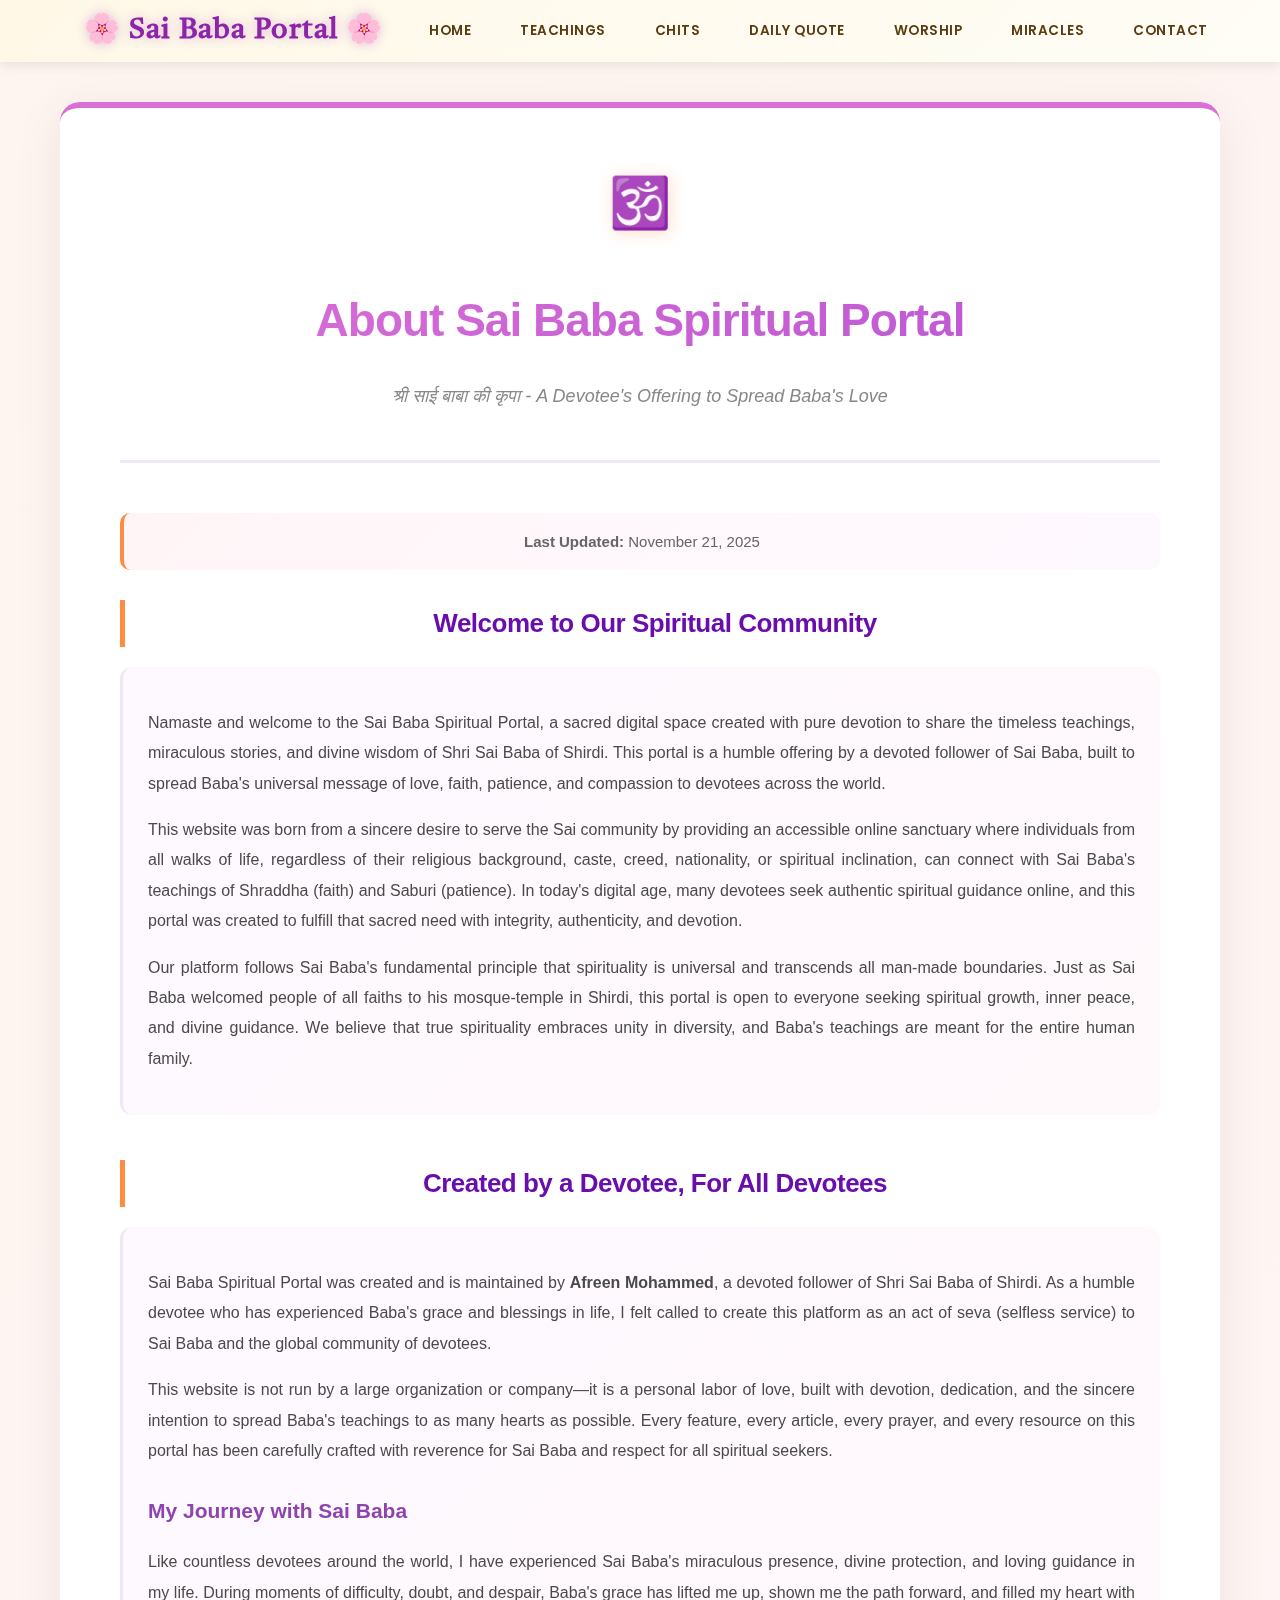
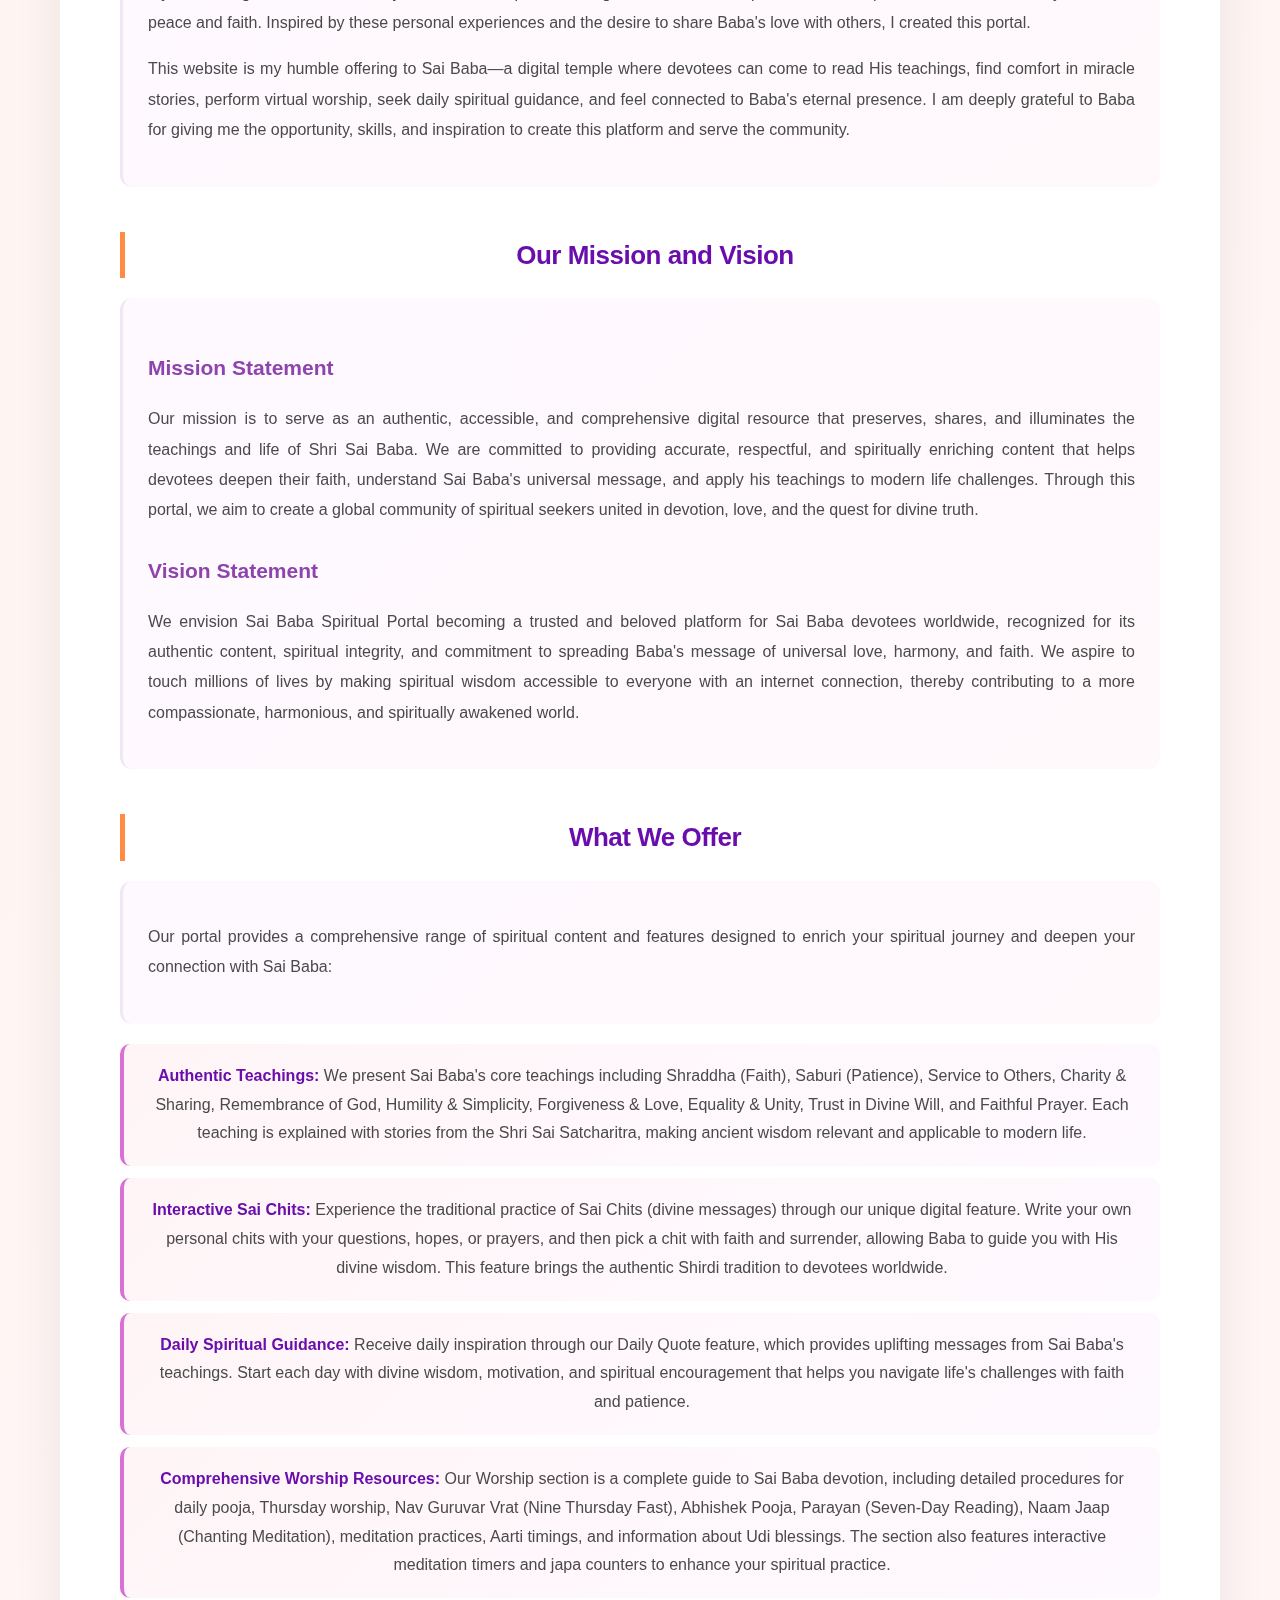
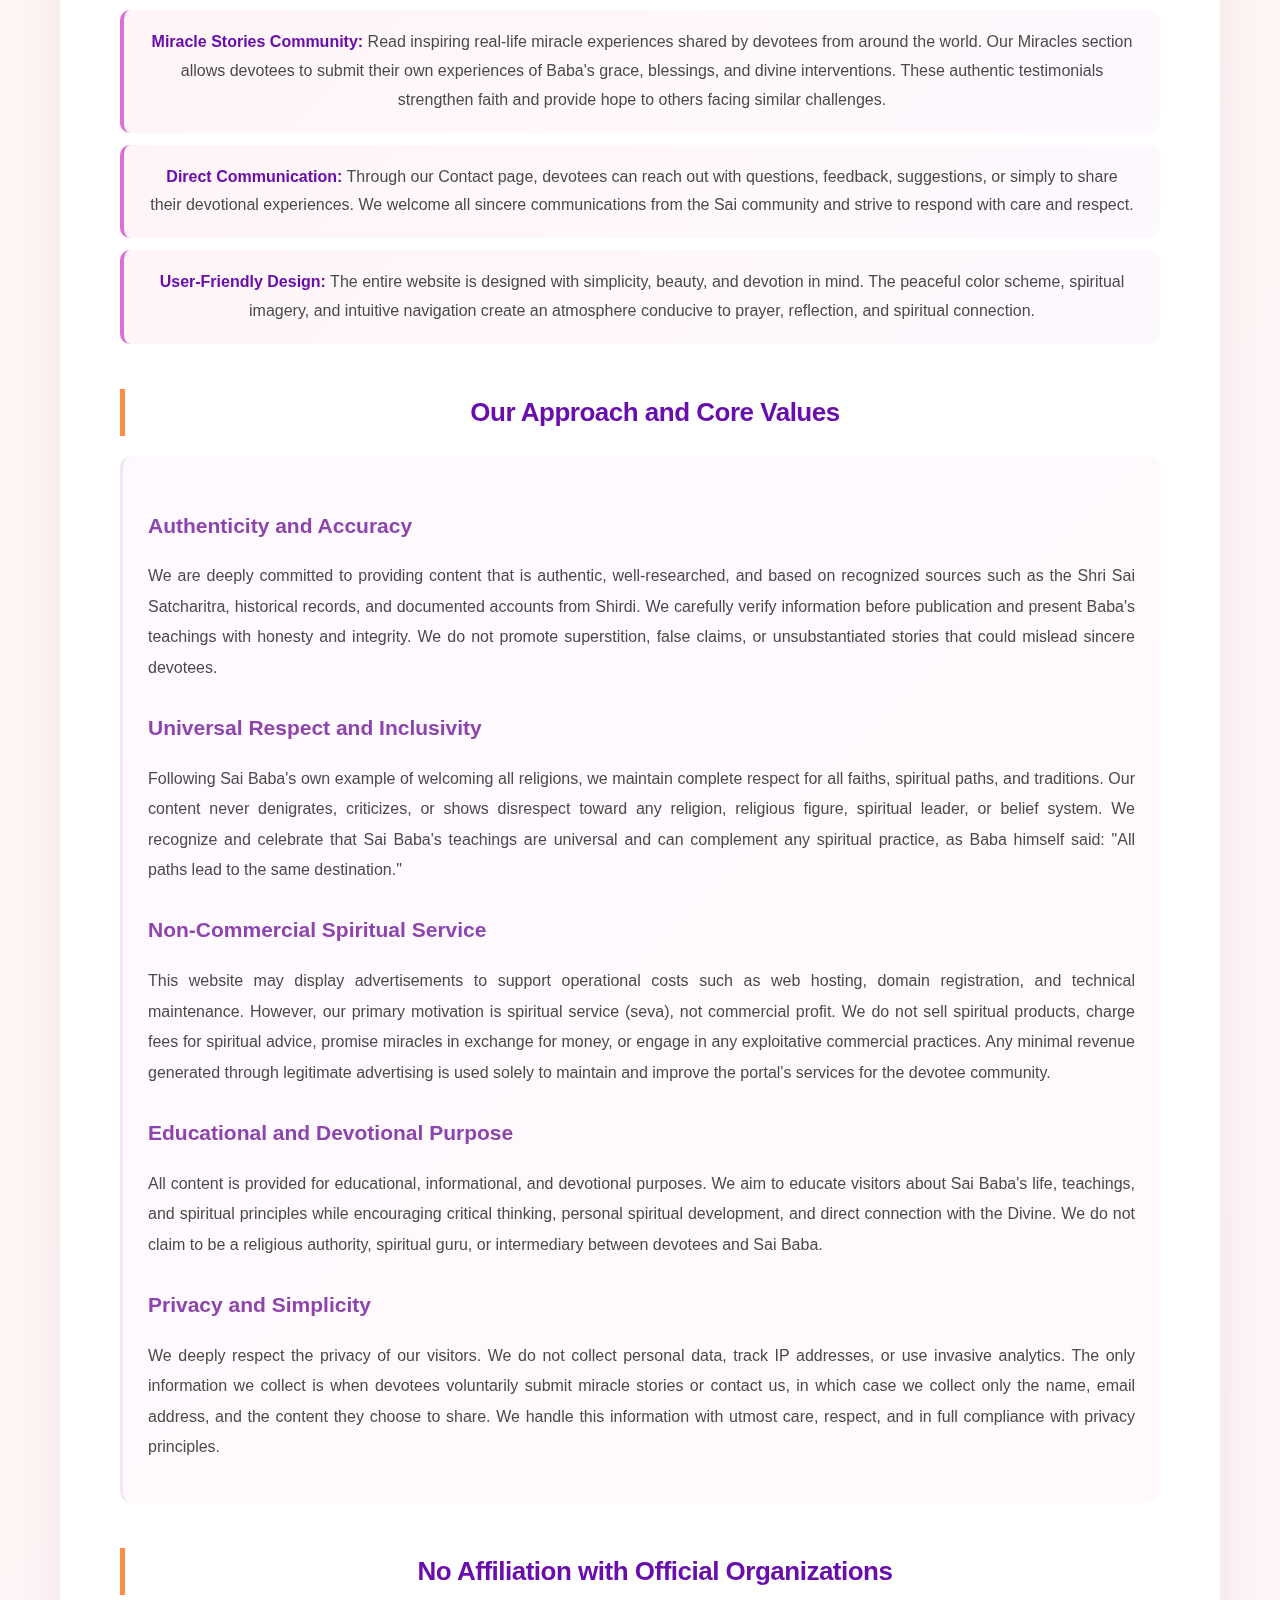
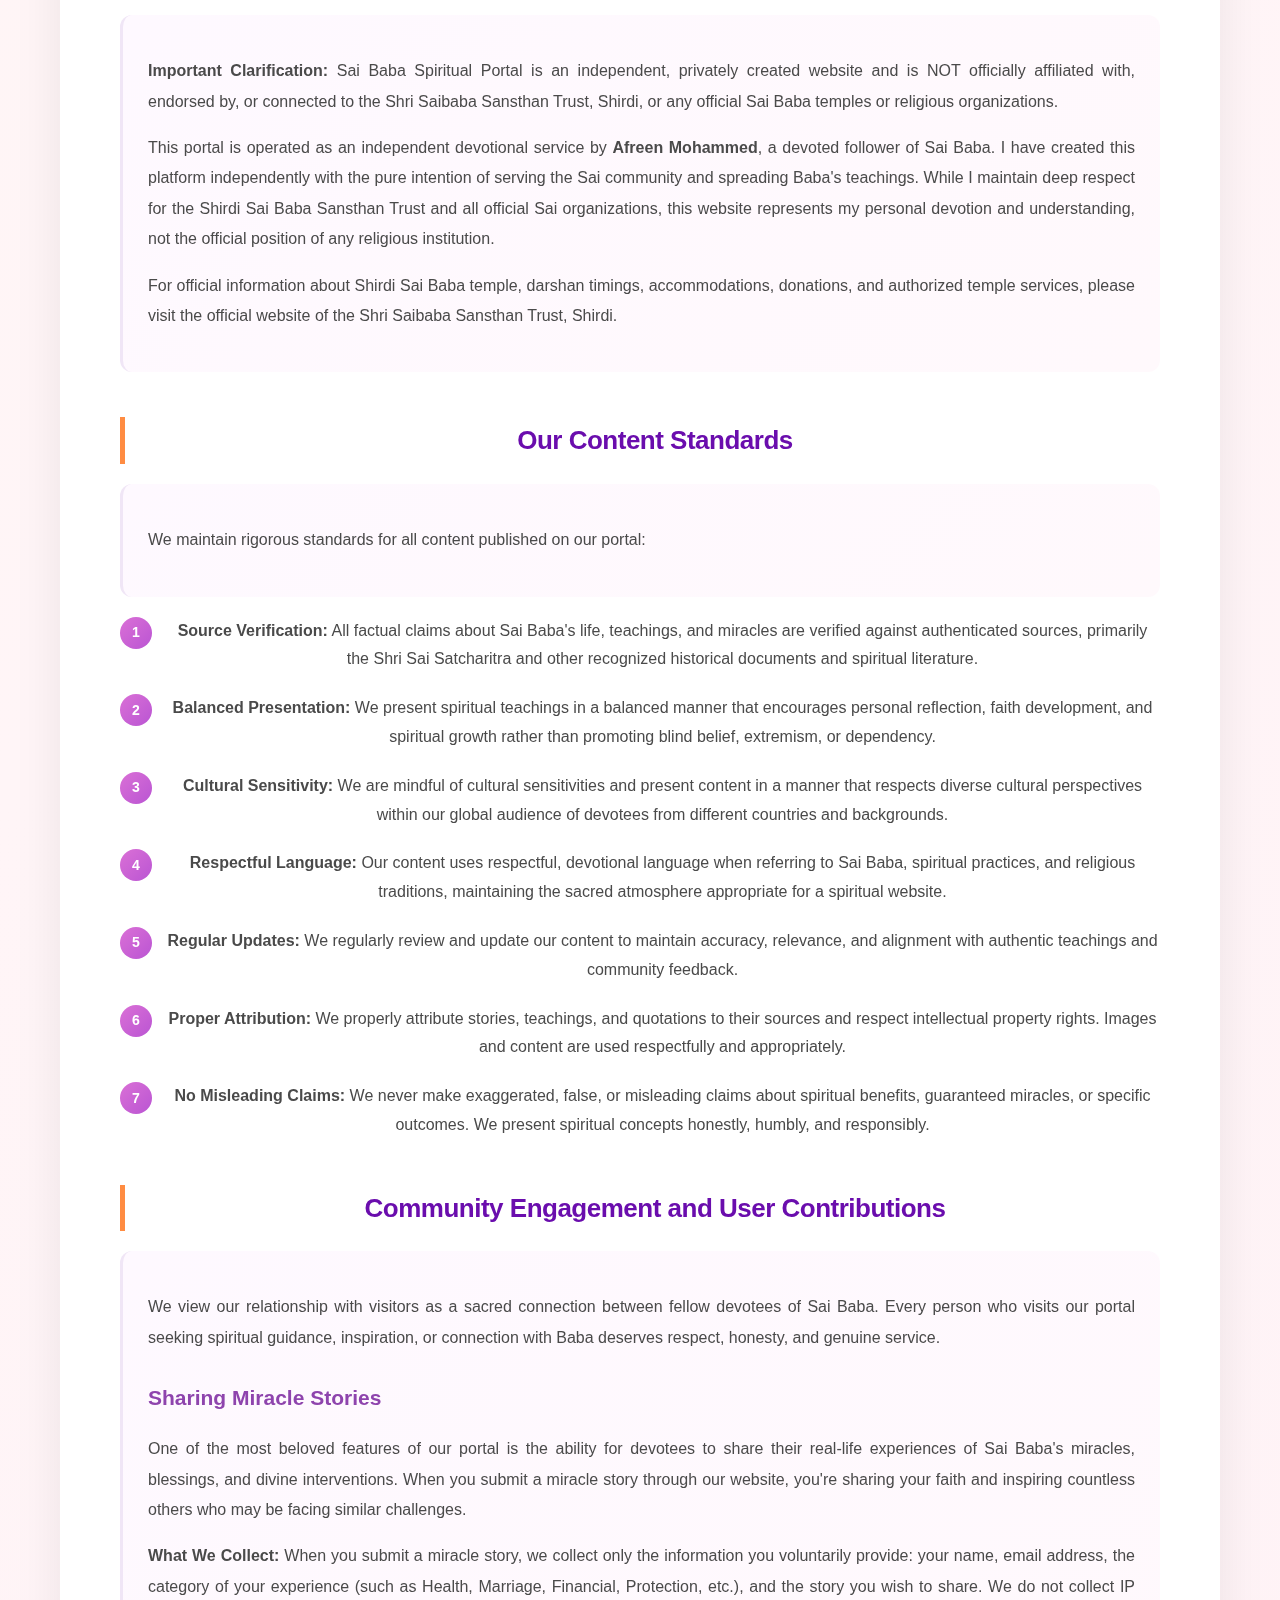
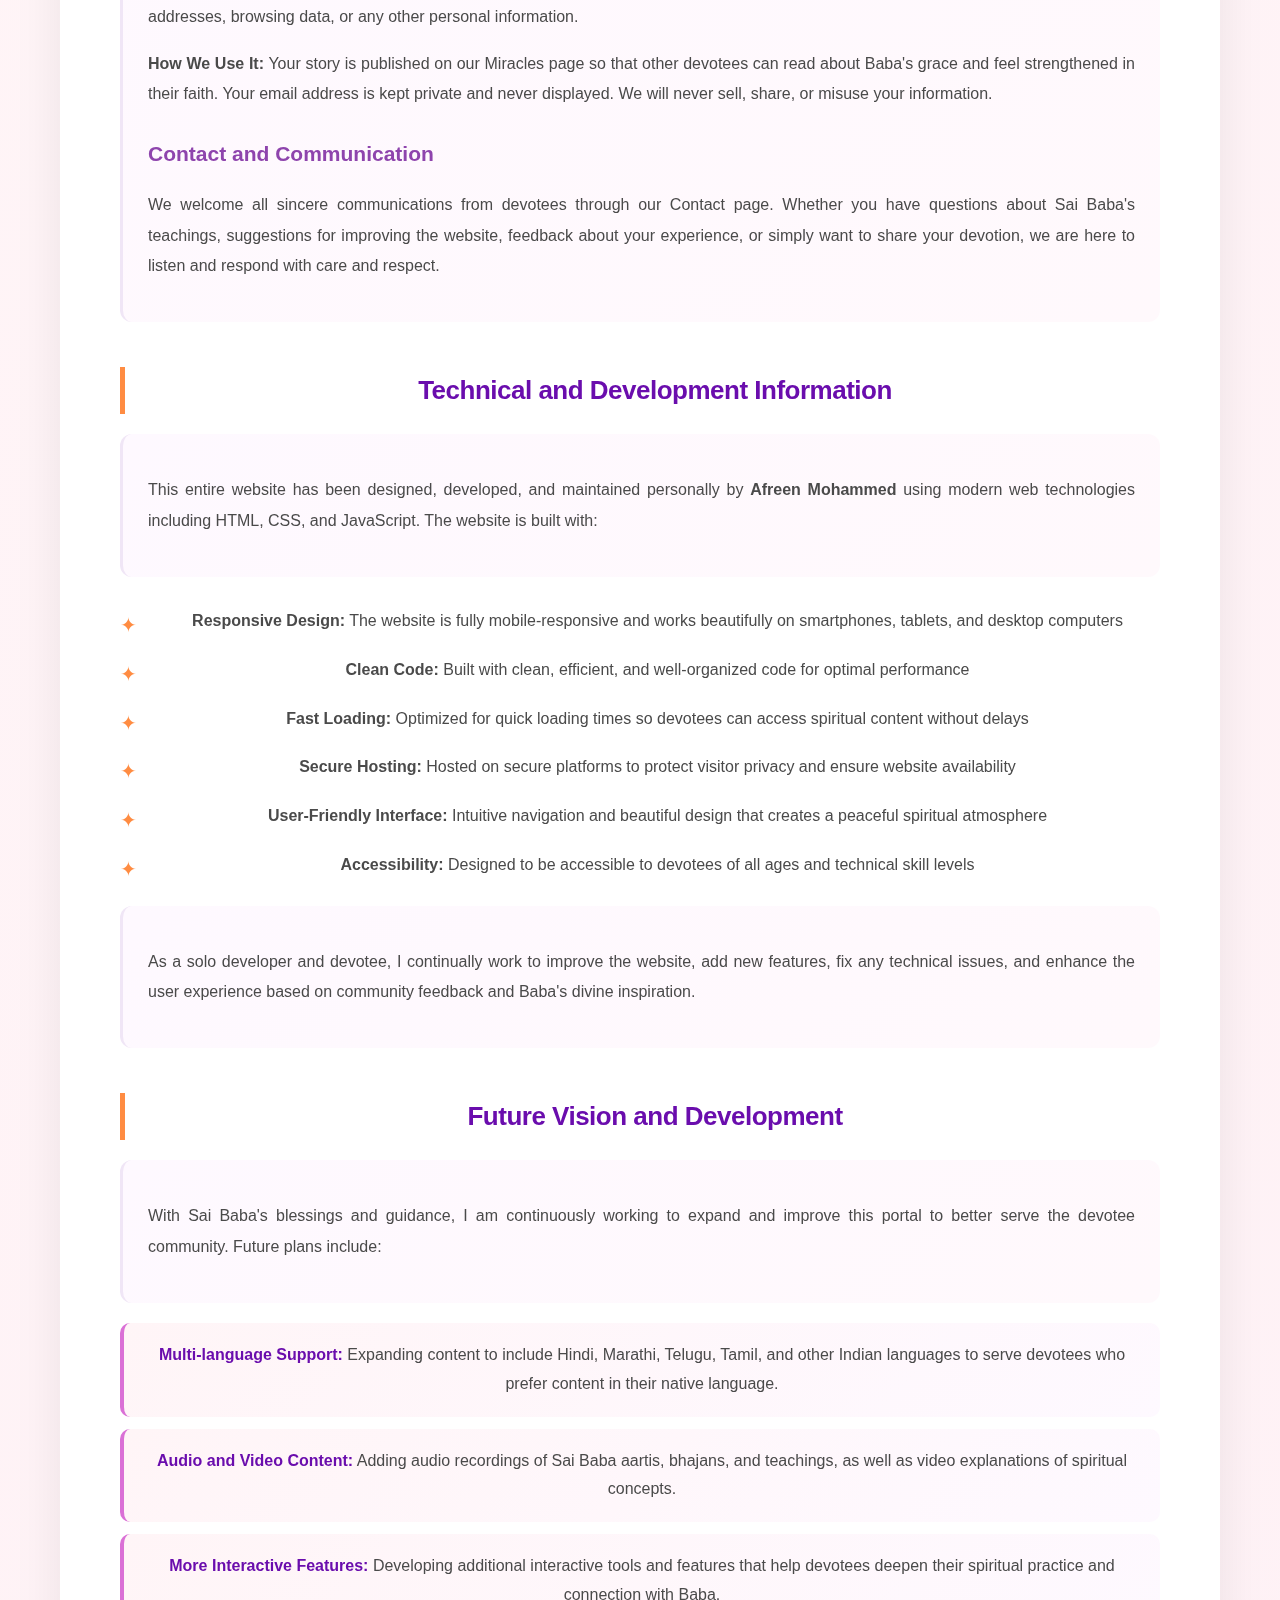
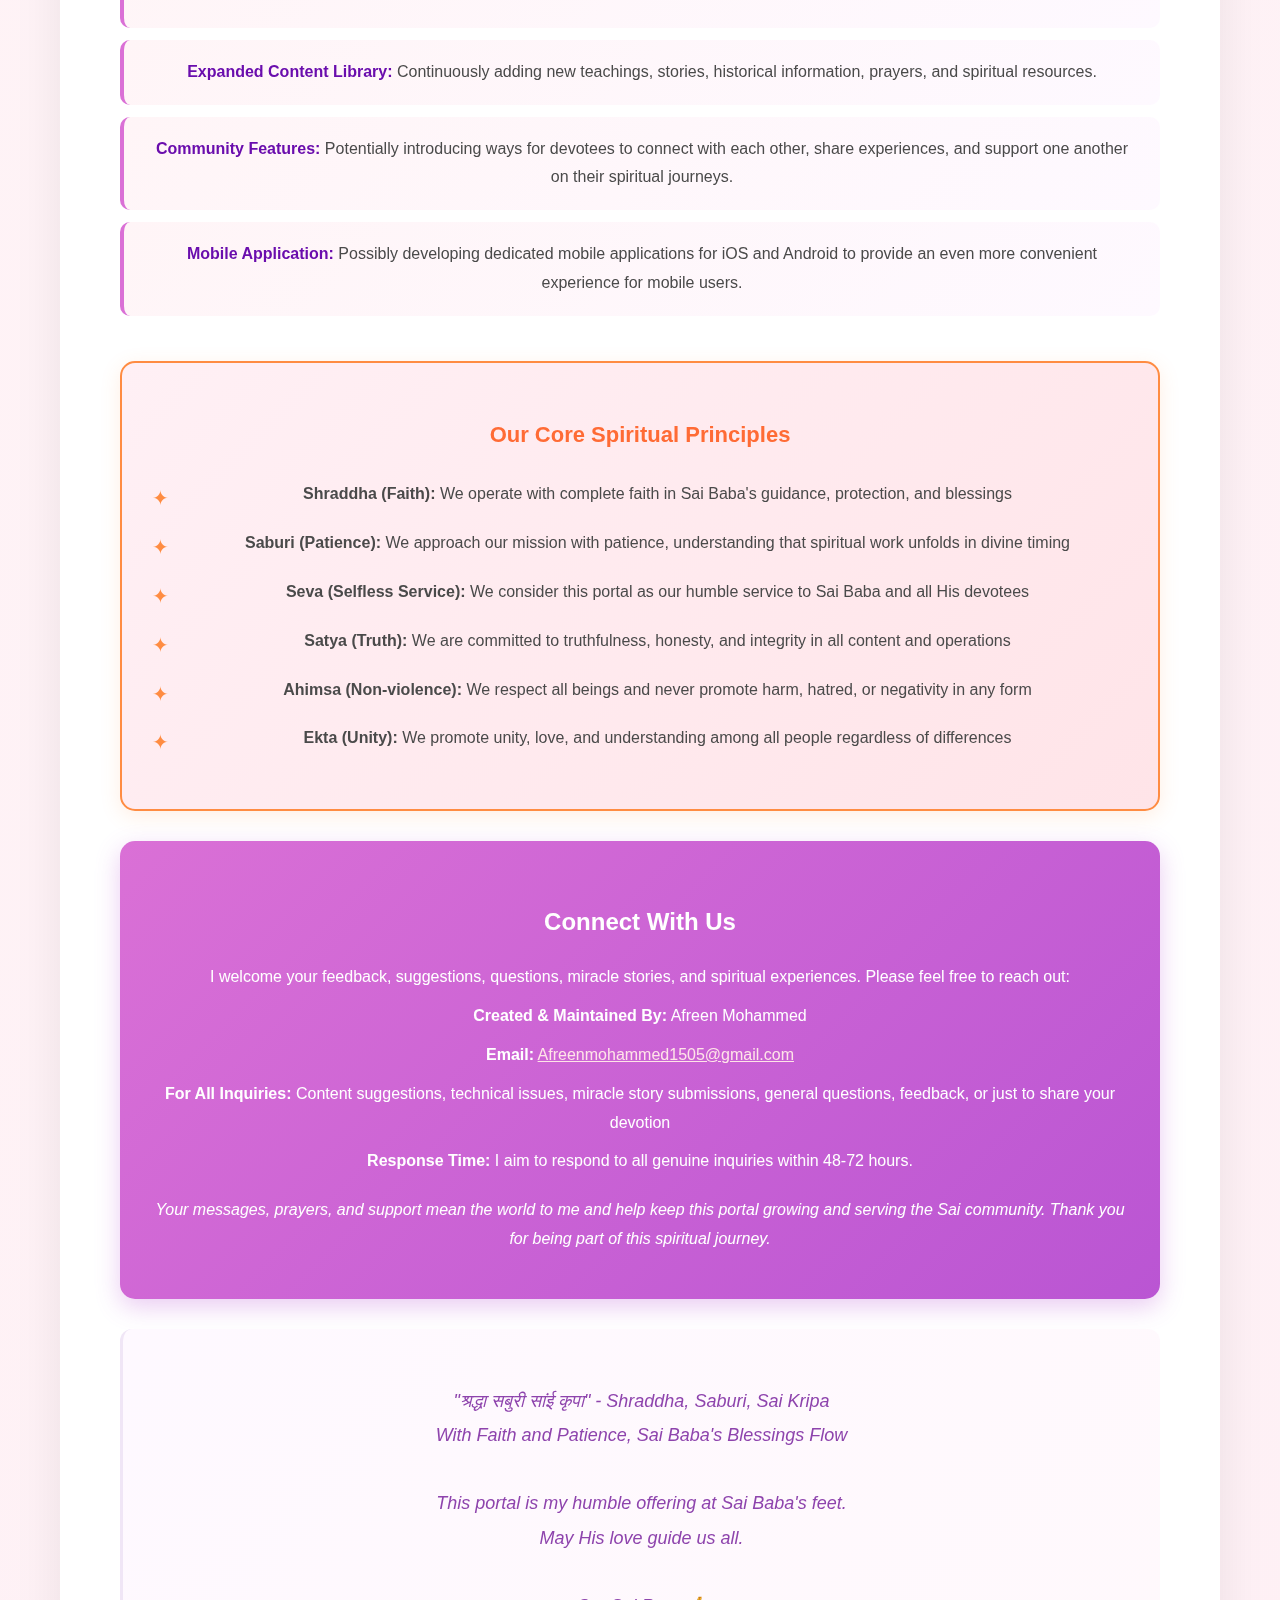
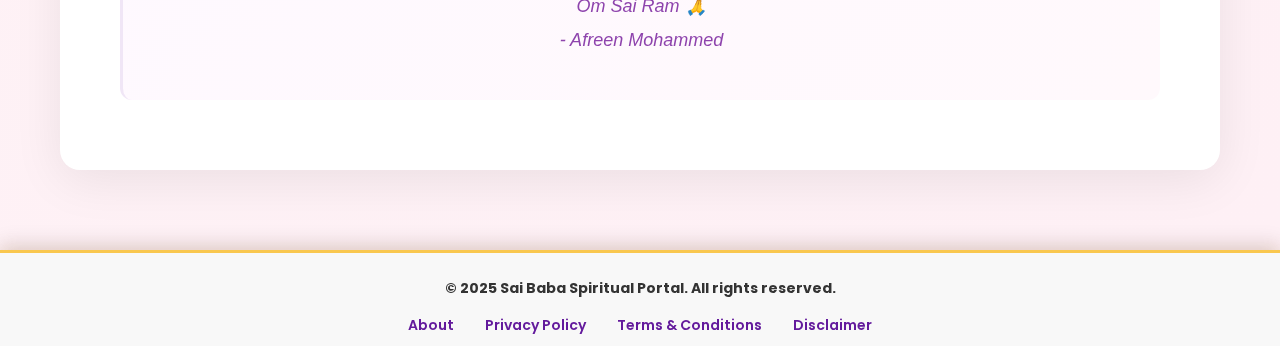
<file: about.html>
<!DOCTYPE html>
<html lang="en">
<head>
    <meta charset="UTF-8">
    <meta name="viewport" content="width=device-width, initial-scale=1.0">
    <title>About Us - Sai Baba Spiritual Portal</title>
    <meta name="description" content="Learn about Sai Baba Spiritual Portal - created by devotee Afreen Mohammed to spread Sai Baba's teachings, miracles, and daily spiritual guidance.">
    <link rel="stylesheet" href="style.css">
    <style>
        /* Isolated styles for legal page body - won't conflict with style.css */
        .legal-page-wrapper {
            font-family: 'Segoe UI', Tahoma, Geneva, Verdana, sans-serif;
            background: linear-gradient(135deg, #fef5f0 0%, #fff5f7 50%, #fef0f5 100%);
            color: #4a4a4a;
            line-height: 1.8;
            padding: 40px 0 80px 0;
            min-height: 100vh;
        }

        .legal-page-wrapper * {
            box-sizing: border-box;
        }

        .legal-page-wrapper .content-wrapper {
            max-width: 1200px;
            margin: 0 auto;
            padding: 0 20px;
        }

        .legal-page-wrapper .page-container {
            background: white;
            padding: 50px 60px;
            border-radius: 20px;
            box-shadow: 0 10px 50px rgba(0, 0, 0, 0.08);
            border-top: 6px solid #da70d6;
            animation: fadeIn 0.6s ease;
        }

        @keyframes fadeIn {
            from { opacity: 0; transform: translateY(30px); }
            to { opacity: 1; transform: translateY(0); }
        }

        .legal-page-wrapper .page-header {
            text-align: center;
            margin-bottom: 50px;
            padding-bottom: 30px;
            border-bottom: 3px solid #f0e6f6;
        }

        .legal-page-wrapper .om-symbol {
            font-size: 50px;
            color: #ff8c42;
            margin-bottom: 20px;
            filter: drop-shadow(2px 2px 8px rgba(255, 140, 66, 0.3));
        }

        .legal-page-wrapper .page-title {
            font-size: 46px;
            background: linear-gradient(135deg, #da70d6 0%, #ba55d3 100%);
            -webkit-background-clip: text;
            -webkit-text-fill-color: transparent;
            background-clip: text;
            margin-bottom: 15px;
            font-weight: 700;
            letter-spacing: -1px;
        }

        .legal-page-wrapper .page-subtitle {
            font-size: 18px;
            color: #888;
            font-style: italic;
            font-weight: 400;
        }

        .legal-page-wrapper .effective-date {
            background: linear-gradient(135deg, #fff5f7 0%, #fef9ff 100%);
            padding: 15px 25px;
            border-radius: 10px;
            border-left: 4px solid #ff8c42;
            margin-bottom: 30px;
            font-size: 15px;
            color: #666;
            font-weight: 500;
        }

        .legal-page-wrapper .section {
            margin-bottom: 45px;
        }

        .legal-page-wrapper .section-title {
            font-size: 26px;
            color: #6a0dad;
            margin-bottom: 20px;
            padding-left: 25px;
            border-left: 5px solid #ff8c42;
            font-weight: 600;
            letter-spacing: -0.5px;
        }

        .legal-page-wrapper .section-content {
            font-size: 16px;
            text-align: justify;
            margin-bottom: 20px;
            padding: 25px;
            background: linear-gradient(135deg, #fef9ff 0%, #fff9fc 100%);
            border-radius: 12px;
            border-left: 3px solid #f0e6f6;
            line-height: 1.9;
        }

        .legal-page-wrapper .subsection-title {
            font-size: 21px;
            color: #8e44ad;
            margin: 25px 0 15px 0;
            font-weight: 600;
        }

        .legal-page-wrapper .list-item {
            padding: 18px 25px;
            margin: 12px 0;
            background: linear-gradient(135deg, #fff5f7 0%, #fef9ff 100%);
            border-radius: 10px;
            border-left: 4px solid #da70d6;
            transition: all 0.3s ease;
            line-height: 1.8;
        }

        .legal-page-wrapper .list-item:hover {
            background: linear-gradient(135deg, #fef0f5 0%, #fff5f7 100%);
            transform: translateX(8px);
            box-shadow: 0 4px 15px rgba(218, 112, 214, 0.2);
        }

        .legal-page-wrapper .list-item strong {
            color: #6a0dad;
            font-weight: 600;
        }

        .legal-page-wrapper .highlight-box {
            background: linear-gradient(135deg, #fff0f5 0%, #ffe4e8 100%);
            padding: 30px;
            border-radius: 15px;
            border: 2px solid #ff8c42;
            margin: 30px 0;
            box-shadow: 0 5px 20px rgba(255, 140, 66, 0.15);
        }

        .legal-page-wrapper .highlight-box h3 {
            color: #ff6b35;
            margin-bottom: 15px;
            font-size: 22px;
        }

        .legal-page-wrapper .contact-info {
            background: linear-gradient(135deg, #da70d6 0%, #ba55d3 100%);
            color: white;
            padding: 35px;
            border-radius: 15px;
            margin: 30px 0;
            box-shadow: 0 8px 25px rgba(186, 85, 211, 0.3);
        }

        .legal-page-wrapper .contact-info h3 {
            margin-bottom: 20px;
            font-size: 24px;
            color: white;
        }

        .legal-page-wrapper .contact-info p {
            margin: 10px 0;
            font-size: 16px;
            line-height: 1.8;
        }

        .legal-page-wrapper .contact-info a {
            color: #ffe4e8;
            text-decoration: underline;
            transition: color 0.3s ease;
        }

        .legal-page-wrapper .contact-info a:hover {
            color: white;
        }

        .legal-page-wrapper .numbered-list {
            counter-reset: item;
            list-style: none;
            padding-left: 0;
        }

        .legal-page-wrapper .numbered-list li {
            counter-increment: item;
            margin-bottom: 20px;
            padding-left: 45px;
            position: relative;
            line-height: 1.8;
        }

        .legal-page-wrapper .numbered-list li:before {
            content: counter(item);
            position: absolute;
            left: 0;
            top: 0;
            background: linear-gradient(135deg, #da70d6 0%, #ba55d3 100%);
            color: white;
            width: 32px;
            height: 32px;
            border-radius: 50%;
            display: flex;
            align-items: center;
            justify-content: center;
            font-weight: bold;
            font-size: 14px;
        }

        .legal-page-wrapper .bullet-list {
            padding-left: 0;
            list-style: none;
        }

        .legal-page-wrapper .bullet-list li {
            padding: 10px 0 10px 35px;
            position: relative;
            line-height: 1.8;
        }

        .legal-page-wrapper .bullet-list li:before {
            content: "✦";
            position: absolute;
            left: 0;
            color: #ff8c42;
            font-size: 20px;
        }

        @media (max-width: 768px) {
            .legal-page-wrapper .content-wrapper {
                padding: 0 15px;
            }

            .legal-page-wrapper .page-container {
                padding: 30px 20px;
            }

            .legal-page-wrapper .page-title {
                font-size: 32px;
            }

            .legal-page-wrapper .section-title {
                font-size: 22px;
                padding-left: 15px;
            }

            .legal-page-wrapper .om-symbol {
                font-size: 40px;
            }
        }
    </style>
</head>
<body>
    <!-- Header & Navigation -->
    <header class="site-header">
        <div class="container header-inner">
            <a href="index.html" class="brand">🌸 Sai Baba Portal 🌸</a>
            <nav class="main-nav">
                <a href="index.html">Home</a>
                <a href="teachings.html">Teachings</a>
                <a href="chits.html">Chits</a>
                <a href="daily-quote.html">Daily Quote</a>
                <a href="worship.html">Worship</a>
                <a href="miracles.html">Miracles</a>
                <a href="contact.html">Contact</a>
            </nav>
        </div>
    </header>

    <!-- Main Content with Isolated Wrapper -->
    <div class="legal-page-wrapper">
        <div class="content-wrapper">
            <div class="page-container">
                <div class="page-header">
                    <div class="om-symbol">🕉️</div>
                    <h1 class="page-title">About Sai Baba Spiritual Portal</h1>
                    <p class="page-subtitle">श्री साई बाबा की कृपा - A Devotee's Offering to Spread Baba's Love</p>
                </div>

                <div class="effective-date">
                    <strong>Last Updated:</strong> November 21, 2025
                </div>

                <div class="section">
                    <h2 class="section-title">Welcome to Our Spiritual Community</h2>
                    <div class="section-content">
                        <p>Namaste and welcome to the Sai Baba Spiritual Portal, a sacred digital space created with pure devotion to share the timeless teachings, miraculous stories, and divine wisdom of Shri Sai Baba of Shirdi. This portal is a humble offering by a devoted follower of Sai Baba, built to spread Baba's universal message of love, faith, patience, and compassion to devotees across the world.</p>
                        
                        <p>This website was born from a sincere desire to serve the Sai community by providing an accessible online sanctuary where individuals from all walks of life, regardless of their religious background, caste, creed, nationality, or spiritual inclination, can connect with Sai Baba's teachings of Shraddha (faith) and Saburi (patience). In today's digital age, many devotees seek authentic spiritual guidance online, and this portal was created to fulfill that sacred need with integrity, authenticity, and devotion.</p>

                        <p>Our platform follows Sai Baba's fundamental principle that spirituality is universal and transcends all man-made boundaries. Just as Sai Baba welcomed people of all faiths to his mosque-temple in Shirdi, this portal is open to everyone seeking spiritual growth, inner peace, and divine guidance. We believe that true spirituality embraces unity in diversity, and Baba's teachings are meant for the entire human family.</p>
                    </div>
                </div>

                <div class="section">
                    <h2 class="section-title">Created by a Devotee, For All Devotees</h2>
                    <div class="section-content">
                        <p>Sai Baba Spiritual Portal was created and is maintained by <strong>Afreen Mohammed</strong>, a devoted follower of Shri Sai Baba of Shirdi. As a humble devotee who has experienced Baba's grace and blessings in life, I felt called to create this platform as an act of seva (selfless service) to Sai Baba and the global community of devotees.</p>
                        
                        <p>This website is not run by a large organization or company—it is a personal labor of love, built with devotion, dedication, and the sincere intention to spread Baba's teachings to as many hearts as possible. Every feature, every article, every prayer, and every resource on this portal has been carefully crafted with reverence for Sai Baba and respect for all spiritual seekers.</p>

                        <h3 class="subsection-title">My Journey with Sai Baba</h3>
                        <p>Like countless devotees around the world, I have experienced Sai Baba's miraculous presence, divine protection, and loving guidance in my life. During moments of difficulty, doubt, and despair, Baba's grace has lifted me up, shown me the path forward, and filled my heart with peace and faith. Inspired by these personal experiences and the desire to share Baba's love with others, I created this portal.</p>
                        
                        <p>This website is my humble offering to Sai Baba—a digital temple where devotees can come to read His teachings, find comfort in miracle stories, perform virtual worship, seek daily spiritual guidance, and feel connected to Baba's eternal presence. I am deeply grateful to Baba for giving me the opportunity, skills, and inspiration to create this platform and serve the community.</p>
                    </div>
                </div>

                <div class="section">
                    <h2 class="section-title">Our Mission and Vision</h2>
                    <div class="section-content">
                        <h3 class="subsection-title">Mission Statement</h3>
                        <p>Our mission is to serve as an authentic, accessible, and comprehensive digital resource that preserves, shares, and illuminates the teachings and life of Shri Sai Baba. We are committed to providing accurate, respectful, and spiritually enriching content that helps devotees deepen their faith, understand Sai Baba's universal message, and apply his teachings to modern life challenges. Through this portal, we aim to create a global community of spiritual seekers united in devotion, love, and the quest for divine truth.</p>

                        <h3 class="subsection-title">Vision Statement</h3>
                        <p>We envision Sai Baba Spiritual Portal becoming a trusted and beloved platform for Sai Baba devotees worldwide, recognized for its authentic content, spiritual integrity, and commitment to spreading Baba's message of universal love, harmony, and faith. We aspire to touch millions of lives by making spiritual wisdom accessible to everyone with an internet connection, thereby contributing to a more compassionate, harmonious, and spiritually awakened world.</p>
                    </div>
                </div>

                <div class="section">
                    <h2 class="section-title">What We Offer</h2>
                    <div class="section-content">
                        <p>Our portal provides a comprehensive range of spiritual content and features designed to enrich your spiritual journey and deepen your connection with Sai Baba:</p>
                    </div>

                    <div class="list-item">
                        <strong>Authentic Teachings:</strong> We present Sai Baba's core teachings including Shraddha (Faith), Saburi (Patience), Service to Others, Charity & Sharing, Remembrance of God, Humility & Simplicity, Forgiveness & Love, Equality & Unity, Trust in Divine Will, and Faithful Prayer. Each teaching is explained with stories from the Shri Sai Satcharitra, making ancient wisdom relevant and applicable to modern life.
                    </div>

                    <div class="list-item">
                        <strong>Interactive Sai Chits:</strong> Experience the traditional practice of Sai Chits (divine messages) through our unique digital feature. Write your own personal chits with your questions, hopes, or prayers, and then pick a chit with faith and surrender, allowing Baba to guide you with His divine wisdom. This feature brings the authentic Shirdi tradition to devotees worldwide.
                    </div>

                    <div class="list-item">
                        <strong>Daily Spiritual Guidance:</strong> Receive daily inspiration through our Daily Quote feature, which provides uplifting messages from Sai Baba's teachings. Start each day with divine wisdom, motivation, and spiritual encouragement that helps you navigate life's challenges with faith and patience.
                    </div>

                    <div class="list-item">
                        <strong>Comprehensive Worship Resources:</strong> Our Worship section is a complete guide to Sai Baba devotion, including detailed procedures for daily pooja, Thursday worship, Nav Guruvar Vrat (Nine Thursday Fast), Abhishek Pooja, Parayan (Seven-Day Reading), Naam Jaap (Chanting Meditation), meditation practices, Aarti timings, and information about Udi blessings. The section also features interactive meditation timers and japa counters to enhance your spiritual practice.
                    </div>

                    <div class="list-item">
                        <strong>Miracle Stories Community:</strong> Read inspiring real-life miracle experiences shared by devotees from around the world. Our Miracles section allows devotees to submit their own experiences of Baba's grace, blessings, and divine interventions. These authentic testimonials strengthen faith and provide hope to others facing similar challenges.
                    </div>

                    <div class="list-item">
                        <strong>Direct Communication:</strong> Through our Contact page, devotees can reach out with questions, feedback, suggestions, or simply to share their devotional experiences. We welcome all sincere communications from the Sai community and strive to respond with care and respect.
                    </div>

                    <div class="list-item">
                        <strong>User-Friendly Design:</strong> The entire website is designed with simplicity, beauty, and devotion in mind. The peaceful color scheme, spiritual imagery, and intuitive navigation create an atmosphere conducive to prayer, reflection, and spiritual connection.
                    </div>
                </div>

                <div class="section">
                    <h2 class="section-title">Our Approach and Core Values</h2>
                    <div class="section-content">
                        <h3 class="subsection-title">Authenticity and Accuracy</h3>
                        <p>We are deeply committed to providing content that is authentic, well-researched, and based on recognized sources such as the Shri Sai Satcharitra, historical records, and documented accounts from Shirdi. We carefully verify information before publication and present Baba's teachings with honesty and integrity. We do not promote superstition, false claims, or unsubstantiated stories that could mislead sincere devotees.</p>

                        <h3 class="subsection-title">Universal Respect and Inclusivity</h3>
                        <p>Following Sai Baba's own example of welcoming all religions, we maintain complete respect for all faiths, spiritual paths, and traditions. Our content never denigrates, criticizes, or shows disrespect toward any religion, religious figure, spiritual leader, or belief system. We recognize and celebrate that Sai Baba's teachings are universal and can complement any spiritual practice, as Baba himself said: "All paths lead to the same destination."</p>

                        <h3 class="subsection-title">Non-Commercial Spiritual Service</h3>
                        <p>This website may display advertisements to support operational costs such as web hosting, domain registration, and technical maintenance. However, our primary motivation is spiritual service (seva), not commercial profit. We do not sell spiritual products, charge fees for spiritual advice, promise miracles in exchange for money, or engage in any exploitative commercial practices. Any minimal revenue generated through legitimate advertising is used solely to maintain and improve the portal's services for the devotee community.</p>

                        <h3 class="subsection-title">Educational and Devotional Purpose</h3>
                        <p>All content is provided for educational, informational, and devotional purposes. We aim to educate visitors about Sai Baba's life, teachings, and spiritual principles while encouraging critical thinking, personal spiritual development, and direct connection with the Divine. We do not claim to be a religious authority, spiritual guru, or intermediary between devotees and Sai Baba.</p>

                        <h3 class="subsection-title">Privacy and Simplicity</h3>
                        <p>We deeply respect the privacy of our visitors. We do not collect personal data, track IP addresses, or use invasive analytics. The only information we collect is when devotees voluntarily submit miracle stories or contact us, in which case we collect only the name, email address, and the content they choose to share. We handle this information with utmost care, respect, and in full compliance with privacy principles.</p>
                    </div>
                </div>

                <div class="section">
                    <h2 class="section-title">No Affiliation with Official Organizations</h2>
                    <div class="section-content">
                        <p><strong>Important Clarification:</strong> Sai Baba Spiritual Portal is an independent, privately created website and is NOT officially affiliated with, endorsed by, or connected to the Shri Saibaba Sansthan Trust, Shirdi, or any official Sai Baba temples or religious organizations.</p>
                        
                        <p>This portal is operated as an independent devotional service by <strong>Afreen Mohammed</strong>, a devoted follower of Sai Baba. I have created this platform independently with the pure intention of serving the Sai community and spreading Baba's teachings. While I maintain deep respect for the Shirdi Sai Baba Sansthan Trust and all official Sai organizations, this website represents my personal devotion and understanding, not the official position of any religious institution.</p>
                        
                        <p>For official information about Shirdi Sai Baba temple, darshan timings, accommodations, donations, and authorized temple services, please visit the official website of the Shri Saibaba Sansthan Trust, Shirdi.</p>
                    </div>
                </div>

                <div class="section">
                    <h2 class="section-title">Our Content Standards</h2>
                    <div class="section-content">
                        <p>We maintain rigorous standards for all content published on our portal:</p>
                    </div>

                    <ol class="numbered-list">
                        <li><strong>Source Verification:</strong> All factual claims about Sai Baba's life, teachings, and miracles are verified against authenticated sources, primarily the Shri Sai Satcharitra and other recognized historical documents and spiritual literature.</li>
                        
                        <li><strong>Balanced Presentation:</strong> We present spiritual teachings in a balanced manner that encourages personal reflection, faith development, and spiritual growth rather than promoting blind belief, extremism, or dependency.</li>
                        
                        <li><strong>Cultural Sensitivity:</strong> We are mindful of cultural sensitivities and present content in a manner that respects diverse cultural perspectives within our global audience of devotees from different countries and backgrounds.</li>
                        
                        <li><strong>Respectful Language:</strong> Our content uses respectful, devotional language when referring to Sai Baba, spiritual practices, and religious traditions, maintaining the sacred atmosphere appropriate for a spiritual website.</li>
                        
                        <li><strong>Regular Updates:</strong> We regularly review and update our content to maintain accuracy, relevance, and alignment with authentic teachings and community feedback.</li>
                        
                        <li><strong>Proper Attribution:</strong> We properly attribute stories, teachings, and quotations to their sources and respect intellectual property rights. Images and content are used respectfully and appropriately.</li>
                        
                        <li><strong>No Misleading Claims:</strong> We never make exaggerated, false, or misleading claims about spiritual benefits, guaranteed miracles, or specific outcomes. We present spiritual concepts honestly, humbly, and responsibly.</li>
                    </ol>
                </div>

                <div class="section">
                    <h2 class="section-title">Community Engagement and User Contributions</h2>
                    <div class="section-content">
                        <p>We view our relationship with visitors as a sacred connection between fellow devotees of Sai Baba. Every person who visits our portal seeking spiritual guidance, inspiration, or connection with Baba deserves respect, honesty, and genuine service.</p>
                        
                        <h3 class="subsection-title">Sharing Miracle Stories</h3>
                        <p>One of the most beloved features of our portal is the ability for devotees to share their real-life experiences of Sai Baba's miracles, blessings, and divine interventions. When you submit a miracle story through our website, you're sharing your faith and inspiring countless others who may be facing similar challenges.</p>
                        
                        <p><strong>What We Collect:</strong> When you submit a miracle story, we collect only the information you voluntarily provide: your name, email address, the category of your experience (such as Health, Marriage, Financial, Protection, etc.), and the story you wish to share. We do not collect IP addresses, browsing data, or any other personal information.</p>
                        
                        <p><strong>How We Use It:</strong> Your story is published on our Miracles page so that other devotees can read about Baba's grace and feel strengthened in their faith. Your email address is kept private and never displayed. We will never sell, share, or misuse your information.</p>
                        
                        <h3 class="subsection-title">Contact and Communication</h3>
                        <p>We welcome all sincere communications from devotees through our Contact page. Whether you have questions about Sai Baba's teachings, suggestions for improving the website, feedback about your experience, or simply want to share your devotion, we are here to listen and respond with care and respect.</p>
                    </div>
                </div>

                <div class="section">
                    <h2 class="section-title">Technical and Development Information</h2>
                    <div class="section-content">
                        <p>This entire website has been designed, developed, and maintained personally by <strong>Afreen Mohammed</strong> using modern web technologies including HTML, CSS, and JavaScript. The website is built with:</p>
                    </div>

                    <ul class="bullet-list">
                        <li><strong>Responsive Design:</strong> The website is fully mobile-responsive and works beautifully on smartphones, tablets, and desktop computers</li>
                        <li><strong>Clean Code:</strong> Built with clean, efficient, and well-organized code for optimal performance</li>
                        <li><strong>Fast Loading:</strong> Optimized for quick loading times so devotees can access spiritual content without delays</li>
                        <li><strong>Secure Hosting:</strong> Hosted on secure platforms to protect visitor privacy and ensure website availability</li>
                        <li><strong>User-Friendly Interface:</strong> Intuitive navigation and beautiful design that creates a peaceful spiritual atmosphere</li>
                        <li><strong>Accessibility:</strong> Designed to be accessible to devotees of all ages and technical skill levels</li>
                    </ul>

                    <div class="section-content">
                        <p>As a solo developer and devotee, I continually work to improve the website, add new features, fix any technical issues, and enhance the user experience based on community feedback and Baba's divine inspiration.</p>
                    </div>
                </div>

                <div class="section">
                    <h2 class="section-title">Future Vision and Development</h2>
                    <div class="section-content">
                        <p>With Sai Baba's blessings and guidance, I am continuously working to expand and improve this portal to better serve the devotee community. Future plans include:</p>
                    </div>

                    <div class="list-item">
                        <strong>Multi-language Support:</strong> Expanding content to include Hindi, Marathi, Telugu, Tamil, and other Indian languages to serve devotees who prefer content in their native language.
                    </div>

                    <div class="list-item">
                        <strong>Audio and Video Content:</strong> Adding audio recordings of Sai Baba aartis, bhajans, and teachings, as well as video explanations of spiritual concepts.
                    </div>

                    <div class="list-item">
                        <strong>More Interactive Features:</strong> Developing additional interactive tools and features that help devotees deepen their spiritual practice and connection with Baba.
                    </div>

                    <div class="list-item">
                        <strong>Expanded Content Library:</strong> Continuously adding new teachings, stories, historical information, prayers, and spiritual resources.
                    </div>

                    <div class="list-item">
                        <strong>Community Features:</strong> Potentially introducing ways for devotees to connect with each other, share experiences, and support one another on their spiritual journeys.
                    </div>

                    <div class="list-item">
                        <strong>Mobile Application:</strong> Possibly developing dedicated mobile applications for iOS and Android to provide an even more convenient experience for mobile users.
                    </div>
                </div>

                <div class="highlight-box">
                    <h3>Our Core Spiritual Principles</h3>
                    <ul class="bullet-list">
                        <li><strong>Shraddha (Faith):</strong> We operate with complete faith in Sai Baba's guidance, protection, and blessings</li>
                        <li><strong>Saburi (Patience):</strong> We approach our mission with patience, understanding that spiritual work unfolds in divine timing</li>
                        <li><strong>Seva (Selfless Service):</strong> We consider this portal as our humble service to Sai Baba and all His devotees</li>
                        <li><strong>Satya (Truth):</strong> We are committed to truthfulness, honesty, and integrity in all content and operations</li>
                        <li><strong>Ahimsa (Non-violence):</strong> We respect all beings and never promote harm, hatred, or negativity in any form</li>
                        <li><strong>Ekta (Unity):</strong> We promote unity, love, and understanding among all people regardless of differences</li>
                    </ul>
                </div>

                <div class="contact-info">
                    <h3>Connect With Us</h3>
                    <p>I welcome your feedback, suggestions, questions, miracle stories, and spiritual experiences. Please feel free to reach out:</p>
                    <p><strong>Created & Maintained By:</strong> Afreen Mohammed</p>
                    <p><strong>Email:</strong> <a href="mailto:Afreenmohammed1505@gmail.com">Afreenmohammed1505@gmail.com</a></p>
                    <p><strong>For All Inquiries:</strong> Content suggestions, technical issues, miracle story submissions, general questions, feedback, or just to share your devotion</p>
                    <p><strong>Response Time:</strong> I aim to respond to all genuine inquiries within 48-72 hours.</p>
                    <p style="margin-top: 20px; font-style: italic;">Your messages, prayers, and support mean the world to me and help keep this portal growing and serving the Sai community. Thank you for being part of this spiritual journey.</p>
                </div>

                <div class="section-content">
                    <p style="text-align: center; font-style: italic; color: #8e44ad; font-size: 18px; margin-top: 30px;">
                        "श्रद्धा सबुरी सांई कृपा" - Shraddha, Saburi, Sai Kripa<br>
                        With Faith and Patience, Sai Baba's Blessings Flow<br><br>
                        This portal is my humble offering at Sai Baba's feet.<br>
                        May His love guide us all.<br><br>
                        Om Sai Ram 🙏<br>
                        - Afreen Mohammed
                    </p>
                </div>
            </div>
        </div>
    </div>

    <!-- Footer -->
    <footer class="site-footer">
        <p>© 2025 Sai Baba Spiritual Portal. All rights reserved.</p>
        <div class="footer-links">
            <a href="about.html">About</a>
            <a href="privacy-policy.html">Privacy Policy</a>
            <a href="terms.html">Terms & Conditions</a>
            <a href="disclaimer.html">Disclaimer</a>
        </div>
    </footer>
</body>
</html>
</file>
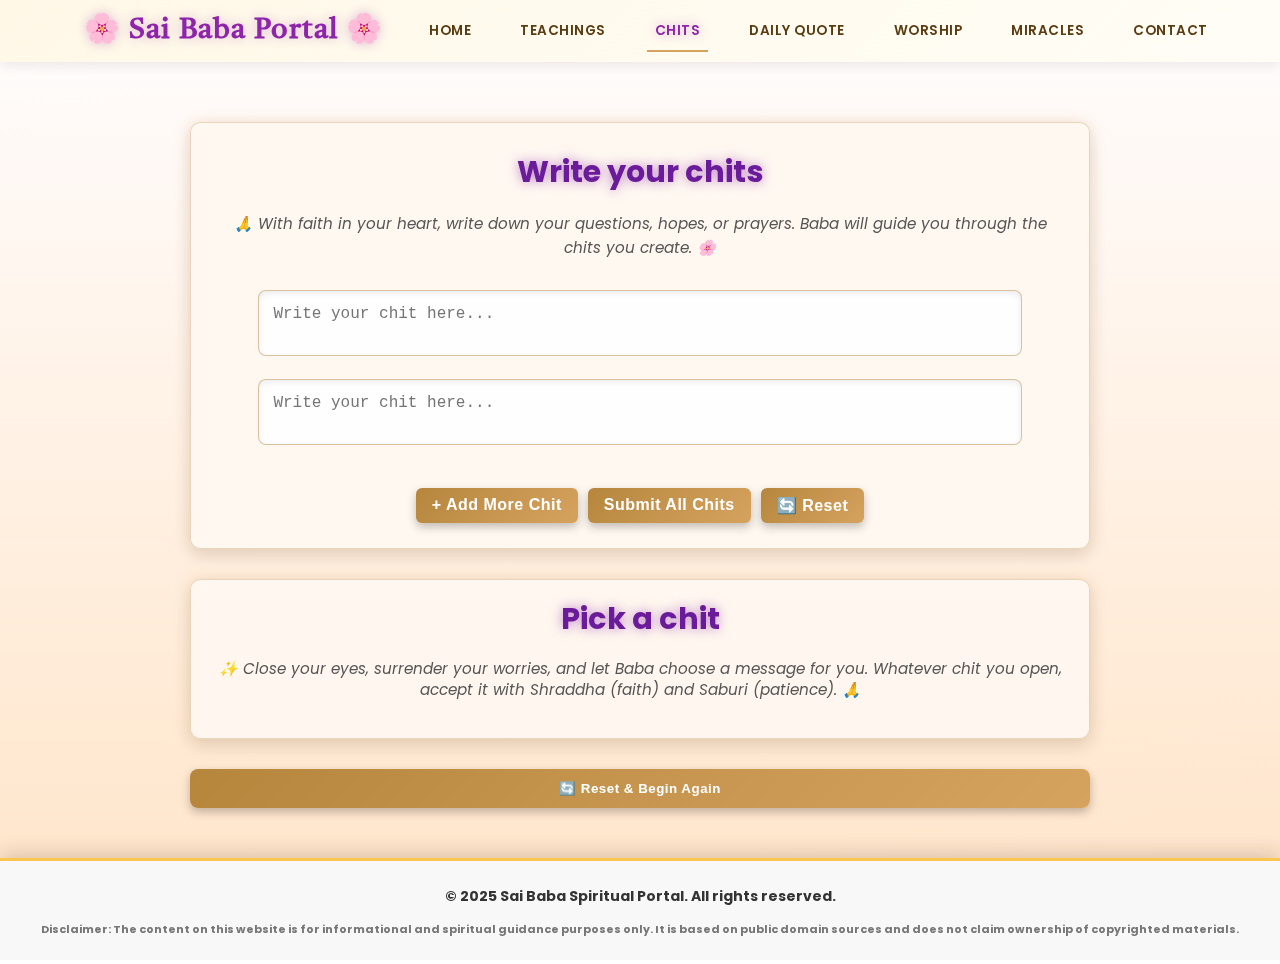
<file: chits.html>
<!DOCTYPE html>
<html lang="en">
<head>
  <meta charset="UTF-8">

  <!-- Page Title -->
  <title>Sai Baba Chits – Ask & Receive Divine Guidance | Sai Baba Spiritual Portal</title>

  <!-- Mobile Friendly -->
  <meta name="viewport" content="width=device-width, initial-scale=1.0">

  <!-- SEO Description -->
  <meta name="description" content="Create your own faith-based Sai Baba Chits and let divine guidance choose your answer. Inspired by Shraddha and Saburi, this interactive spiritual tool helps devotees seek clarity with devotion.">

  <!-- Keywords -->
  <meta name="keywords" content="Sai Baba Chits, Sai Baba guidance, Shirdi Sai Baba answers, divine chit game, faith based guidance, Shraddha Saburi, spiritual decision making">

  <!-- Canonical URL -->
  <link rel="canonical" href="https://saibabaspiritualportal.github.io/Sai-Baba-Spiritual-Portal/chits.html">

  <!-- Open Graph -->
  <meta property="og:title" content="Sai Baba Chits – Divine Guidance Tool">
  <meta property="og:description" content="Write chits, shuffle, and let Sai Baba guide you through a faith-based experience.">
  <meta property="og:type" content="website">
  <meta property="og:url" content="https://saibabaspiritualportal.github.io/Sai-Baba-Spiritual-Portal/chits.html">
  <!-- <meta property="og:image" content="ADD-IMAGE-LINK-HERE"> -->

  <!-- Twitter Card -->
  <meta name="twitter:card" content="summary_large_image">
  <meta name="twitter:title" content="Sai Baba Chits – Divine Guidance">
  <meta name="twitter:description" content="Write chits, shuffle, and pick one with full faith & patience.">

  <!-- Structured Data (JSON-LD) -->
  <script type="application/ld+json">
  {
    "@context": "https://schema.org",
    "@type": "WebPage",
    "name": "Sai Baba Chits",
    "url": "https://saibabaspiritualportal.github.io/Sai-Baba-Spiritual-Portal/chits.html",
    "description": "An interactive spiritual tool to write and pick Sai Baba chits for divine guidance.",
    "publisher": {
      "@type": "Organization",
      "name": "Sai Baba Spiritual Portal"
    }
  }
  </script>

  <!-- Google Fonts -->
  <link href="https://fonts.googleapis.com/css2?family=Poppins:wght@400;600&family=Philosopher&display=swap" rel="stylesheet">

  <!-- CSS -->
  <link rel="stylesheet" href="style.css">
</head>
<body>

    <!-- Header -->
  <header class="site-header">
    <div class="container header-inner">
      <a href="index.html" class="brand">🌸 Sai Baba Portal 🌸</a>
      <nav class="main-nav">
        <a href="index.html">Home</a>
        <a href="teachings.html">Teachings</a>
        <a href="chits.html" class="active">Chits</a>
        <a href="daily-quote.html">Daily Quote</a>
        <a href="worship.html">Worship</a>
        <a href="miracles.html">Miracles</a>
        <a href="contact.html">Contact</a>
      </nav>
    </div>
  </header>

  <div class="game-container">

<!-- Chit Input Section -->
<div class="chit-input-section">
  <h2>Write your chits</h2>
  <p class="instructions">
    🙏 With faith in your heart, write down your questions, hopes, or prayers. 
    Baba will guide you through the chits you create. 🌸
  </p>

  <div id="chitInputs">
    <div class="chit-box">
      <textarea placeholder="Write your chit here..." maxlength="200"></textarea>
    </div>
    <div class="chit-box">
      <textarea placeholder="Write your chit here..." maxlength="200"></textarea>
    </div>
  </div>

  <div class="button-container">
    <button id="addChit">+ Add More Chit</button>
    <button id="submitAllChits">Submit All Chits</button>
    <button id="resetGame">🔄 Reset</button> <!-- Reset button moved here -->
  </div>
</div>
    
    <!-- Shuffled Chits Section -->
    <div class="chit-display-section">
      <h2>Pick a chit</h2>
      <p class="instructions">✨ Close your eyes, surrender your worries, and let Baba choose a message for you. Whatever chit you open, accept it with Shraddha (faith) and Saburi (patience). 🙏</p>
      <div id="chitPool"></div>
    </div>

    <!-- Bottom Reset Button -->
<button id="bottomReset">🔄 Reset & Begin Again</button>

  
  </div>

  <!-- JS -->
  <script src="script.js"></script>

<!-- Footer -->
<footer class="site-footer">
  <p>© 2025 Sai Baba Spiritual Portal. All rights reserved.</p>
  <p class="disclaimer">
    Disclaimer: The content on this website is for informational and spiritual guidance purposes only. 
    It is based on public domain sources and does not claim ownership of copyrighted materials.
  </p>
</footer>
</html>
</file>
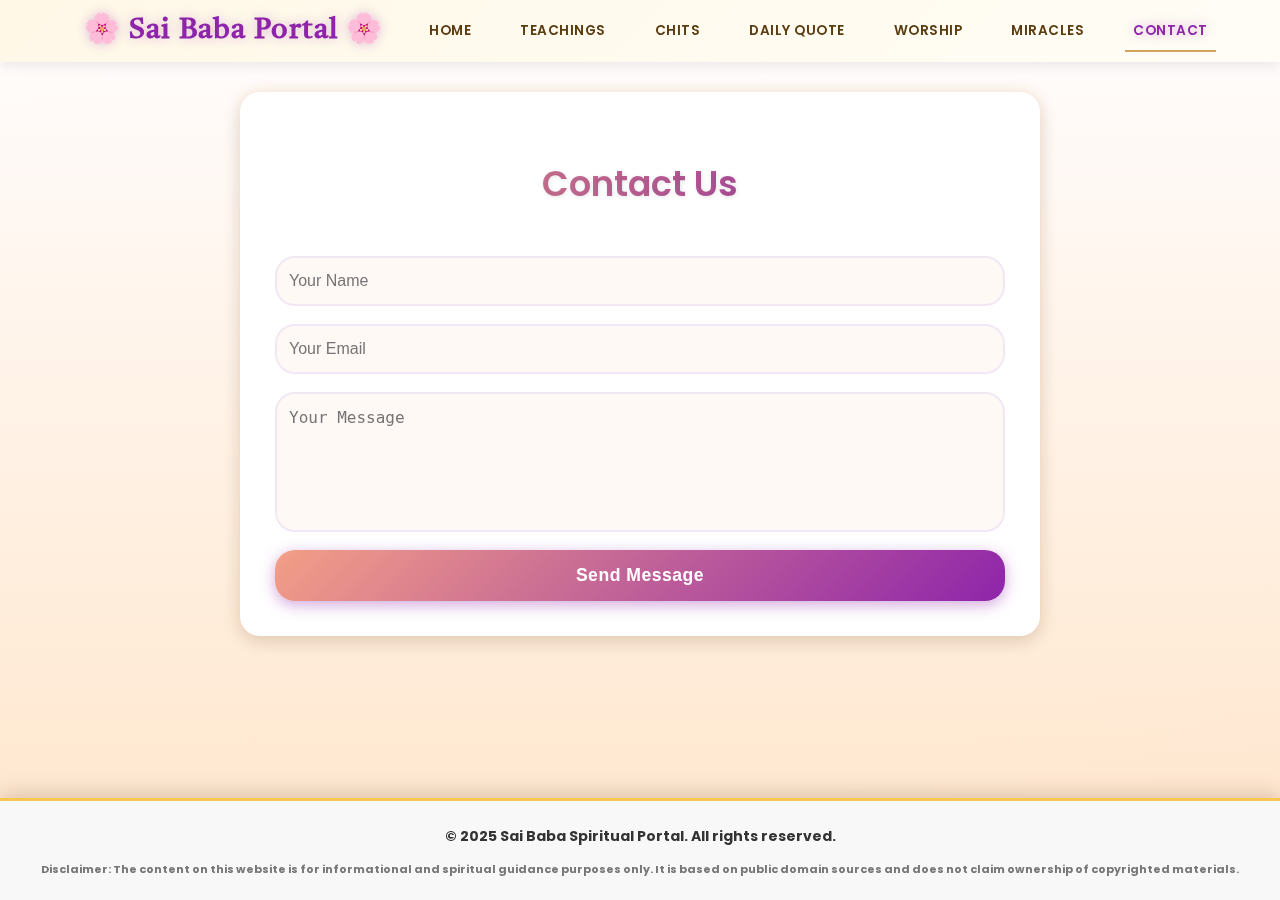
<file: Contact.html>
<!DOCTYPE html>
<html lang="en">
<head>
  <meta charset="UTF-8">
  <meta name="viewport" content="width=device-width, initial-scale=1.0">
  <title>Luxury Gold Contact Form</title>
  
  <!-- Google Fonts -->
  <link href="https://fonts.googleapis.com/css2?family=Poppins:wght@400;600&display=swap" rel="stylesheet">
  
  <!-- External CSS -->
  <link rel="stylesheet" href="style.css">

  <style>
    /* ============================= */
/* Luxury Devotional Contact Form (Styled to Portal Theme) */
/* ============================= */
.contact-form {
  max-width: 800px;
  margin: 30px auto;
  padding: 35px;
  background: var(--card);
  border-radius: var(--radius);
  box-shadow: var(--shadow), var(--glow);
  font-family: 'Poppins', sans-serif;
  color: #4a148c;
  display: flex;
  flex-direction: column;
  gap: 18px;
  position: relative;
  overflow: hidden;

  /* Entrance animation */
  animation: formFadeIn 1s ease forwards;
}

.contact-form::before {
  content: '';
  position: absolute;
  top: -6px; left: -6px; right: -6px; bottom: -6px;
  border: 2px solid var(--accent-2);
  border-radius: calc(var(--radius) + 2px);
  pointer-events: none;

  /* Glowing border animation */
  animation: portalGlow 2s infinite alternate;
}

.contact-form h2 {
  text-align: center;
  font-size: 2.2rem;
  font-weight: 600;
  color: var(--accent);
  margin-bottom: 25px;
  text-shadow: 1px 1px 4px rgba(0,0,0,0.1);

  /* Slight gradient shimmer */
  background: linear-gradient(90deg, var(--accent-2), var(--accent));
  background-clip: text;
  -webkit-background-clip: text;
  color: transparent;
  animation: shimmer 3s infinite linear;
}

.contact-form input,
.contact-form textarea {
  width: 100%;
  padding: 14px 12px;
  border: 2px solid #f2e8f5;
  border-radius: var(--radius);
  font-size: 1rem;
  outline: none;
  transition: all 0.3s ease;
  background-color: #fff9f6;
}

.contact-form input:focus,
.contact-form textarea:focus {
  border-color: var(--accent-2);
  box-shadow: 0 0 12px rgba(142,36,170,0.4);
  animation: pulseGlow 1.5s infinite;
}

.contact-form textarea {
  resize: none;
  min-height: 140px;
}

.contact-form button {
  padding: 15px 0;
  background: linear-gradient(135deg, var(--accent-2), var(--accent));
  color: #fff;
  font-size: 1.1rem;
  font-weight: 700;
  border: none;
  border-radius: var(--radius);
  cursor: pointer;
  transition: all 0.3s ease;
  letter-spacing: 0.5px;
  box-shadow: 0 4px 15px rgba(142,36,170,0.4);
  position: relative;
  overflow: hidden;
}

.contact-form button::after {
  content: '';
  position: absolute;
  top: 0; left: -75%;
  width: 50%; height: 100%;
  background: rgba(255, 255, 255, 0.15);
  transform: skewX(-25deg);
  transition: all 0.5s;
}

.contact-form button:hover::after {
  left: 125%;
}

.contact-form button:hover {
  background: linear-gradient(135deg, var(--accent), var(--accent-2));
  transform: translateY(-2px);
}

.contact-form button.loading {
  opacity: 0.8;
  cursor: not-allowed;
}

.success-message {
  display: none;
  text-align: center;
  color: #388e3c;
  font-weight: 500;
  font-size: 1rem;
  margin-top: 12px;
}

.success-message.show {
  animation: fadeIn 0.5s ease forwards;
}

/* ============================= */
/* Animations */
@keyframes fadeIn {
  0% {opacity:0; transform: translateY(-5px);}
  100% {opacity:1; transform: translateY(0);}
}

@keyframes formFadeIn {
  0% {opacity:0; transform: translateY(-30px);}
  100% {opacity:1; transform: translateY(0);}
}

@keyframes pulseGlow {
  0% { box-shadow: 0 0 5px rgba(142,36,170,0.3);}
  50% { box-shadow: 0 0 18px rgba(142,36,170,0.6);}
  100% { box-shadow: 0 0 5px rgba(142,36,170,0.3);}
}

@keyframes portalGlow {
  0% { border-color: var(--accent-2); box-shadow: 0 0 10px rgba(142,36,170,0.2);}
  50% { border-color: var(--accent); box-shadow: 0 0 20px rgba(142,36,170,0.4);}
  100% { border-color: var(--accent-2); box-shadow: 0 0 10px rgba(142,36,170,0.2);}
}

@keyframes shimmer {
  0% {background-position: -500px 0;}
  100% {background-position: 500px 0;}
}

  </style>
</head>

<body>

      <!-- Header & Navigation (same as home page) -->
  <header class="site-header">
    <div class="container header-inner">
      <a href="index.html" class="brand">🌸 Sai Baba Portal 🌸</a>
      <nav class="main-nav">
        <a href="index.html">Home</a>
        <a href="teachings.html">Teachings</a>
        <a href="chits.html">Chits</a>
      <a href="daily-quote.html">Daily Quote</a>
        <a href="Worship.html">Worship</a>
        <a href="miracles.html">Miracles</a>
        <a href="contact.html" class="active">Contact</a>
      </nav>
    </div>
  </header>

  <!-- Contact Form -->
  <main>
    <form class="contact-form" id="contactForm">
      <h2>Contact Us</h2>
      <input type="text" name="name" placeholder="Your Name" required>
      <input type="email" name="email" placeholder="Your Email" required>
      <textarea name="message" placeholder="Your Message" required></textarea>
      <button type="submit">Send Message</button>
      <p class="success-message" id="successMessage">Thank you! Your message has been sent.</p>
    </form>
  </main>

  <!-- JavaScript -->
  <script>
    const form = document.getElementById('contactForm');
    const successMessage = document.getElementById('successMessage');
    const button = form.querySelector('button');

    form.addEventListener('submit', e => {
      e.preventDefault();
      button.classList.add('loading');
      successMessage.style.display = 'none';

      const formData = new FormData(form);
      form.reset();

      setTimeout(() => {
        button.classList.remove('loading');
        successMessage.style.display = 'block';
      }, 200);

      fetch('https://script.google.com/macros/s/AKfycbx-aZ4Oem8Hs6ZaXyplSz5MROxlOYHxNvZquux6q9cOzrN0tHwg99tN91CyOgPz6MCV/exec', {
        method: 'POST',
        body: formData
      })
      .then(res => res.json())
      .catch(err => console.error(err));
    });
  </script>
<!-- Footer -->
<footer class="site-footer">
  <p>© 2025 Sai Baba Spiritual Portal. All rights reserved.</p>
  <p class="disclaimer">
    Disclaimer: The content on this website is for informational and spiritual guidance purposes only. 
    It is based on public domain sources and does not claim ownership of copyrighted materials.
  </p>
</footer>
</body>
</html>
</file>
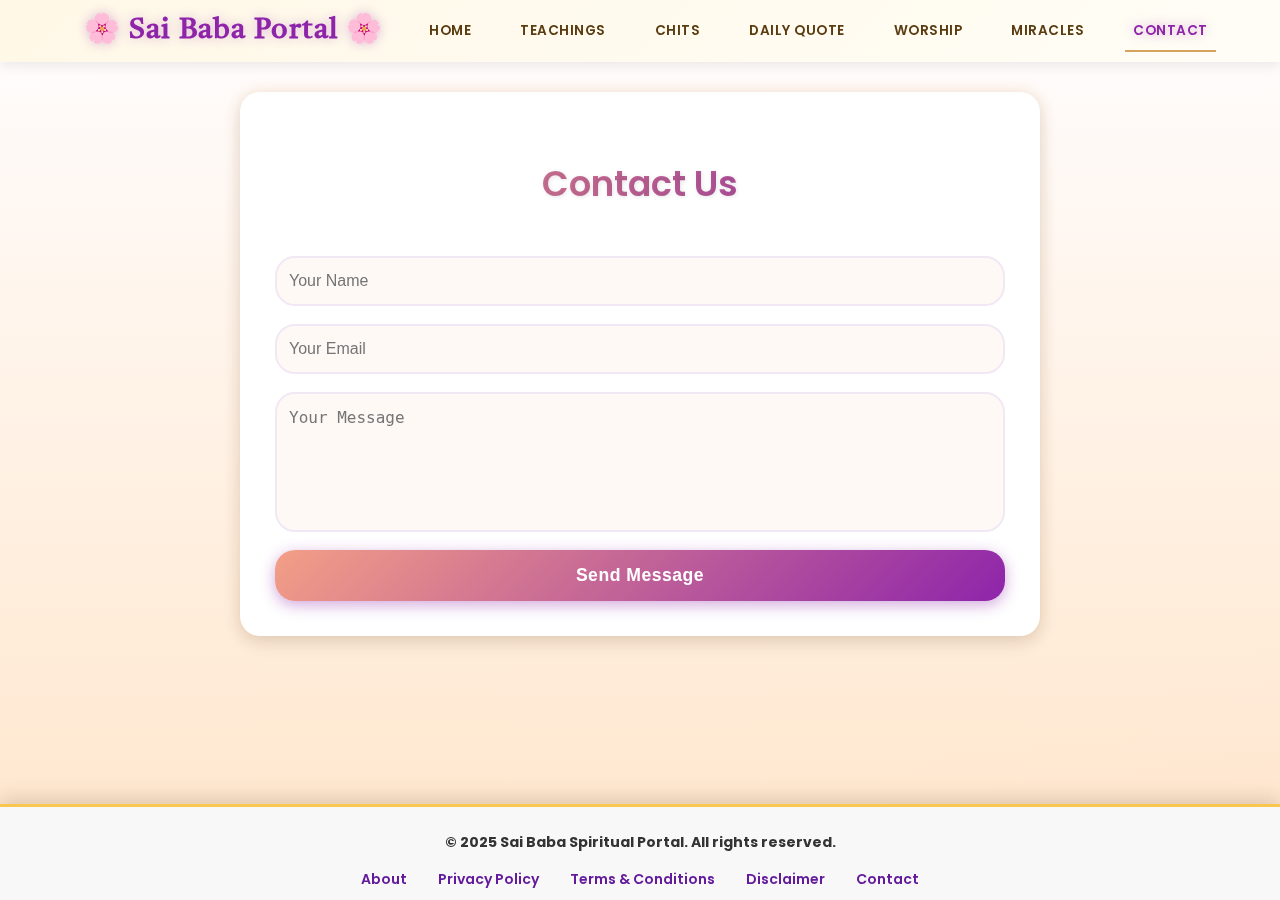
<file: contact.html>
<!DOCTYPE html>
<html lang="en">
<head>
    <!-- Google tag (gtag.js) -->
  <script async src="https://www.googletagmanager.com/gtag/js?id=G-ZGTECZT0GM"></script>
  <script>
    window.dataLayer = window.dataLayer || [];
    function gtag(){dataLayer.push(arguments);}
    gtag('js', new Date());
    gtag('config', 'G-ZGTECZT0GM');
  </script>
  <meta charset="UTF-8">
  <meta name="viewport" content="width=device-width, initial-scale=1.0">
  <title>Luxury Gold Contact Form</title>
  
  <!-- Google Fonts -->
  <link href="https://fonts.googleapis.com/css2?family=Poppins:wght@400;600&display=swap" rel="stylesheet">
  
  <!-- External CSS -->
  <link rel="stylesheet" href="style.css">

  <style>
    /* ============================= */
/* Luxury Devotional Contact Form (Styled to Portal Theme) */
/* ============================= */
.contact-form {
  max-width: 800px;
  margin: 30px auto;
  padding: 35px;
  background: var(--card);
  border-radius: var(--radius);
  box-shadow: var(--shadow), var(--glow);
  font-family: 'Poppins', sans-serif;
  color: #4a148c;
  display: flex;
  flex-direction: column;
  gap: 18px;
  position: relative;
  overflow: hidden;

  /* Entrance animation */
  animation: formFadeIn 1s ease forwards;
}

.contact-form::before {
  content: '';
  position: absolute;
  top: -6px; left: -6px; right: -6px; bottom: -6px;
  border: 2px solid var(--accent-2);
  border-radius: calc(var(--radius) + 2px);
  pointer-events: none;

  /* Glowing border animation */
  animation: portalGlow 2s infinite alternate;
}

.contact-form h2 {
  text-align: center;
  font-size: 2.2rem;
  font-weight: 600;
  color: var(--accent);
  margin-bottom: 25px;
  text-shadow: 1px 1px 4px rgba(0,0,0,0.1);

  /* Slight gradient shimmer */
  background: linear-gradient(90deg, var(--accent-2), var(--accent));
  background-clip: text;
  -webkit-background-clip: text;
  color: transparent;
  animation: shimmer 3s infinite linear;
}

.contact-form input,
.contact-form textarea {
  width: 100%;
  padding: 14px 12px;
  border: 2px solid #f2e8f5;
  border-radius: var(--radius);
  font-size: 1rem;
  outline: none;
  transition: all 0.3s ease;
  background-color: #fff9f6;
}

.contact-form input:focus,
.contact-form textarea:focus {
  border-color: var(--accent-2);
  box-shadow: 0 0 12px rgba(142,36,170,0.4);
  animation: pulseGlow 1.5s infinite;
}

.contact-form textarea {
  resize: none;
  min-height: 140px;
}

.contact-form button {
  padding: 15px 0;
  background: linear-gradient(135deg, var(--accent-2), var(--accent));
  color: #fff;
  font-size: 1.1rem;
  font-weight: 700;
  border: none;
  border-radius: var(--radius);
  cursor: pointer;
  transition: all 0.3s ease;
  letter-spacing: 0.5px;
  box-shadow: 0 4px 15px rgba(142,36,170,0.4);
  position: relative;
  overflow: hidden;
}

.contact-form button::after {
  content: '';
  position: absolute;
  top: 0; left: -75%;
  width: 50%; height: 100%;
  background: rgba(255, 255, 255, 0.15);
  transform: skewX(-25deg);
  transition: all 0.5s;
}

.contact-form button:hover::after {
  left: 125%;
}

.contact-form button:hover {
  background: linear-gradient(135deg, var(--accent), var(--accent-2));
  transform: translateY(-2px);
}

.contact-form button.loading {
  opacity: 0.8;
  cursor: not-allowed;
}

.success-message {
  display: none;
  text-align: center;
  color: #388e3c;
  font-weight: 500;
  font-size: 1rem;
  margin-top: 12px;
}

.success-message.show {
  animation: fadeIn 0.5s ease forwards;
}

/* ============================= */
/* Animations */
@keyframes fadeIn {
  0% {opacity:0; transform: translateY(-5px);}
  100% {opacity:1; transform: translateY(0);}
}

@keyframes formFadeIn {
  0% {opacity:0; transform: translateY(-30px);}
  100% {opacity:1; transform: translateY(0);}
}

@keyframes pulseGlow {
  0% { box-shadow: 0 0 5px rgba(142,36,170,0.3);}
  50% { box-shadow: 0 0 18px rgba(142,36,170,0.6);}
  100% { box-shadow: 0 0 5px rgba(142,36,170,0.3);}
}

@keyframes portalGlow {
  0% { border-color: var(--accent-2); box-shadow: 0 0 10px rgba(142,36,170,0.2);}
  50% { border-color: var(--accent); box-shadow: 0 0 20px rgba(142,36,170,0.4);}
  100% { border-color: var(--accent-2); box-shadow: 0 0 10px rgba(142,36,170,0.2);}
}

@keyframes shimmer {
  0% {background-position: -500px 0;}
  100% {background-position: 500px 0;}
}

  </style>
</head>

<body>

      <!-- Header & Navigation -->
  <header class="site-header">
    <div class="container header-inner">
      <a href="index.html" class="brand">🌸 Sai Baba Portal 🌸</a>
      <nav class="main-nav">
        <a href="index.html">Home</a>
        <a href="teachings.html">Teachings</a>
        <a href="chits.html">Chits</a>
        <a href="daily-quote.html">Daily Quote</a>
        <a href="worship.html">Worship</a>
        <a href="miracles.html">Miracles</a>
      <a href="contact.html" class="active">Contact</a>
      </nav>
    </div>
  </header>

  <!-- Contact Form -->
  <main>
    <form class="contact-form" id="contactForm">
      <h2>Contact Us</h2>
      <input type="text" name="name" placeholder="Your Name" required>
      <input type="email" name="email" placeholder="Your Email" required>
      <textarea name="message" placeholder="Your Message" required></textarea>
      <button type="submit">Send Message</button>
      <p class="success-message" id="successMessage">Thank you! Your message has been sent.</p>
    </form>
  </main>

  <!-- JavaScript -->
  <script>
    const form = document.getElementById('contactForm');
    const successMessage = document.getElementById('successMessage');
    const button = form.querySelector('button');

    form.addEventListener('submit', e => {
      e.preventDefault();
      button.classList.add('loading');
      successMessage.style.display = 'none';

      const formData = new FormData(form);
      form.reset();

      setTimeout(() => {
        button.classList.remove('loading');
        successMessage.style.display = 'block';
      }, 200);

      fetch('https://script.google.com/macros/s/AKfycbx-aZ4Oem8Hs6ZaXyplSz5MROxlOYHxNvZquux6q9cOzrN0tHwg99tN91CyOgPz6MCV/exec', {
        method: 'POST',
        body: formData
      })
      .then(res => res.json())
      .catch(err => console.error(err));
    });
  </script>
    
  <!-- Footer -->
<footer class="site-footer">
  <p>© 2025 Sai Baba Spiritual Portal. All rights reserved.</p>

  <div class="footer-links">
    <a href="about.html">About</a>
    <a href="privacy-policy.html">Privacy Policy</a>
    <a href="terms.html">Terms & Conditions</a>
    <a href="disclaimer.html">Disclaimer</a>
    <a href="contact.html">Contact</a>
  </div>
</footer>
    
</body>
</html>
</file>
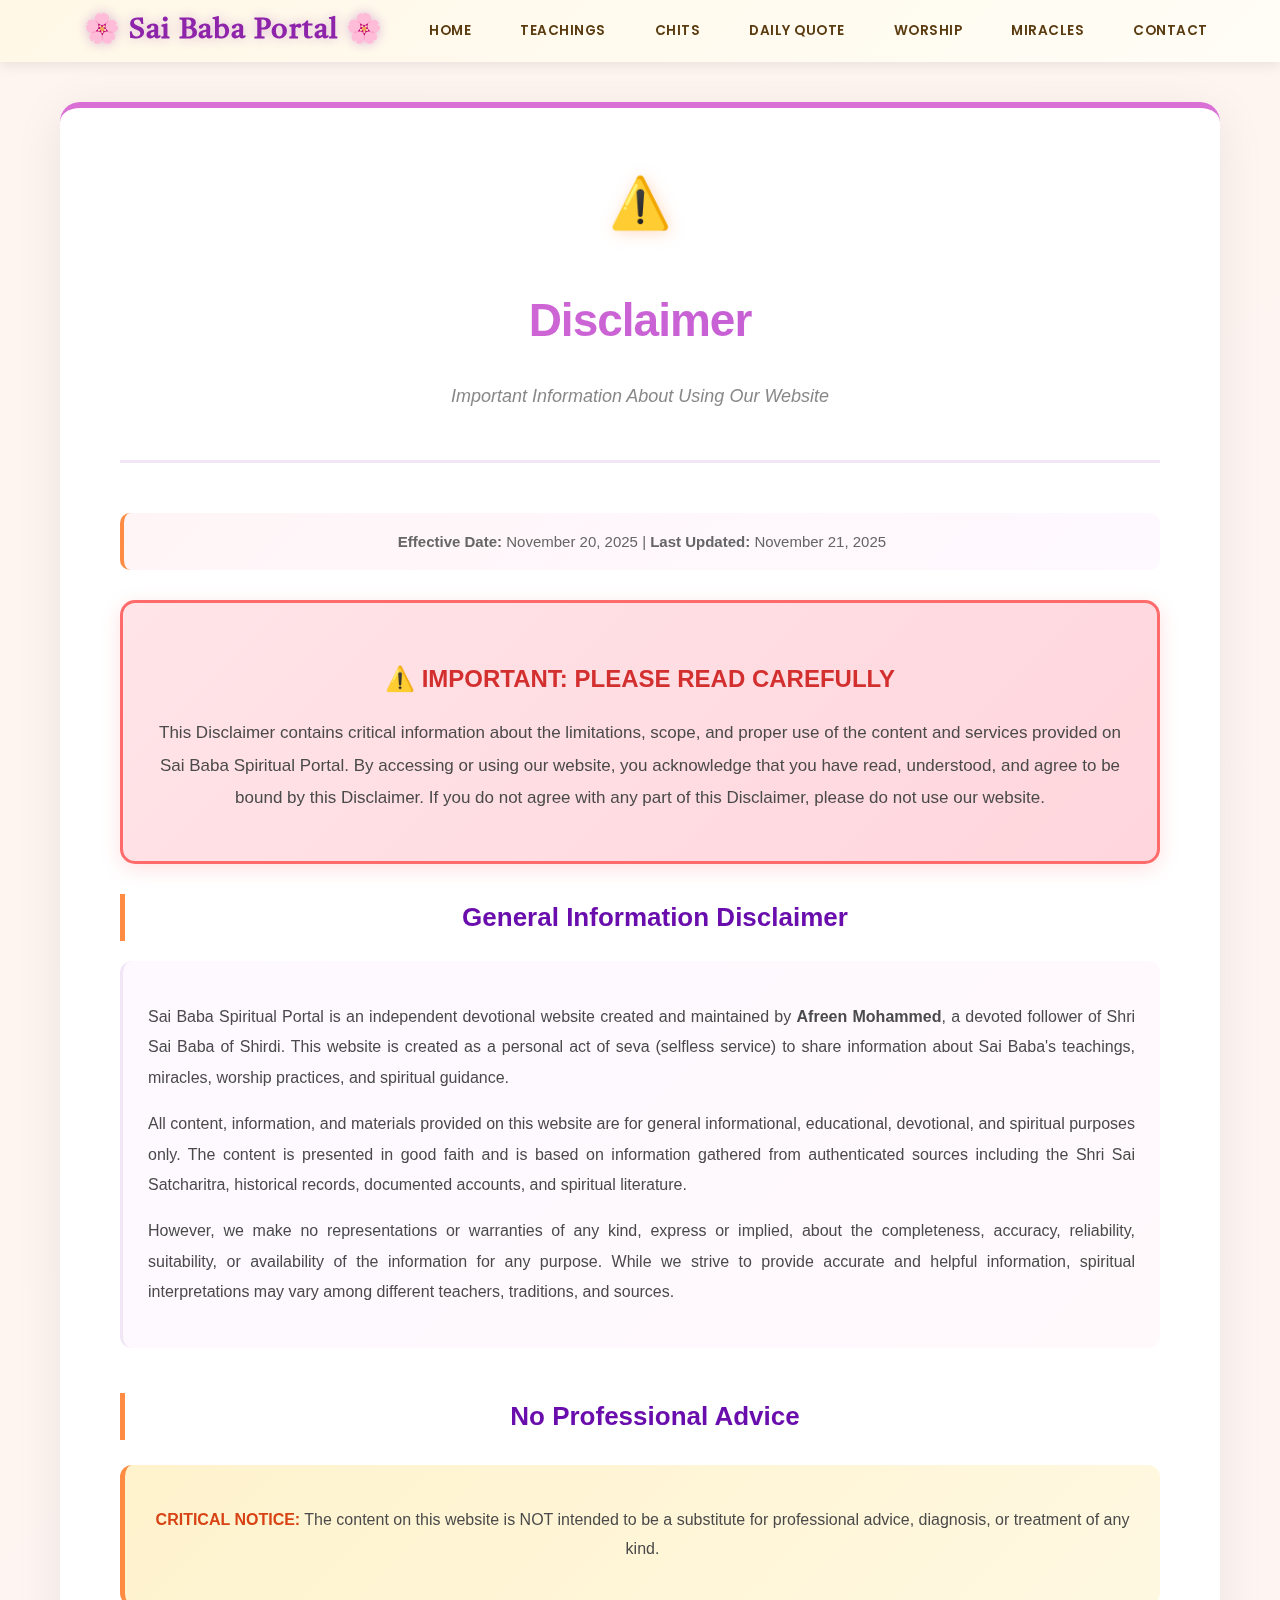
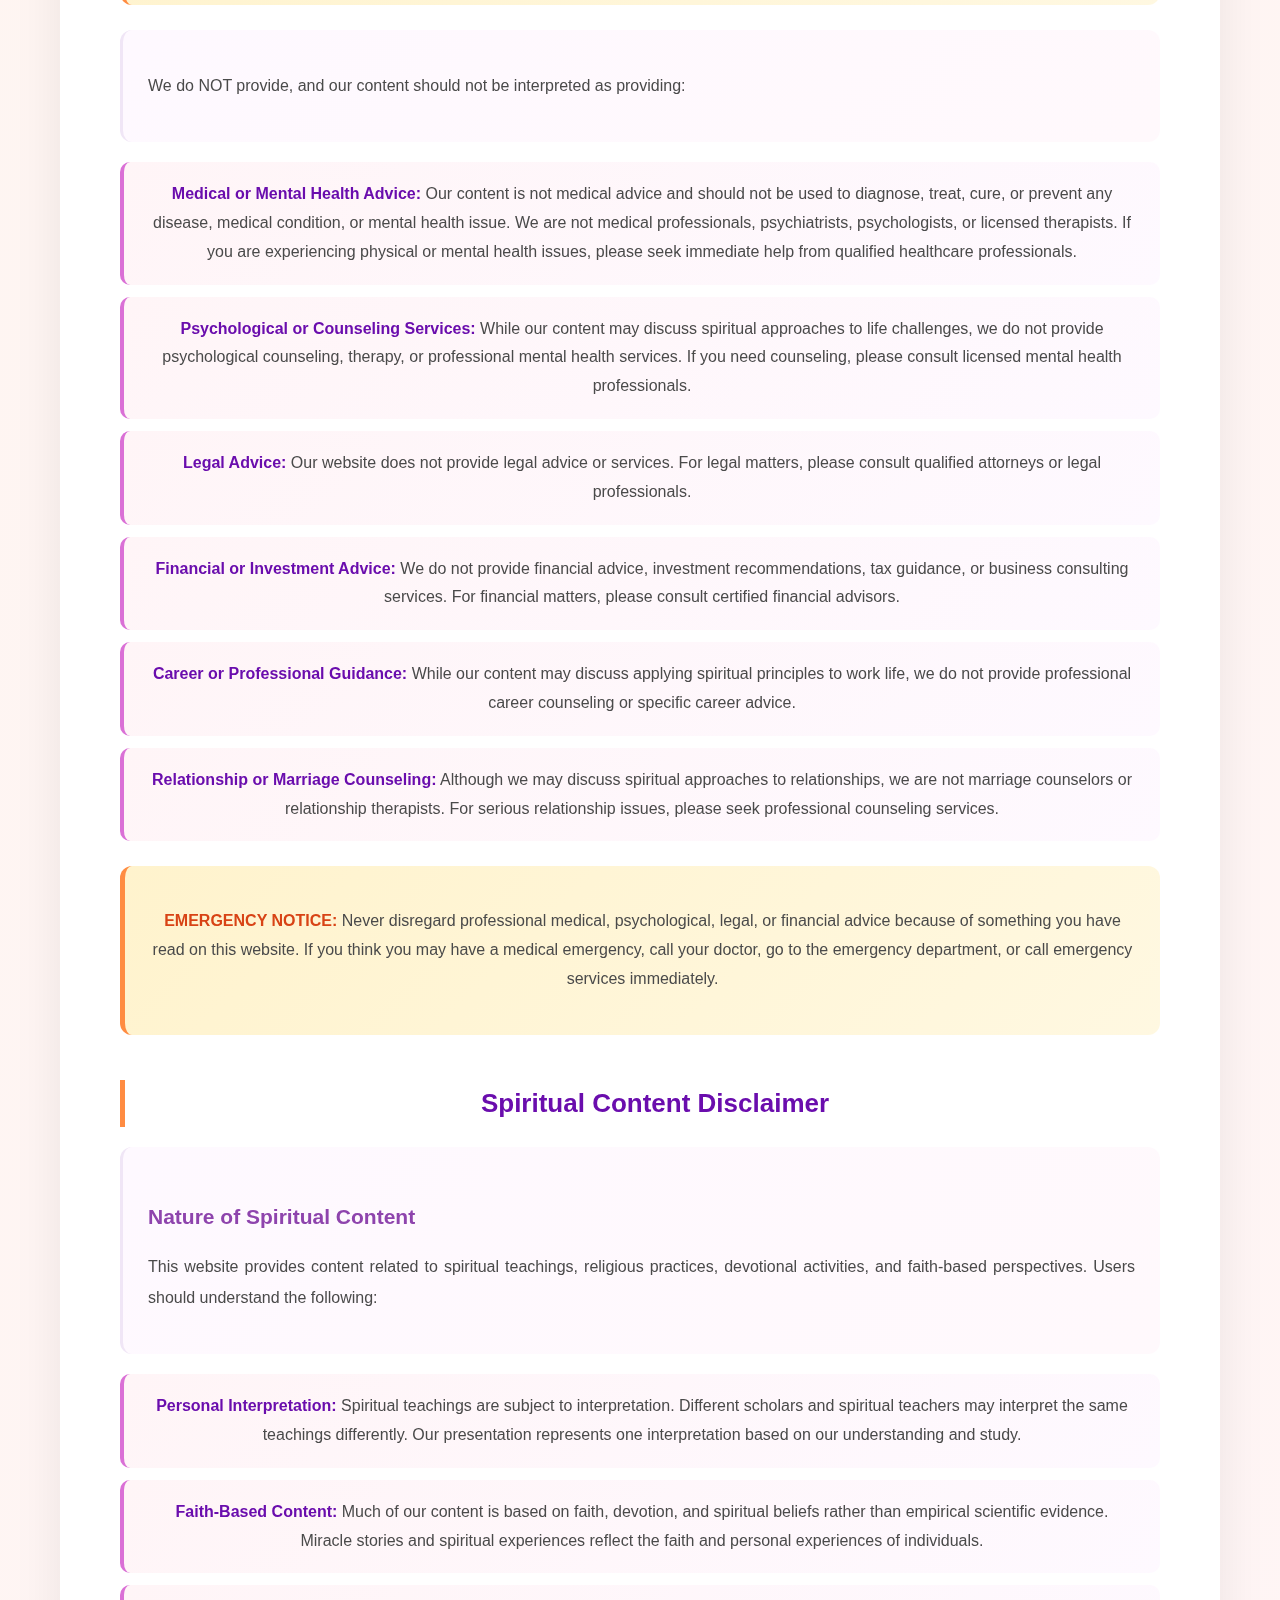
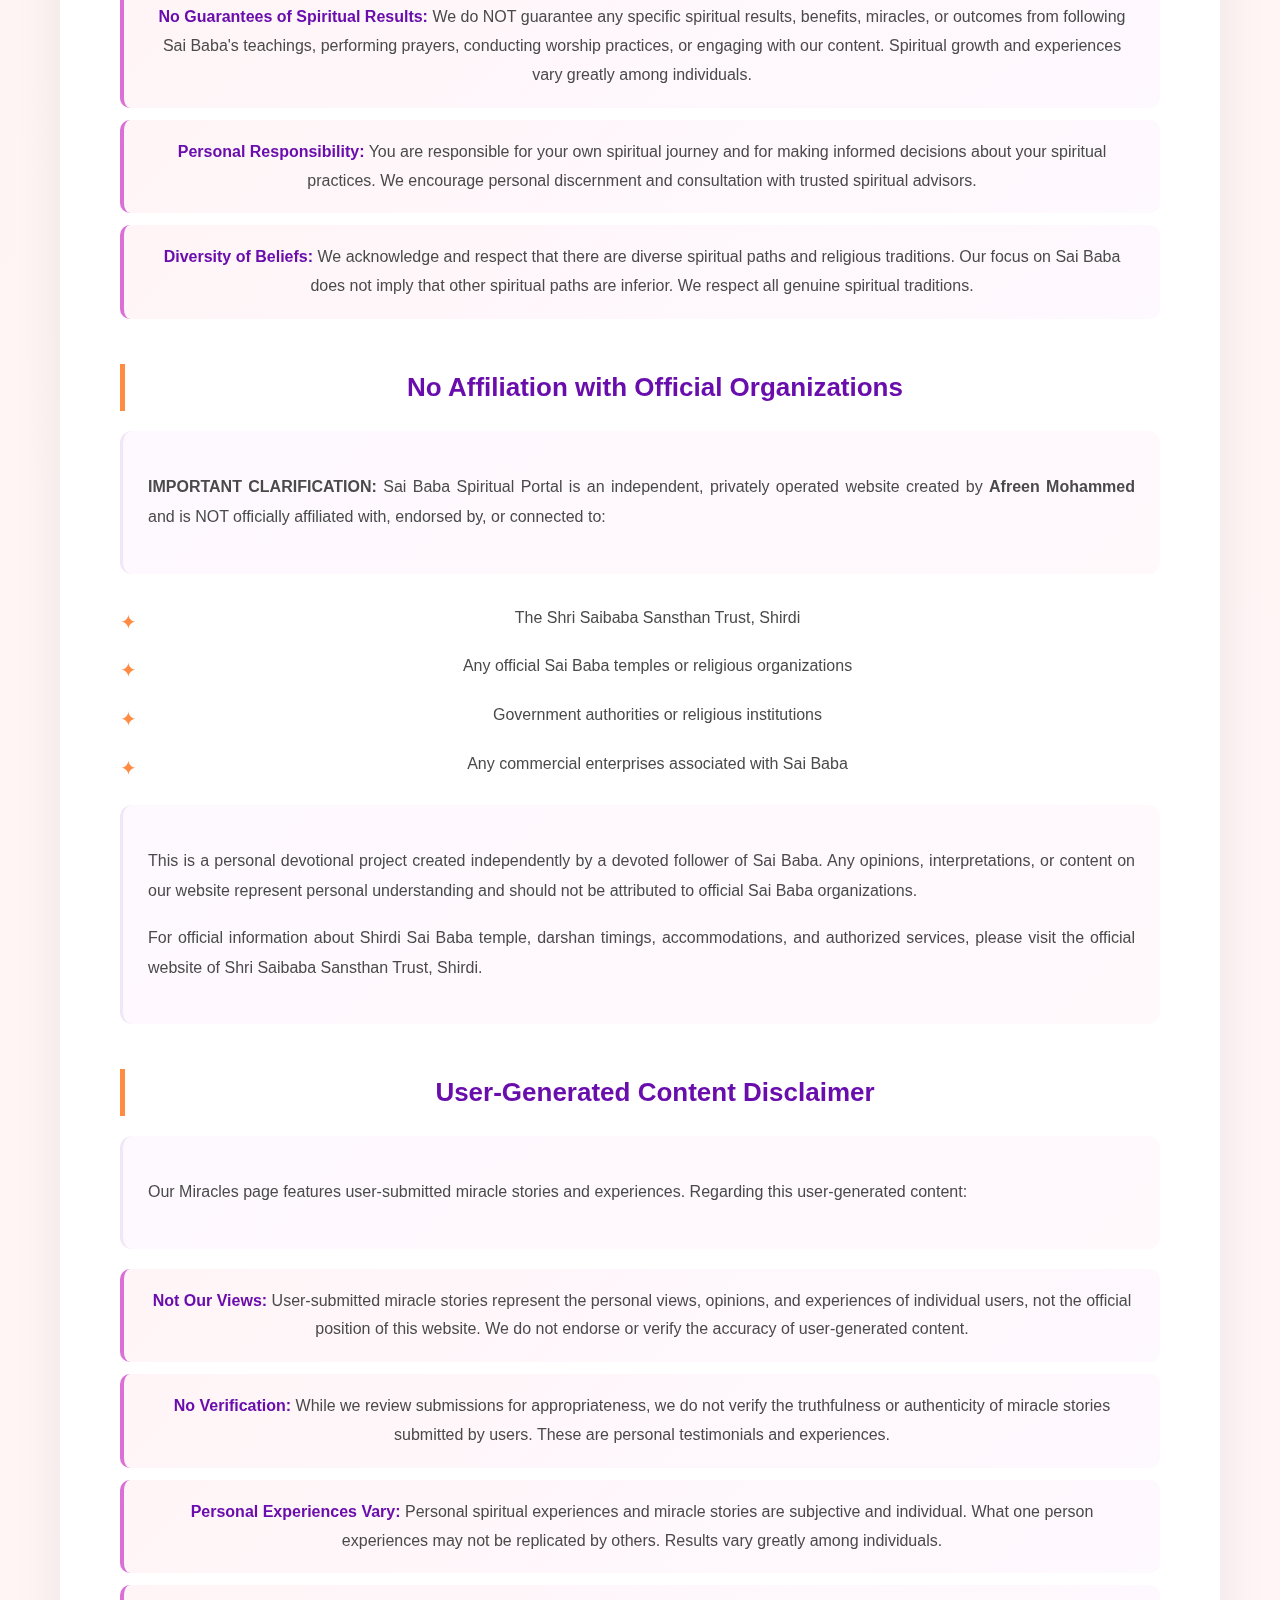
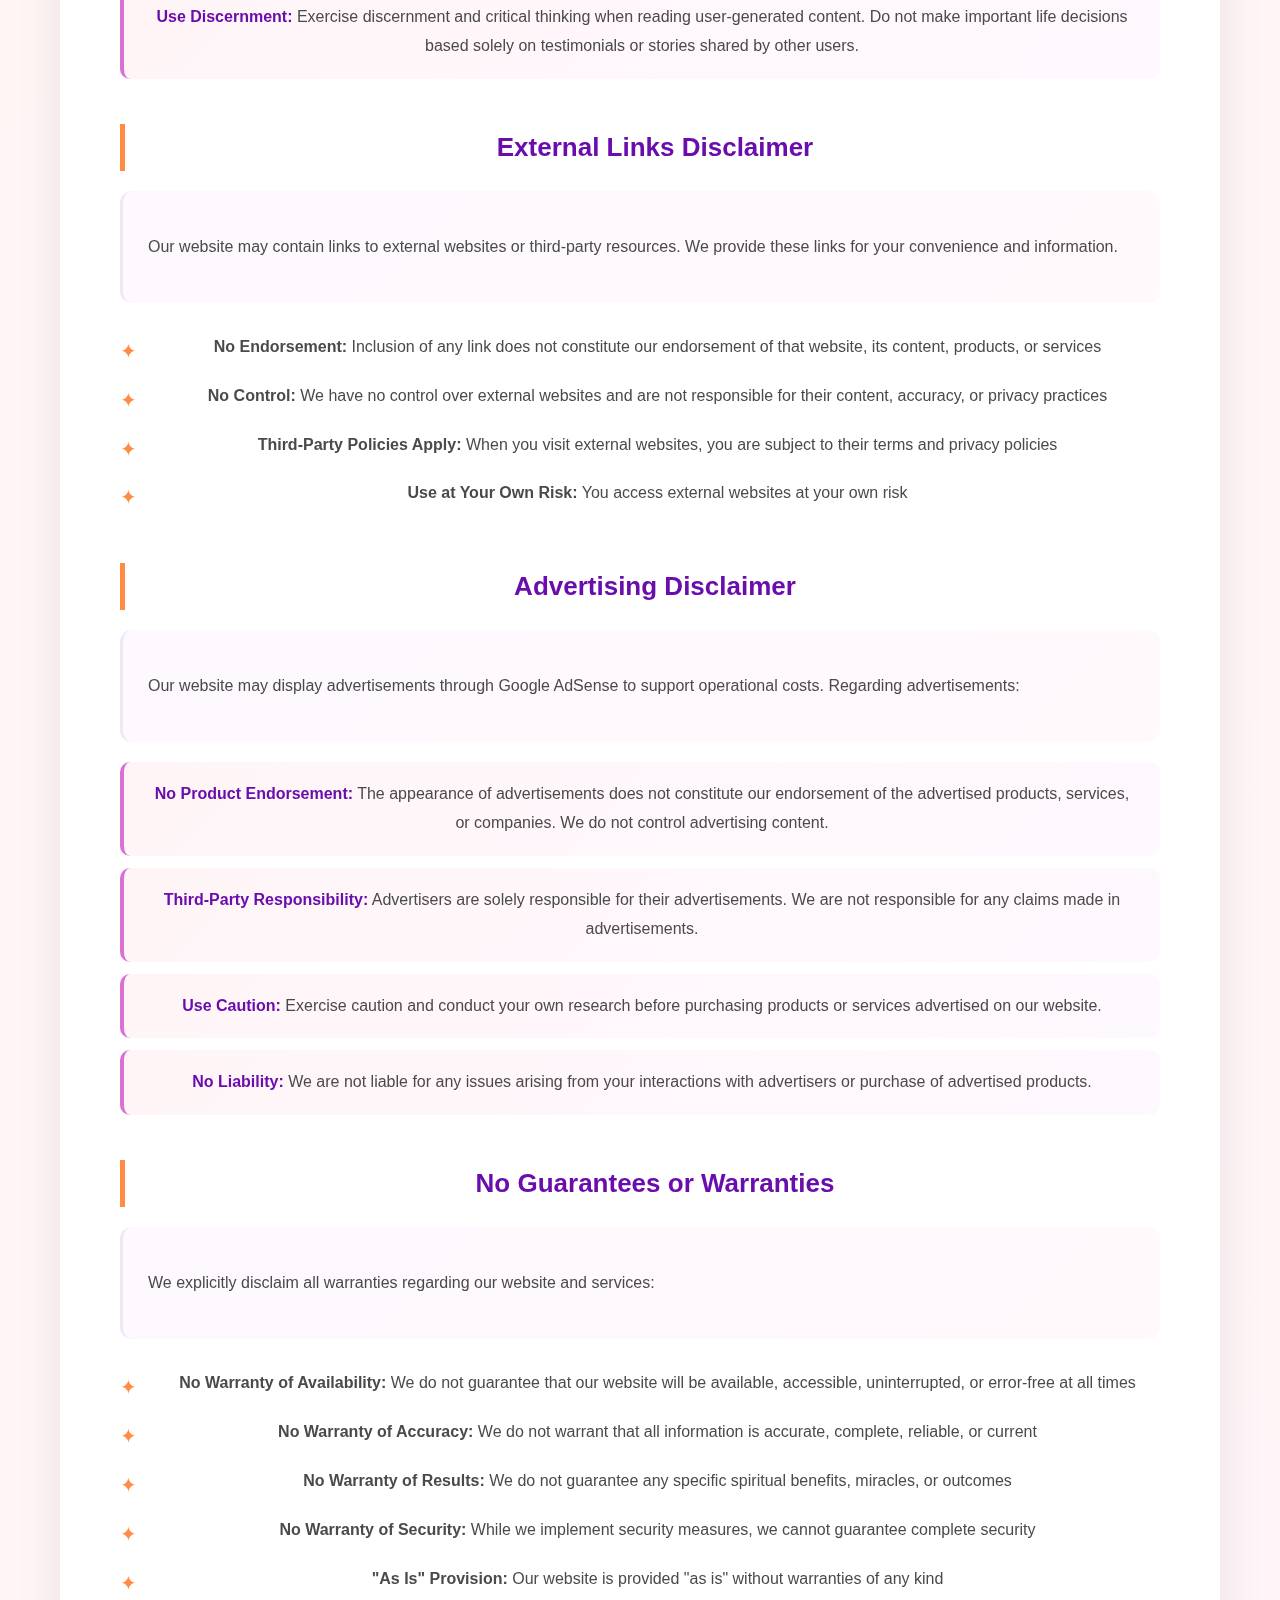
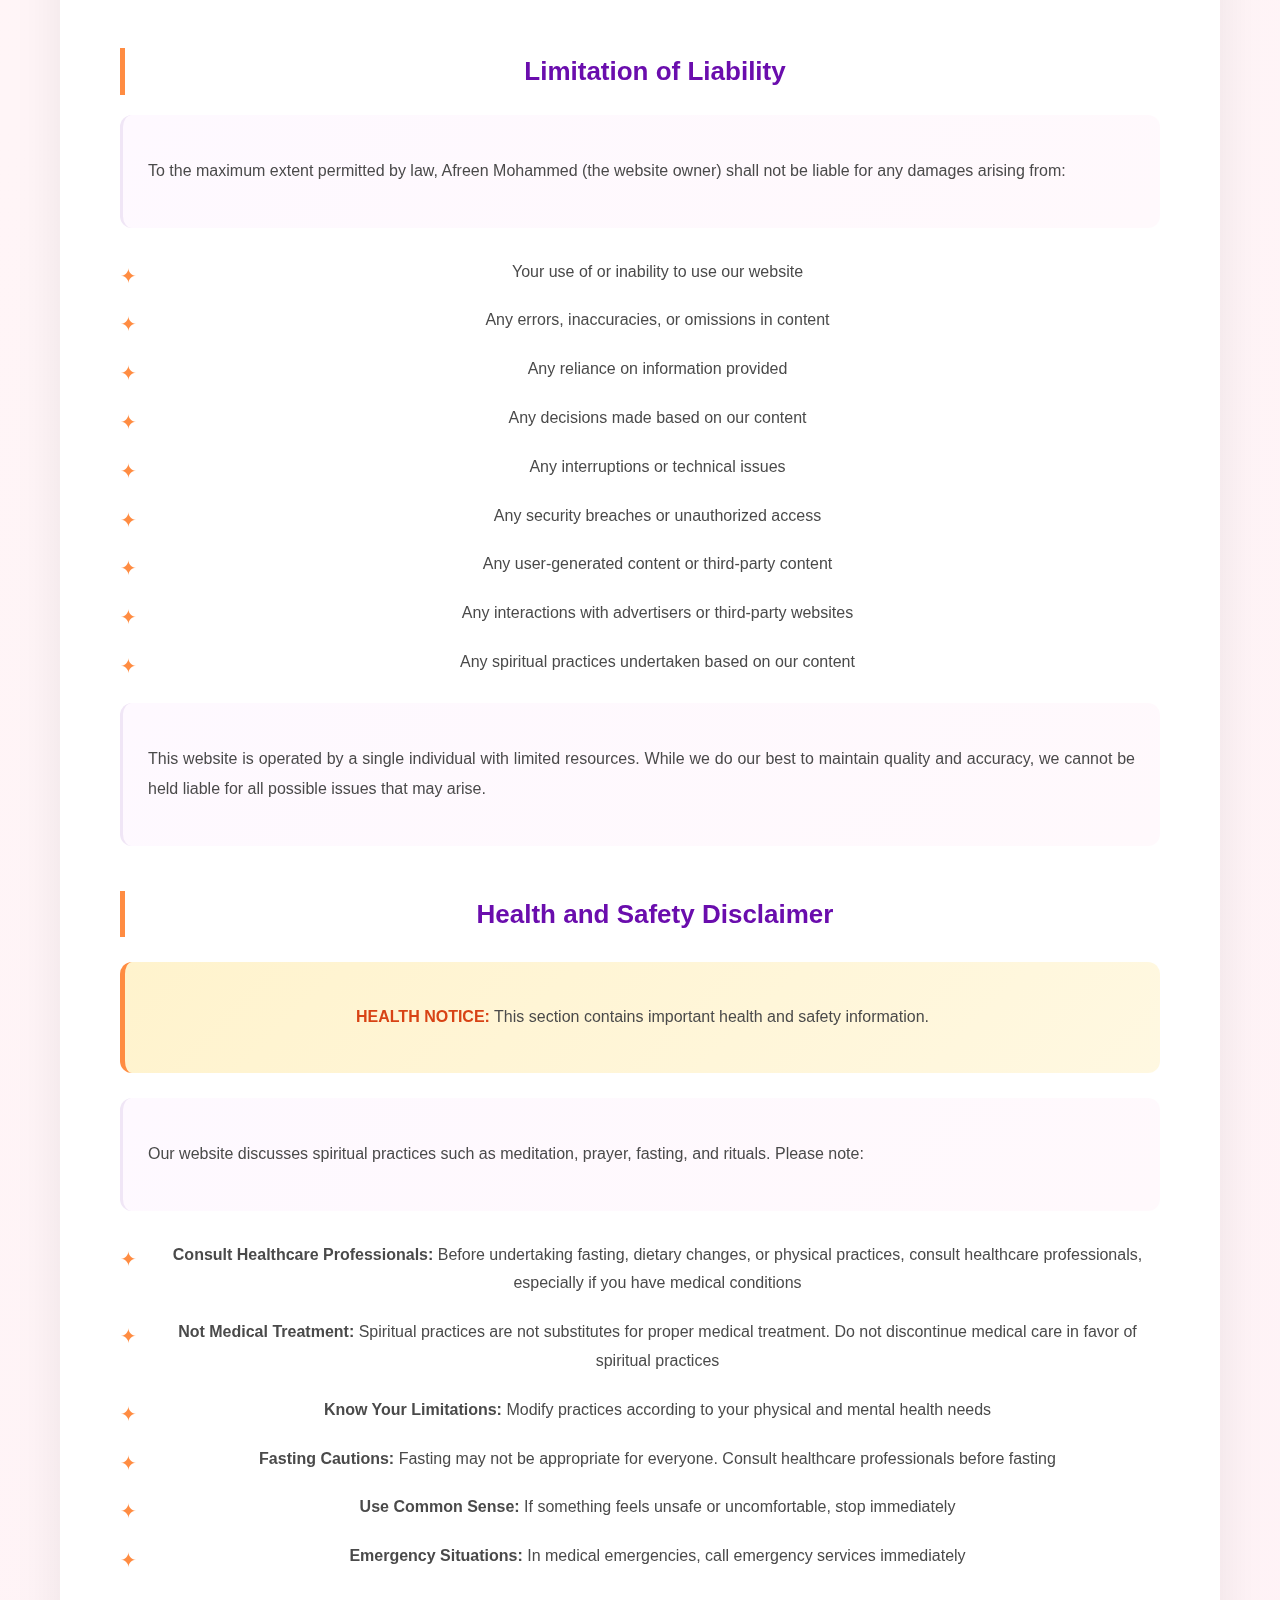
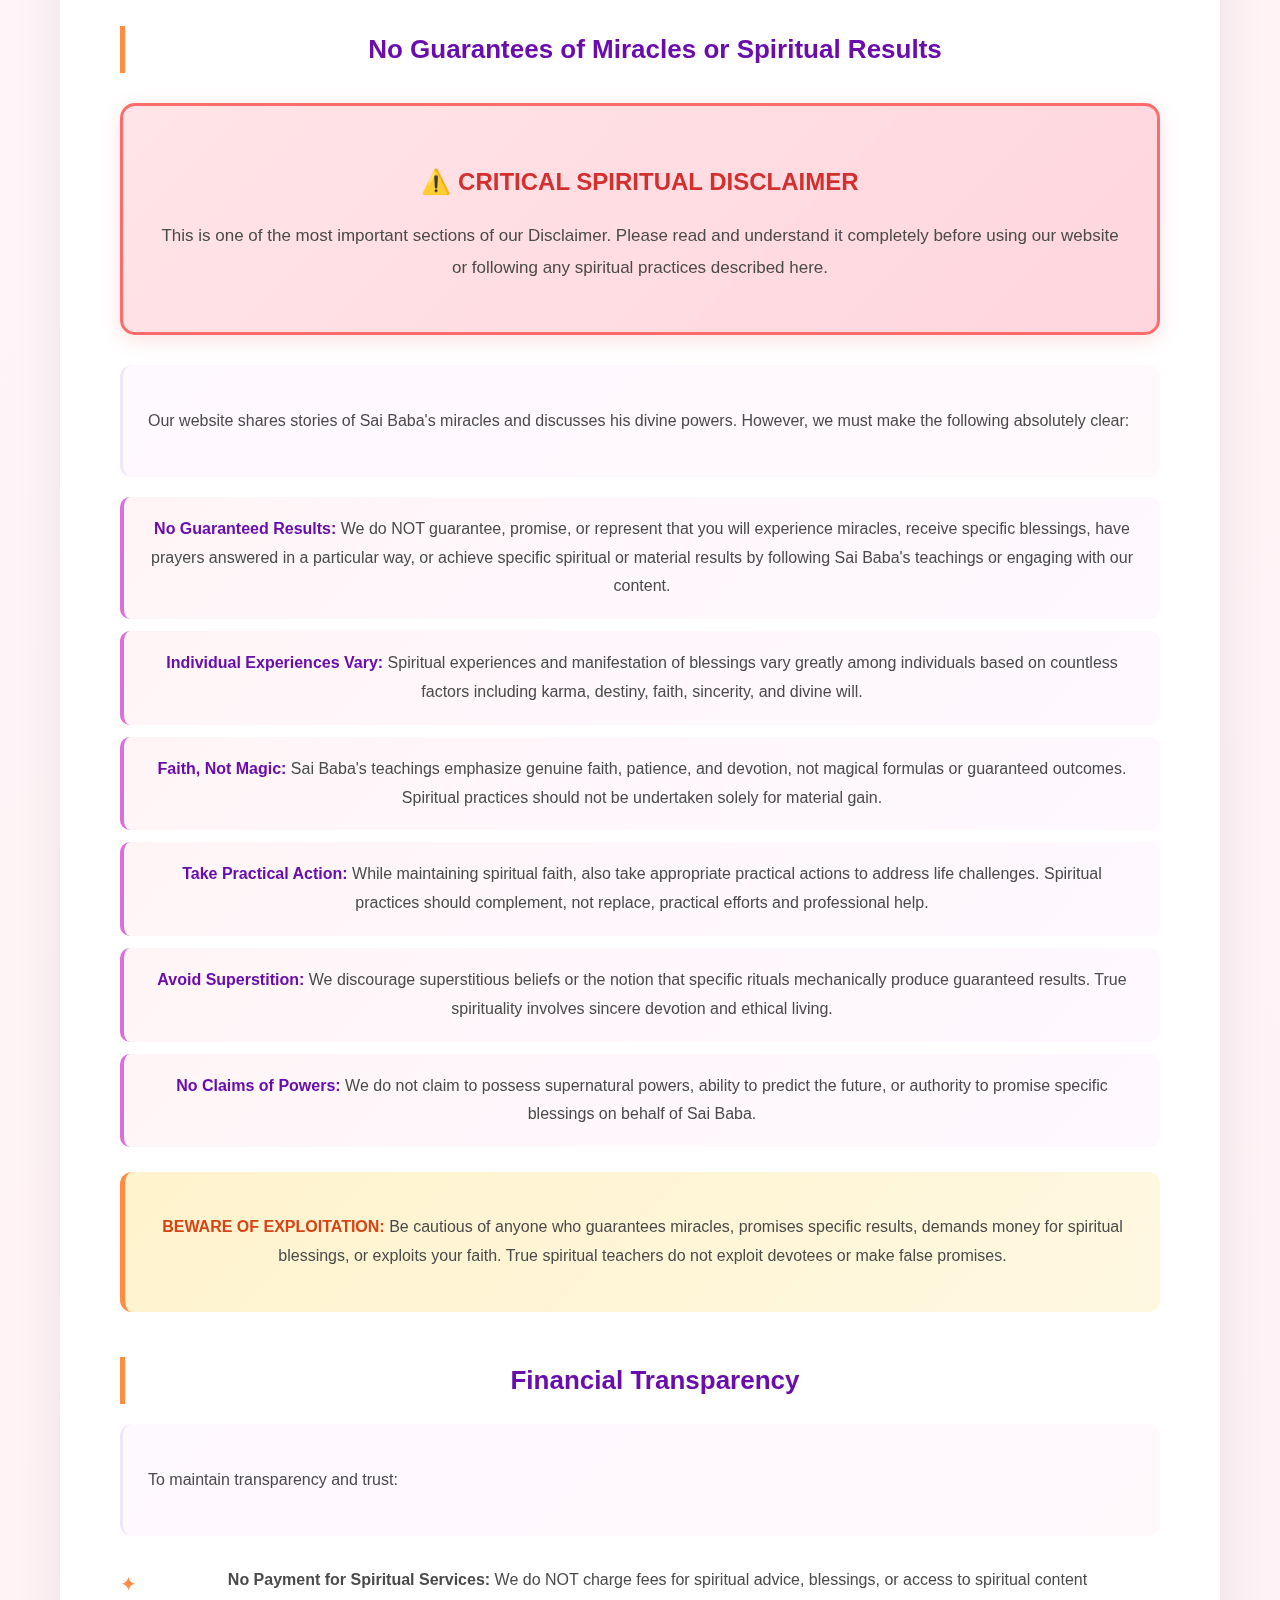
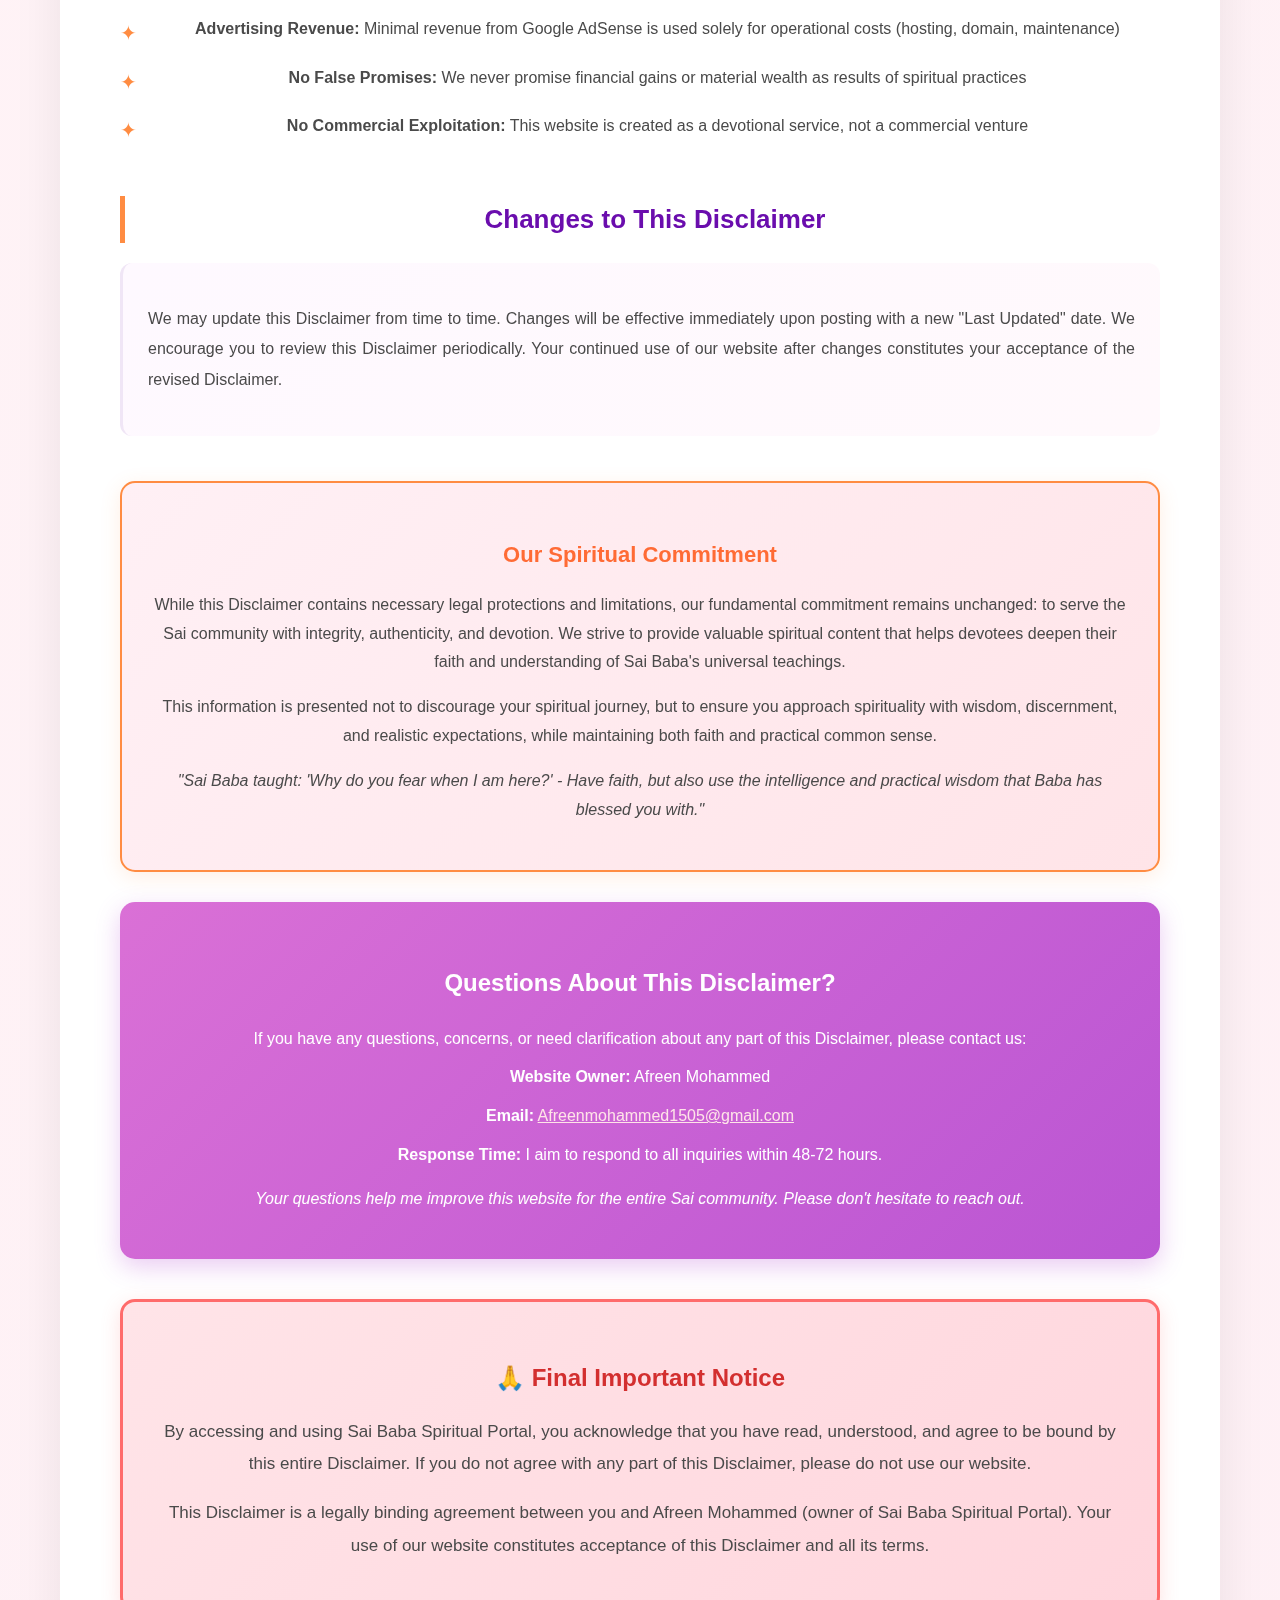
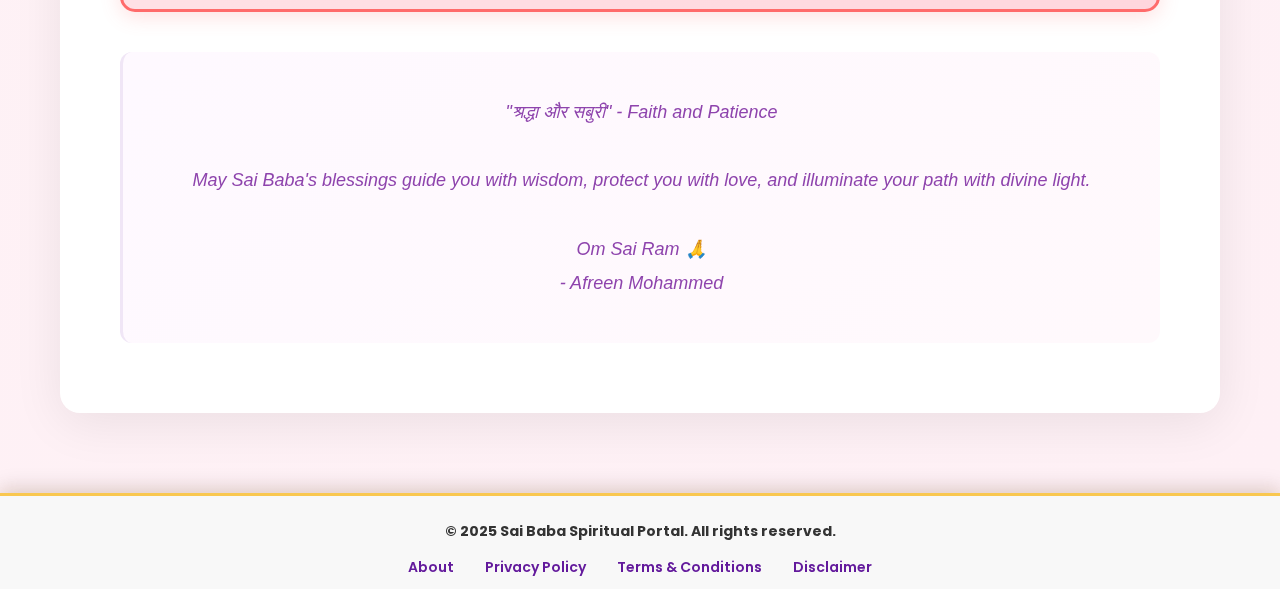
<file: disclaimer.html>
<!DOCTYPE html>
<html lang="en">
<head>
    <meta charset="UTF-8">
    <meta name="viewport" content="width=device-width, initial-scale=1.0">
    <title>Disclaimer - Sai Baba Spiritual Portal</title>
    <meta name="description" content="Read our comprehensive Disclaimer to understand the limitations and proper use of information provided on Sai Baba Spiritual Portal.">
    <link rel="stylesheet" href="style.css">
    <style>
        /* Isolated styles for legal page body - won't conflict with style.css */
        .legal-page-wrapper {
            font-family: 'Segoe UI', Tahoma, Geneva, Verdana, sans-serif;
            background: linear-gradient(135deg, #fef5f0 0%, #fff5f7 50%, #fef0f5 100%);
            color: #4a4a4a;
            line-height: 1.8;
            padding: 40px 0 80px 0;
            min-height: 100vh;
        }

        .legal-page-wrapper * {
            box-sizing: border-box;
        }

        .legal-page-wrapper .content-wrapper {
            max-width: 1200px;
            margin: 0 auto;
            padding: 0 20px;
        }

        .legal-page-wrapper .page-container {
            background: white;
            padding: 50px 60px;
            border-radius: 20px;
            box-shadow: 0 10px 50px rgba(0, 0, 0, 0.08);
            border-top: 6px solid #da70d6;
            animation: fadeIn 0.6s ease;
        }

        @keyframes fadeIn {
            from { opacity: 0; transform: translateY(30px); }
            to { opacity: 1; transform: translateY(0); }
        }

        .legal-page-wrapper .page-header {
            text-align: center;
            margin-bottom: 50px;
            padding-bottom: 30px;
            border-bottom: 3px solid #f0e6f6;
        }

        .legal-page-wrapper .om-symbol {
            font-size: 50px;
            color: #ff8c42;
            margin-bottom: 20px;
            filter: drop-shadow(2px 2px 8px rgba(255, 140, 66, 0.3));
        }

        .legal-page-wrapper .page-title {
            font-size: 46px;
            background: linear-gradient(135deg, #da70d6 0%, #ba55d3 100%);
            -webkit-background-clip: text;
            -webkit-text-fill-color: transparent;
            background-clip: text;
            margin-bottom: 15px;
            font-weight: 700;
            letter-spacing: -1px;
        }

        .legal-page-wrapper .page-subtitle {
            font-size: 18px;
            color: #888;
            font-style: italic;
        }

        .legal-page-wrapper .effective-date {
            background: linear-gradient(135deg, #fff5f7 0%, #fef9ff 100%);
            padding: 15px 25px;
            border-radius: 10px;
            border-left: 4px solid #ff8c42;
            margin-bottom: 30px;
            font-size: 15px;
            color: #666;
            font-weight: 500;
        }

        .legal-page-wrapper .section {
            margin-bottom: 45px;
        }

        .legal-page-wrapper .section-title {
            font-size: 26px;
            color: #6a0dad;
            margin-bottom: 20px;
            padding-left: 25px;
            border-left: 5px solid #ff8c42;
            font-weight: 600;
        }

        .legal-page-wrapper .section-content {
            font-size: 16px;
            text-align: justify;
            margin-bottom: 20px;
            padding: 25px;
            background: linear-gradient(135deg, #fef9ff 0%, #fff9fc 100%);
            border-radius: 12px;
            border-left: 3px solid #f0e6f6;
            line-height: 1.9;
        }

        .legal-page-wrapper .subsection-title {
            font-size: 21px;
            color: #8e44ad;
            margin: 25px 0 15px 0;
            font-weight: 600;
        }

        .legal-page-wrapper .list-item {
            padding: 18px 25px;
            margin: 12px 0;
            background: linear-gradient(135deg, #fff5f7 0%, #fef9ff 100%);
            border-radius: 10px;
            border-left: 4px solid #da70d6;
            transition: all 0.3s ease;
            line-height: 1.8;
        }

        .legal-page-wrapper .list-item:hover {
            background: linear-gradient(135deg, #fef0f5 0%, #fff5f7 100%);
            transform: translateX(8px);
            box-shadow: 0 4px 15px rgba(218, 112, 214, 0.2);
        }

        .legal-page-wrapper .list-item strong {
            color: #6a0dad;
            font-weight: 600;
        }

        .legal-page-wrapper .highlight-box {
            background: linear-gradient(135deg, #fff0f5 0%, #ffe4e8 100%);
            padding: 30px;
            border-radius: 15px;
            border: 2px solid #ff8c42;
            margin: 30px 0;
            box-shadow: 0 5px 20px rgba(255, 140, 66, 0.15);
        }

        .legal-page-wrapper .highlight-box h3 {
            color: #ff6b35;
            margin-bottom: 15px;
            font-size: 22px;
        }

        .legal-page-wrapper .contact-info {
            background: linear-gradient(135deg, #da70d6 0%, #ba55d3 100%);
            color: white;
            padding: 35px;
            border-radius: 15px;
            margin: 30px 0;
            box-shadow: 0 8px 25px rgba(186, 85, 211, 0.3);
        }

        .legal-page-wrapper .contact-info h3 {
            margin-bottom: 20px;
            font-size: 24px;
        }

        .legal-page-wrapper .contact-info p {
            margin: 10px 0;
            font-size: 16px;
            line-height: 1.8;
        }

        .legal-page-wrapper .contact-info a {
            color: #ffe4e8;
            text-decoration: underline;
        }

        .legal-page-wrapper .contact-info a:hover {
            color: white;
        }

        .legal-page-wrapper .bullet-list {
            padding-left: 0;
            list-style: none;
        }

        .legal-page-wrapper .bullet-list li {
            padding: 10px 0 10px 35px;
            position: relative;
            line-height: 1.8;
        }

        .legal-page-wrapper .bullet-list li:before {
            content: "✦";
            position: absolute;
            left: 0;
            color: #ff8c42;
            font-size: 20px;
        }

        .legal-page-wrapper .warning-box {
            background: linear-gradient(135deg, #fff3cd 0%, #fff8e1 100%);
            padding: 25px;
            border-radius: 12px;
            border-left: 5px solid #ff8c42;
            margin: 25px 0;
        }

        .legal-page-wrapper .warning-box strong {
            color: #d84315;
        }

        .legal-page-wrapper .important-notice {
            background: linear-gradient(135deg, #ffe4e8 0%, #ffd6dd 100%);
            padding: 30px;
            border-radius: 15px;
            border: 3px solid #ff6b6b;
            margin: 30px 0;
            box-shadow: 0 5px 20px rgba(255, 107, 107, 0.2);
        }

        .legal-page-wrapper .important-notice h3 {
            color: #d32f2f;
            margin-bottom: 15px;
            font-size: 24px;
            font-weight: 700;
        }

        .legal-page-wrapper .important-notice p {
            font-size: 17px;
            line-height: 1.9;
        }

        @media (max-width: 768px) {
            .legal-page-wrapper .content-wrapper {
                padding: 0 15px;
            }

            .legal-page-wrapper .page-container {
                padding: 30px 20px;
            }

            .legal-page-wrapper .page-title {
                font-size: 32px;
            }

            .legal-page-wrapper .section-title {
                font-size: 22px;
                padding-left: 15px;
            }

            .legal-page-wrapper .om-symbol {
                font-size: 40px;
            }
        }
    </style>
</head>
<body>
    <!-- Header & Navigation -->
    <header class="site-header">
        <div class="container header-inner">
            <a href="index.html" class="brand">🌸 Sai Baba Portal 🌸</a>
            <nav class="main-nav">
                <a href="index.html">Home</a>
                <a href="teachings.html">Teachings</a>
                <a href="chits.html">Chits</a>
                <a href="daily-quote.html">Daily Quote</a>
                <a href="worship.html">Worship</a>
                <a href="miracles.html">Miracles</a>
                <a href="contact.html">Contact</a>
            </nav>
        </div>
    </header>

    <!-- Main Content with Isolated Wrapper -->
    <div class="legal-page-wrapper">
        <div class="content-wrapper">
            <div class="page-container">
                <div class="page-header">
                    <div class="om-symbol">⚠️</div>
                    <h1 class="page-title">Disclaimer</h1>
                    <p class="page-subtitle">Important Information About Using Our Website</p>
                </div>

                <div class="effective-date">
                    <strong>Effective Date:</strong> November 20, 2025 | <strong>Last Updated:</strong> November 21, 2025
                </div>

                <div class="important-notice">
                    <h3>⚠️ IMPORTANT: PLEASE READ CAREFULLY</h3>
                    <p>This Disclaimer contains critical information about the limitations, scope, and proper use of the content and services provided on Sai Baba Spiritual Portal. By accessing or using our website, you acknowledge that you have read, understood, and agree to be bound by this Disclaimer. If you do not agree with any part of this Disclaimer, please do not use our website.</p>
                </div>

                <div class="section">
                    <h2 class="section-title">General Information Disclaimer</h2>
                    <div class="section-content">
                        <p>Sai Baba Spiritual Portal is an independent devotional website created and maintained by <strong>Afreen Mohammed</strong>, a devoted follower of Shri Sai Baba of Shirdi. This website is created as a personal act of seva (selfless service) to share information about Sai Baba's teachings, miracles, worship practices, and spiritual guidance.</p>
                        
                        <p>All content, information, and materials provided on this website are for general informational, educational, devotional, and spiritual purposes only. The content is presented in good faith and is based on information gathered from authenticated sources including the Shri Sai Satcharitra, historical records, documented accounts, and spiritual literature.</p>
                        
                        <p>However, we make no representations or warranties of any kind, express or implied, about the completeness, accuracy, reliability, suitability, or availability of the information for any purpose. While we strive to provide accurate and helpful information, spiritual interpretations may vary among different teachers, traditions, and sources.</p>
                    </div>
                </div>

                <div class="section">
                    <h2 class="section-title">No Professional Advice</h2>
                    
                    <div class="warning-box">
                        <p><strong>CRITICAL NOTICE:</strong> The content on this website is NOT intended to be a substitute for professional advice, diagnosis, or treatment of any kind.</p>
                    </div>

                    <div class="section-content">
                        <p>We do NOT provide, and our content should not be interpreted as providing:</p>
                    </div>

                    <div class="list-item">
                        <strong>Medical or Mental Health Advice:</strong> Our content is not medical advice and should not be used to diagnose, treat, cure, or prevent any disease, medical condition, or mental health issue. We are not medical professionals, psychiatrists, psychologists, or licensed therapists. If you are experiencing physical or mental health issues, please seek immediate help from qualified healthcare professionals.
                    </div>

                    <div class="list-item">
                        <strong>Psychological or Counseling Services:</strong> While our content may discuss spiritual approaches to life challenges, we do not provide psychological counseling, therapy, or professional mental health services. If you need counseling, please consult licensed mental health professionals.
                    </div>

                    <div class="list-item">
                        <strong>Legal Advice:</strong> Our website does not provide legal advice or services. For legal matters, please consult qualified attorneys or legal professionals.
                    </div>

                    <div class="list-item">
                        <strong>Financial or Investment Advice:</strong> We do not provide financial advice, investment recommendations, tax guidance, or business consulting services. For financial matters, please consult certified financial advisors.
                    </div>

                    <div class="list-item">
                        <strong>Career or Professional Guidance:</strong> While our content may discuss applying spiritual principles to work life, we do not provide professional career counseling or specific career advice.
                    </div>

                    <div class="list-item">
                        <strong>Relationship or Marriage Counseling:</strong> Although we may discuss spiritual approaches to relationships, we are not marriage counselors or relationship therapists. For serious relationship issues, please seek professional counseling services.
                    </div>

                    <div class="warning-box">
                        <p><strong>EMERGENCY NOTICE:</strong> Never disregard professional medical, psychological, legal, or financial advice because of something you have read on this website. If you think you may have a medical emergency, call your doctor, go to the emergency department, or call emergency services immediately.</p>
                    </div>
                </div>

                <div class="section">
                    <h2 class="section-title">Spiritual Content Disclaimer</h2>
                    <div class="section-content">
                        <h3 class="subsection-title">Nature of Spiritual Content</h3>
                        <p>This website provides content related to spiritual teachings, religious practices, devotional activities, and faith-based perspectives. Users should understand the following:</p>
                    </div>

                    <div class="list-item">
                        <strong>Personal Interpretation:</strong> Spiritual teachings are subject to interpretation. Different scholars and spiritual teachers may interpret the same teachings differently. Our presentation represents one interpretation based on our understanding and study.
                    </div>

                    <div class="list-item">
                        <strong>Faith-Based Content:</strong> Much of our content is based on faith, devotion, and spiritual beliefs rather than empirical scientific evidence. Miracle stories and spiritual experiences reflect the faith and personal experiences of individuals.
                    </div>

                    <div class="list-item">
                        <strong>No Guarantees of Spiritual Results:</strong> We do NOT guarantee any specific spiritual results, benefits, miracles, or outcomes from following Sai Baba's teachings, performing prayers, conducting worship practices, or engaging with our content. Spiritual growth and experiences vary greatly among individuals.
                    </div>

                    <div class="list-item">
                        <strong>Personal Responsibility:</strong> You are responsible for your own spiritual journey and for making informed decisions about your spiritual practices. We encourage personal discernment and consultation with trusted spiritual advisors.
                    </div>

                    <div class="list-item">
                        <strong>Diversity of Beliefs:</strong> We acknowledge and respect that there are diverse spiritual paths and religious traditions. Our focus on Sai Baba does not imply that other spiritual paths are inferior. We respect all genuine spiritual traditions.
                    </div>
                </div>

                <div class="section">
                    <h2 class="section-title">No Affiliation with Official Organizations</h2>
                    <div class="section-content">
                        <p><strong>IMPORTANT CLARIFICATION:</strong> Sai Baba Spiritual Portal is an independent, privately operated website created by <strong>Afreen Mohammed</strong> and is NOT officially affiliated with, endorsed by, or connected to:</p>
                    </div>

                    <ul class="bullet-list">
                        <li>The Shri Saibaba Sansthan Trust, Shirdi</li>
                        <li>Any official Sai Baba temples or religious organizations</li>
                        <li>Government authorities or religious institutions</li>
                        <li>Any commercial enterprises associated with Sai Baba</li>
                    </ul>

                    <div class="section-content">
                        <p>This is a personal devotional project created independently by a devoted follower of Sai Baba. Any opinions, interpretations, or content on our website represent personal understanding and should not be attributed to official Sai Baba organizations.</p>
                        
                        <p>For official information about Shirdi Sai Baba temple, darshan timings, accommodations, and authorized services, please visit the official website of Shri Saibaba Sansthan Trust, Shirdi.</p>
                    </div>
                </div>

                <div class="section">
                    <h2 class="section-title">User-Generated Content Disclaimer</h2>
                    <div class="section-content">
                        <p>Our Miracles page features user-submitted miracle stories and experiences. Regarding this user-generated content:</p>
                    </div>

                    <div class="list-item">
                        <strong>Not Our Views:</strong> User-submitted miracle stories represent the personal views, opinions, and experiences of individual users, not the official position of this website. We do not endorse or verify the accuracy of user-generated content.
                    </div>

                    <div class="list-item">
                        <strong>No Verification:</strong> While we review submissions for appropriateness, we do not verify the truthfulness or authenticity of miracle stories submitted by users. These are personal testimonials and experiences.
                    </div>

                    <div class="list-item">
                        <strong>Personal Experiences Vary:</strong> Personal spiritual experiences and miracle stories are subjective and individual. What one person experiences may not be replicated by others. Results vary greatly among individuals.
                    </div>

                    <div class="list-item">
                        <strong>Use Discernment:</strong> Exercise discernment and critical thinking when reading user-generated content. Do not make important life decisions based solely on testimonials or stories shared by other users.
                    </div>
                </div>

                <div class="section">
                    <h2 class="section-title">External Links Disclaimer</h2>
                    <div class="section-content">
                        <p>Our website may contain links to external websites or third-party resources. We provide these links for your convenience and information.</p>
                    </div>

                    <ul class="bullet-list">
                        <li><strong>No Endorsement:</strong> Inclusion of any link does not constitute our endorsement of that website, its content, products, or services</li>
                        <li><strong>No Control:</strong> We have no control over external websites and are not responsible for their content, accuracy, or privacy practices</li>
                        <li><strong>Third-Party Policies Apply:</strong> When you visit external websites, you are subject to their terms and privacy policies</li>
                        <li><strong>Use at Your Own Risk:</strong> You access external websites at your own risk</li>
                    </ul>
                </div>

                <div class="section">
                    <h2 class="section-title">Advertising Disclaimer</h2>
                    <div class="section-content">
                        <p>Our website may display advertisements through Google AdSense to support operational costs. Regarding advertisements:</p>
                    </div>

                    <div class="list-item">
                        <strong>No Product Endorsement:</strong> The appearance of advertisements does not constitute our endorsement of the advertised products, services, or companies. We do not control advertising content.
                    </div>

                    <div class="list-item">
                        <strong>Third-Party Responsibility:</strong> Advertisers are solely responsible for their advertisements. We are not responsible for any claims made in advertisements.
                    </div>

                    <div class="list-item">
                        <strong>Use Caution:</strong> Exercise caution and conduct your own research before purchasing products or services advertised on our website.
                    </div>

                    <div class="list-item">
                        <strong>No Liability:</strong> We are not liable for any issues arising from your interactions with advertisers or purchase of advertised products.
                    </div>
                </div>

                <div class="section">
                    <h2 class="section-title">No Guarantees or Warranties</h2>
                    <div class="section-content">
                        <p>We explicitly disclaim all warranties regarding our website and services:</p>
                    </div>

                    <ul class="bullet-list">
                        <li><strong>No Warranty of Availability:</strong> We do not guarantee that our website will be available, accessible, uninterrupted, or error-free at all times</li>
                        <li><strong>No Warranty of Accuracy:</strong> We do not warrant that all information is accurate, complete, reliable, or current</li>
                        <li><strong>No Warranty of Results:</strong> We do not guarantee any specific spiritual benefits, miracles, or outcomes</li>
                        <li><strong>No Warranty of Security:</strong> While we implement security measures, we cannot guarantee complete security</li>
                        <li><strong>"As Is" Provision:</strong> Our website is provided "as is" without warranties of any kind</li>
                    </ul>
                </div>

                <div class="section">
                    <h2 class="section-title">Limitation of Liability</h2>
                    <div class="section-content">
                        <p>To the maximum extent permitted by law, Afreen Mohammed (the website owner) shall not be liable for any damages arising from:</p>
                    </div>

                    <ul class="bullet-list">
                        <li>Your use of or inability to use our website</li>
                        <li>Any errors, inaccuracies, or omissions in content</li>
                        <li>Any reliance on information provided</li>
                        <li>Any decisions made based on our content</li>
                        <li>Any interruptions or technical issues</li>
                        <li>Any security breaches or unauthorized access</li>
                        <li>Any user-generated content or third-party content</li>
                        <li>Any interactions with advertisers or third-party websites</li>
                        <li>Any spiritual practices undertaken based on our content</li>
                    </ul>

                    <div class="section-content">
                        <p>This website is operated by a single individual with limited resources. While we do our best to maintain quality and accuracy, we cannot be held liable for all possible issues that may arise.</p>
                    </div>
                </div>

                <div class="section">
                    <h2 class="section-title">Health and Safety Disclaimer</h2>
                    
                    <div class="warning-box">
                        <p><strong>HEALTH NOTICE:</strong> This section contains important health and safety information.</p>
                    </div>

                    <div class="section-content">
                        <p>Our website discusses spiritual practices such as meditation, prayer, fasting, and rituals. Please note:</p>
                    </div>

                    <ul class="bullet-list">
                        <li><strong>Consult Healthcare Professionals:</strong> Before undertaking fasting, dietary changes, or physical practices, consult healthcare professionals, especially if you have medical conditions</li>
                        <li><strong>Not Medical Treatment:</strong> Spiritual practices are not substitutes for proper medical treatment. Do not discontinue medical care in favor of spiritual practices</li>
                        <li><strong>Know Your Limitations:</strong> Modify practices according to your physical and mental health needs</li>
                        <li><strong>Fasting Cautions:</strong> Fasting may not be appropriate for everyone. Consult healthcare professionals before fasting</li>
                        <li><strong>Use Common Sense:</strong> If something feels unsafe or uncomfortable, stop immediately</li>
                        <li><strong>Emergency Situations:</strong> In medical emergencies, call emergency services immediately</li>
                    </ul>
                </div>

                <div class="section">
                    <h2 class="section-title">No Guarantees of Miracles or Spiritual Results</h2>
                    
                    <div class="important-notice">
                        <h3>⚠️ CRITICAL SPIRITUAL DISCLAIMER</h3>
                        <p>This is one of the most important sections of our Disclaimer. Please read and understand it completely before using our website or following any spiritual practices described here.</p>
                    </div>

                    <div class="section-content">
                        <p>Our website shares stories of Sai Baba's miracles and discusses his divine powers. However, we must make the following absolutely clear:</p>
                    </div>

                    <div class="list-item">
                        <strong>No Guaranteed Results:</strong> We do NOT guarantee, promise, or represent that you will experience miracles, receive specific blessings, have prayers answered in a particular way, or achieve specific spiritual or material results by following Sai Baba's teachings or engaging with our content.
                    </div>

                    <div class="list-item">
                        <strong>Individual Experiences Vary:</strong> Spiritual experiences and manifestation of blessings vary greatly among individuals based on countless factors including karma, destiny, faith, sincerity, and divine will.
                    </div>

                    <div class="list-item">
                        <strong>Faith, Not Magic:</strong> Sai Baba's teachings emphasize genuine faith, patience, and devotion, not magical formulas or guaranteed outcomes. Spiritual practices should not be undertaken solely for material gain.
                    </div>

                    <div class="list-item">
                        <strong>Take Practical Action:</strong> While maintaining spiritual faith, also take appropriate practical actions to address life challenges. Spiritual practices should complement, not replace, practical efforts and professional help.
                    </div>

                    <div class="list-item">
                        <strong>Avoid Superstition:</strong> We discourage superstitious beliefs or the notion that specific rituals mechanically produce guaranteed results. True spirituality involves sincere devotion and ethical living.
                    </div>

                    <div class="list-item">
                        <strong>No Claims of Powers:</strong> We do not claim to possess supernatural powers, ability to predict the future, or authority to promise specific blessings on behalf of Sai Baba.
                    </div>

                    <div class="warning-box">
                        <p><strong>BEWARE OF EXPLOITATION:</strong> Be cautious of anyone who guarantees miracles, promises specific results, demands money for spiritual blessings, or exploits your faith. True spiritual teachers do not exploit devotees or make false promises.</p>
                    </div>
                </div>

                <div class="section">
                    <h2 class="section-title">Financial Transparency</h2>
                    <div class="section-content">
                        <p>To maintain transparency and trust:</p>
                    </div>

                    <ul class="bullet-list">
                        <li><strong>No Payment for Spiritual Services:</strong> We do NOT charge fees for spiritual advice, blessings, or access to spiritual content</li>
                        <li><strong>Advertising Revenue:</strong> Minimal revenue from Google AdSense is used solely for operational costs (hosting, domain, maintenance)</li>
                        <li><strong>No False Promises:</strong> We never promise financial gains or material wealth as results of spiritual practices</li>
                        <li><strong>No Commercial Exploitation:</strong> This website is created as a devotional service, not a commercial venture</li>
                    </ul>
                </div>

                <div class="section">
                    <h2 class="section-title">Changes to This Disclaimer</h2>
                    <div class="section-content">
                        <p>We may update this Disclaimer from time to time. Changes will be effective immediately upon posting with a new "Last Updated" date. We encourage you to review this Disclaimer periodically. Your continued use of our website after changes constitutes your acceptance of the revised Disclaimer.</p>
                    </div>
                </div>

                <div class="highlight-box">
                    <h3>Our Spiritual Commitment</h3>
                    <p>While this Disclaimer contains necessary legal protections and limitations, our fundamental commitment remains unchanged: to serve the Sai community with integrity, authenticity, and devotion. We strive to provide valuable spiritual content that helps devotees deepen their faith and understanding of Sai Baba's universal teachings.</p>
                    <p style="margin-top: 15px;">This information is presented not to discourage your spiritual journey, but to ensure you approach spirituality with wisdom, discernment, and realistic expectations, while maintaining both faith and practical common sense.</p>
                    <p style="margin-top: 15px;"><em>"Sai Baba taught: 'Why do you fear when I am here?' - Have faith, but also use the intelligence and practical wisdom that Baba has blessed you with."</em></p>
                </div>

                <div class="contact-info">
                    <h3>Questions About This Disclaimer?</h3>
                    <p>If you have any questions, concerns, or need clarification about any part of this Disclaimer, please contact us:</p>
                    <p><strong>Website Owner:</strong> Afreen Mohammed</p>
                    <p><strong>Email:</strong> <a href="mailto:Afreenmohammed1505@gmail.com">Afreenmohammed1505@gmail.com</a></p>
                    <p><strong>Response Time:</strong> I aim to respond to all inquiries within 48-72 hours.</p>
                    <p style="margin-top: 15px; font-style: italic;">Your questions help me improve this website for the entire Sai community. Please don't hesitate to reach out.</p>
                </div>

                <div class="important-notice" style="margin-top: 40px;">
                    <h3>🙏 Final Important Notice</h3>
                    <p>By accessing and using Sai Baba Spiritual Portal, you acknowledge that you have read, understood, and agree to be bound by this entire Disclaimer. If you do not agree with any part of this Disclaimer, please do not use our website.</p>
                    <p style="margin-top: 15px;">This Disclaimer is a legally binding agreement between you and Afreen Mohammed (owner of Sai Baba Spiritual Portal). Your use of our website constitutes acceptance of this Disclaimer and all its terms.</p>
                </div>

                <div class="section-content" style="text-align: center; margin-top: 40px; font-style: italic; color: #8e44ad; font-size: 18px;">
                    <p>"श्रद्धा और सबुरी" - Faith and Patience<br><br>
                    May Sai Baba's blessings guide you with wisdom, protect you with love, and illuminate your path with divine light.<br><br>
                    Om Sai Ram 🙏<br>
                    - Afreen Mohammed</p>
                </div>
            </div>
        </div>
    </div>

    <!-- Footer -->
    <footer class="site-footer">
        <p>© 2025 Sai Baba Spiritual Portal. All rights reserved.</p>
        <div class="footer-links">
            <a href="about.html">About</a>
            <a href="privacy-policy.html">Privacy Policy</a>
            <a href="terms.html">Terms & Conditions</a>
            <a href="disclaimer.html">Disclaimer</a>
        </div>
    </footer>
</body>
</html>
</file>
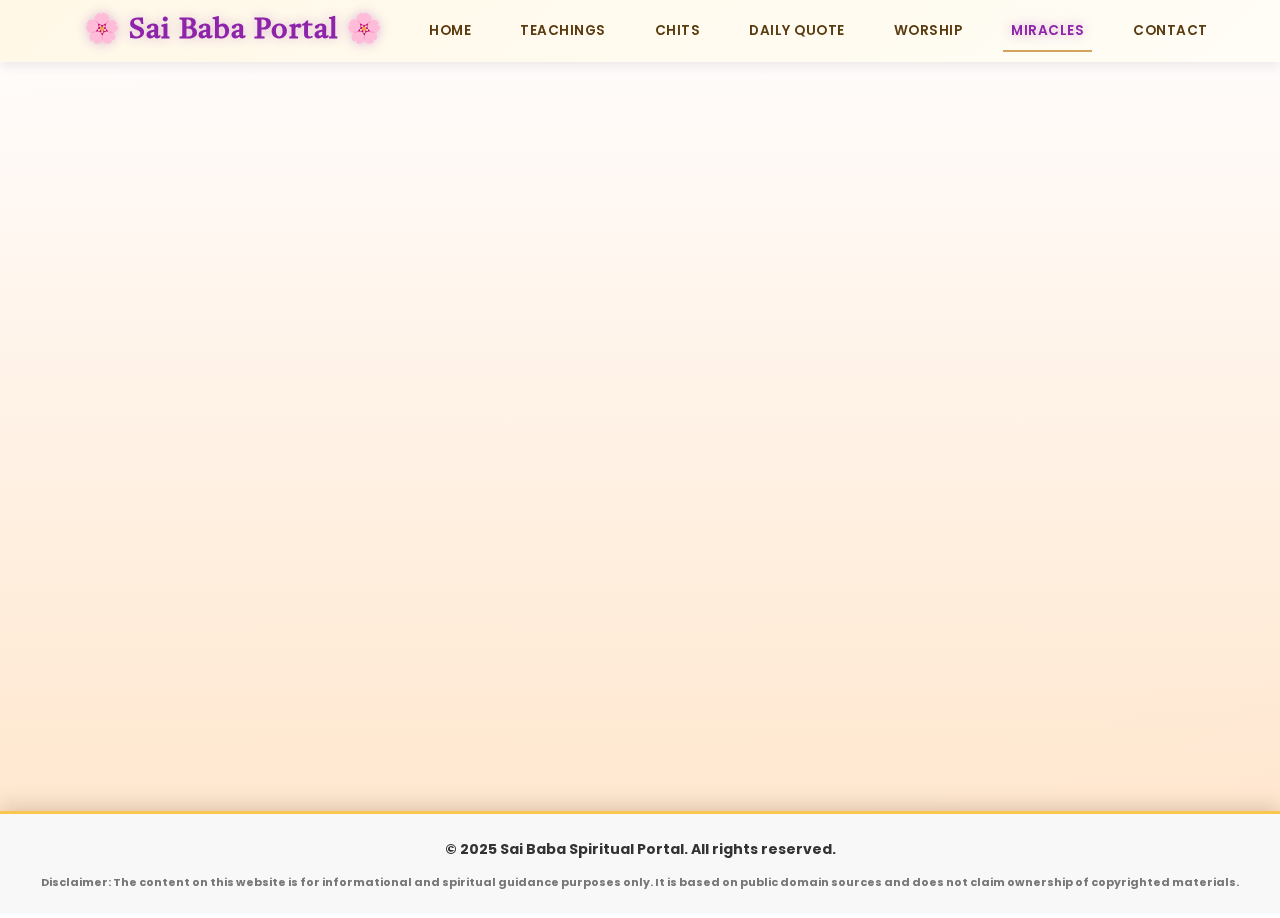
<file: miracles.html>
<!DOCTYPE html>
<html lang="en">
<head>
  <meta charset="UTF-8" />

  <!-- Page Title (specific) -->
  <title>Sai Baba Miracles – Share Your Sai Baba Experience | Sai Baba Spiritual Portal</title>

  <!-- Mobile Friendly -->
  <meta name="viewport" content="width=device-width, initial-scale=1.0" />

  <!-- SEO Description -->
  <meta name="description" content="Read and share real-life Sai Baba miracles, blessings, and divine experiences from devotees worldwide. Submit your Sai Baba miracle story and inspire others." />

  <!-- Keywords -->
  <meta name="keywords" content="Sai Baba miracles, Shirdi Sai Baba experiences, devotee stories, miracles of Sai Baba, Sai Baba blessings, spiritual experiences" />

  <!-- Canonical URL -->
  <link rel="canonical" href="https://saibabaspiritualportal.github.io/Sai-Baba-Spiritual-Portal/miracles.html" />

  <!-- Open Graph (Social Sharing) -->
  <meta property="og:title" content="Sai Baba Miracles – Real Devotee Experiences" />
  <meta property="og:description" content="Read miracle stories of Sai Baba and share your divine blessings with the world." />
  <meta property="og:type" content="article" />
  <meta property="og:url" content="https://saibabaspiritualportal.github.io/Sai-Baba-Spiritual-Portal/miracles.html" />
  <!-- Add image when available -->
  <!-- <meta property="og:image" content="https://saibabaspiritualportal.github.io/Sai-Baba-Spiritual-Portal/images/og-miracles.jpg" /> -->

  <!-- Twitter Card -->
  <meta name="twitter:card" content="summary_large_image" />
  <meta name="twitter:title" content="Sai Baba Miracles – Real Devotee Stories" />
  <meta name="twitter:description" content="Read and share divine miracles of Shirdi Sai Baba." />

  <!-- Structured Data (Schema) -->
  <script type="application/ld+json">
  {
    "@context": "https://schema.org",
    "@type": "WebPage",
    "name": "Sai Baba Miracles",
    "url": "https://saibabaspiritualportal.github.io/Sai-Baba-Spiritual-Portal/miracles.html",
    "description": "Devotees sharing real life miracles, blessings, and spiritual experiences from Sai Baba.",
    "publisher": {
      "@type": "Organization",
      "name": "Sai Baba Spiritual Portal"
    }
  }
  </script>

  <!-- Fonts -->
  <link href="https://fonts.googleapis.com/css2?family=Poppins:wght@400;600&family=Philosopher&display=swap" rel="stylesheet">

  <!-- CSS -->
  <link rel="stylesheet" href="style.css" />
</head>
<body>

  <!-- Header -->
  <header class="site-header">
    <div class="container header-inner">
      <a href="index.html" class="brand">🌸 Sai Baba Portal 🌸</a>
      <nav class="main-nav">
        <a href="index.html">Home</a>
        <a href="teachings.html">Teachings</a>
        <a href="chits.html">Chits</a>
        <a href="daily-quote.html">Daily Quote</a>
        <a href="Worship.html">Worship</a>
        <a href="miracles.html" class="active">Miracles</a>
        <a href="Contact.html">Contact</a>
      </nav>
    </div>
  </header>

  <div class="miracle-container">
    <!-- Right: Form -->
    <div class="form-section">
      <h1>Share Your Miracle Story</h1>
      <p>Share your Sai Baba miracle and inspire others with His divine blessings.</p>

      <form id="miracleForm">
        <input type="text" name="entry.579044948" placeholder="Your Name" required>
        <select name="entry.964793499" required>
          <option value="">Select Category</option>
          <option value="Health">Health</option>
          <option value="Health">Job</option>
          <option value="Family">Family</option>
          <option value="Wealth">Wealth</option>
          <option value="Marriage">Marriage</option>
          <option value="Business">Business</option>
          <option value="Education">Education</option>
          <option value="Children">Children</option>
          <option value="Wish Fulfilled">Wish Fulfilled</option>
          <option value="Protection">Protection</option>
          <option value="Relationship">Relationship</option>
          <option value="Other">Other</option>
        </select>
        <textarea name="entry.1663738702" placeholder="Share your story..." rows="5" required></textarea>
        <button type="submit">Submit Story</button>
        <p id="status"></p>
        <p style="font-size:0.9rem; color:#8e24aa; margin-top:12px; text-align:center;">
          ✨ Your story may be the blessing someone else needs today. ✨
        </p>
      </form>
    </div>


    <!-- Left: Stories -->
    <div class="stories-section" id="stories">
      <h2>Submitted Stories</h2>
      <div id="storiesContainer">
        <div class="loader"></div>
      </div>

      <p style="font-style: italic; color:#5b3c11; text-align:center; margin-bottom:15px;">
        Read the divine experiences shared by fellow devotees. May these stories strengthen your faith and bring peace to your heart.
      </p>
    </div>
  </div>

<script>
const form = document.getElementById('miracleForm');
const status = document.getElementById('status');
const storiesContainer = document.getElementById('storiesContainer');
const storiesSection = document.getElementById('stories');

const googleFormAction = "https://docs.google.com/forms/d/e/1FAIpQLSc67HpyGedHobqRiVFJNhZ-TC8m-KtLVhiHeiBFV65j4W5SNg/formResponse";
const appScriptURL = "https://script.google.com/macros/s/AKfycbxEMxINPnuddrqy72-FXAyVRyTW5I-UjvnEYlFuHslNuId6jUC5RqXg9Kdgvmm2B1DCJw/exec";

const CACHE_KEY = "sai_baba_stories";
const CACHE_TIMESTAMP_KEY = "sai_baba_stories_timestamp";
const CACHE_DURATION = 60000; // 1 minute cache

function displayStories(data) {
  storiesContainer.innerHTML = "";
  if (!data.length) {
    storiesContainer.innerHTML = "<p>No stories yet.</p>";
    return;
  }

  data.reverse().forEach(story => {
    const name = story.Name || story.name || story["entry.579044948"] || "Anonymous";
    const category = story.Category || story.category || story["entry.964793499"] || "Other";
    const storyText = story.Story || story.storyText || story["entry.1663738702"] || "";
    const timestamp = story.Timestamp || story.timestamp || story.time || new Date().toISOString();

    const div = document.createElement('div');
    div.classList.add('story-card');
    div.style.opacity = 0;
    div.style.transform = "translateY(-10px)";
    div.innerHTML = `
      <h3>${name} (${category})</h3>
      <span>${new Date(timestamp).toLocaleString()}</span>
      <p>${storyText}</p>
    `;
    storiesContainer.appendChild(div);
    requestAnimationFrame(() => {
      div.style.opacity = 1;
      div.style.transform = "translateY(0)";
    });
  });
}

form.addEventListener('submit', async (e) => {
  e.preventDefault();
  const submitButton = form.querySelector('button');
  submitButton.disabled = true;
  status.textContent = "Submitting...";

  const data = new FormData(form);
  
  // Extract form data for immediate display
  const name = data.get("entry.579044948");
  const category = data.get("entry.964793499");
  const storyText = data.get("entry.1663738702");
  
  // Create optimistic story object
  const newStory = {
    Name: name,
    Category: category,
    Story: storyText,
    Timestamp: new Date().toISOString()
  };

  // Immediately add to display (optimistic update)
  const currentStories = JSON.parse(localStorage.getItem(CACHE_KEY) || "[]");
  currentStories.push(newStory);
  localStorage.setItem(CACHE_KEY, JSON.stringify(currentStories));
  displayStories(currentStories);
  
  form.reset();
  status.textContent = "✨ Story submitted successfully!";
  storiesSection.scrollIntoView({ behavior: 'smooth' });

  // Submit to Google Form in background
  const params = new URLSearchParams();
  for (const pair of data) params.append(pair[0], pair[1]);
  fetch(googleFormAction, { method: 'POST', mode: 'no-cors', body: params });

  // Fetch fresh data after 2 seconds to sync with server
  setTimeout(() => {
    fetchStories(true, false);
  }, 2000);
  
  submitButton.disabled = false;
});

async function fetchStories(forceRefresh = false, showLoader = false) {
  const now = Date.now();
  const lastFetch = parseInt(sessionStorage.getItem(CACHE_TIMESTAMP_KEY) || '0');
  const cached = localStorage.getItem(CACHE_KEY);

  // Use cache if it's fresh and not forcing refresh
  if (!forceRefresh && cached && (now - lastFetch < CACHE_DURATION)) {
    console.log("✅ Using cached stories");
    displayStories(JSON.parse(cached));
    return;
  }

  if (showLoader) storiesContainer.innerHTML = '<div class="loader"></div>';
  
  try {
    console.log("🔄 Fetching fresh stories from Google Sheets...");
    const response = await fetch(appScriptURL + '?t=' + now, { cache: "no-cache" });
    const data = await response.json();
    console.log("✅ Fetched", data.length, "stories");
    
    if (data.length > 0) {
      localStorage.setItem(CACHE_KEY, JSON.stringify(data));
      sessionStorage.setItem(CACHE_TIMESTAMP_KEY, now.toString());
      displayStories(data);
      status.textContent = "";
    } else if (cached) {
      console.log("⚠️ No data from server, using cache");
      displayStories(JSON.parse(cached));
    }
  } catch (err) {
    console.error("❌ Failed to fetch stories:", err);
    if (cached) {
      console.log("⚠️ Using cached stories due to error");
      displayStories(JSON.parse(cached));
    } else {
      storiesContainer.innerHTML = "<p>Unable to load stories. Please refresh the page.</p>";
    }
    status.textContent = "";
  }
}

// Initial load - show cache immediately, then update
(function init() {
  console.log("🚀 Initializing page...");
  
  const cached = localStorage.getItem(CACHE_KEY);
  if (cached) {
    // Show cached stories instantly
    console.log("⚡ Displaying cached stories immediately");
    displayStories(JSON.parse(cached));
    // Then fetch fresh data in background
    fetchStories(true, false);
  } else {
    // No cache, show loader and fetch
    fetchStories(true, true);
  }
})();

// Auto-refresh every 30 seconds when page is visible
setInterval(() => {
  if (document.visibilityState === 'visible') {
    fetchStories(true, false);
  }
}, 30000);
</script>

  <!-- Footer -->
  <footer class="site-footer">
    <p>© 2025 Sai Baba Spiritual Portal. All rights reserved.</p>
    <p class="disclaimer">
      Disclaimer: The content on this website is for informational and spiritual guidance purposes only. 
      It is based on public domain sources and does not claim ownership of copyrighted materials.
    </p>
  </footer>
</body>
</html>
</file>
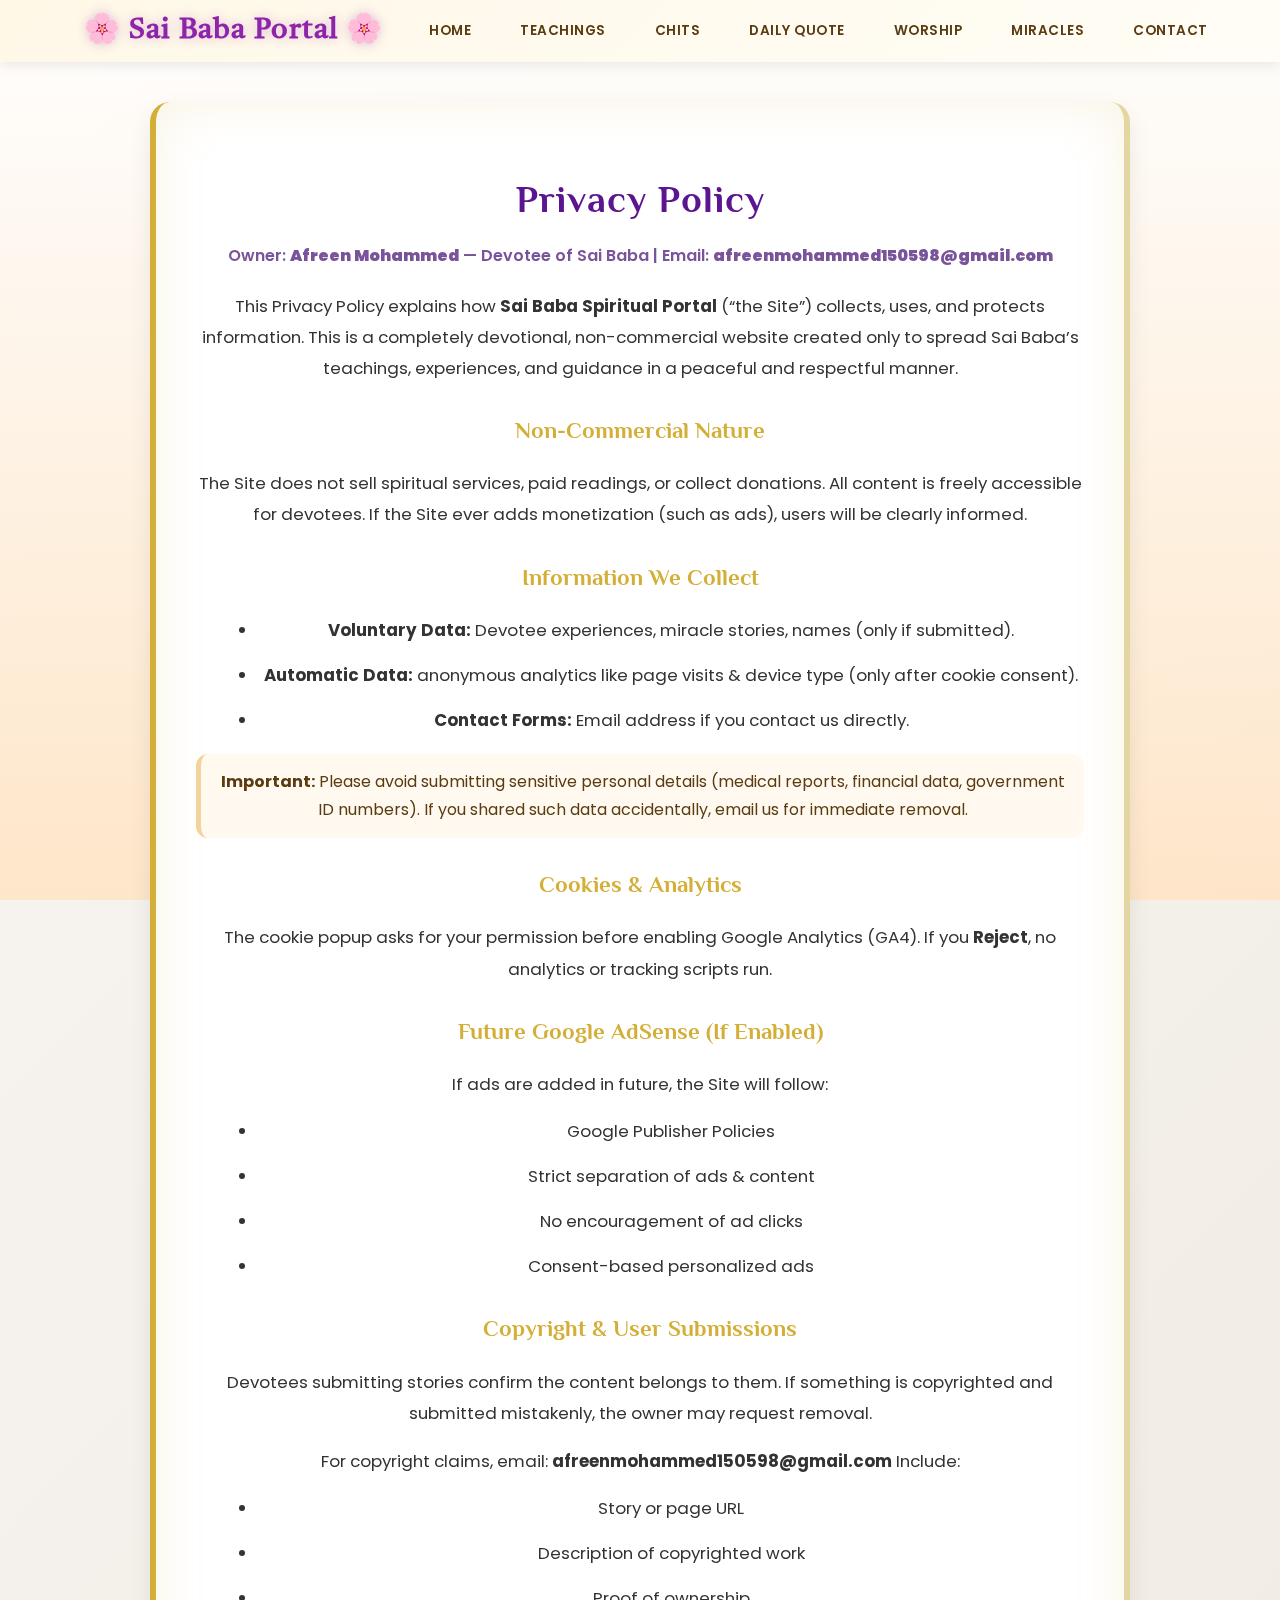
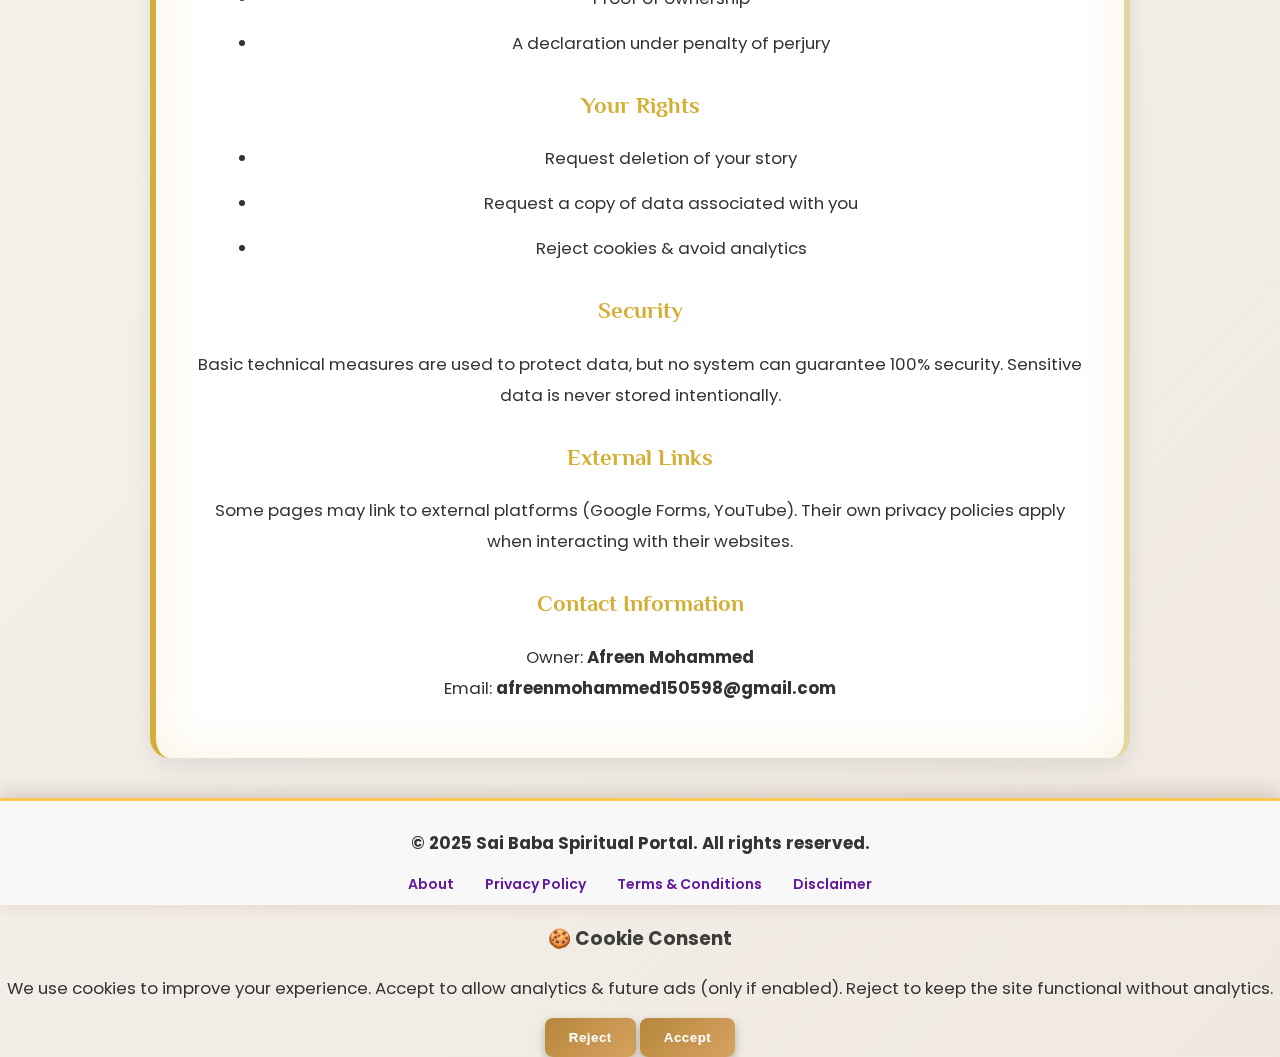
<file: privacy-policy.html>
<!DOCTYPE html>
<html lang="en">
<head>
<meta charset="utf-8" />
<meta name="viewport" content="width=device-width,initial-scale=1" />
<title>Privacy Policy | Sai Baba Spiritual Portal</title>

<!-- Fonts -->
<link href="https://fonts.googleapis.com/css2?family=Poppins:wght@400;600&family=Philosopher&display=swap" rel="stylesheet">

<!-- Footer CSS (your site global styles) -->
<link rel="stylesheet" href="style.css" />

<style>
/* ============================
   PREMIUM BODY STYLING ONLY
============================ */

:root{
  --bg:#f6f3ef;
  --card:#ffffff;
  --accent:#5b1590;
  --gold:#d4af37;
  --muted:#3d3d3d;
  --max:980px;
  font-family:'Poppins', sans-serif;
}

body{
  margin:0;
  background:linear-gradient(135deg,#f8f6f2,#efe9e1);
  color:var(--muted);
  -webkit-font-smoothing:antialiased;
}

/* Premium Card Layout */
.wrapper{
  max-width:var(--max);
  margin:40px auto;
  padding:40px;
  background:var(--card);
  border-radius:20px;
  border-left:6px solid var(--gold);
  border-right:6px solid #e4d6a1;
  box-shadow:
     0 10px 25px rgba(0,0,0,0.08),
     0 0 50px rgba(212,175,55,0.15) inset;
  animation:fadeIn 0.8s ease-out;
}

/* Headings */
h1{
  font-family:'Philosopher', serif;
  color:var(--accent);
  font-size:2.4rem;
  text-align:center;
  margin-bottom:14px;
  letter-spacing:1px;
}
.meta{
  text-align:center;
  color:#7a549a;
  margin-bottom:22px;
  font-weight:600;
}

h2{
  font-family:'Philosopher', serif;
  color:var(--gold);
  margin-top:28px;
  font-size:1.45rem;
}

/* Text */
p, li{
  line-height:1.85;
  font-size:1.05rem;
  color:#333;
  margin-bottom:14px;
}

ul{
  margin-left:22px;
}

/* Highlight Note Box */
.note{
  background:#fff9f0;
  border-left:5px solid #f3d39b;
  padding:14px 16px;
  border-radius:12px;
  margin:18px 0;
  color:#5b3c11;
  line-height:1.75;
}

/* Animation */
@keyframes fadeIn {
  from { opacity:0; transform:translateY(10px); }
  to   { opacity:1; transform:translateY(0); }
}

/* Responsive */
@media(max-width:600px){
  .wrapper{ padding:20px; margin:16px; }
  h1{ font-size:1.9rem; }
}
</style>
</head>

<body>

<!-- Header (untouched) -->
<header class="site-header">
  <div class="container header-inner">
    <a href="index.html" class="brand">🌸 Sai Baba Portal 🌸</a>
    <nav class="main-nav">
      <a href="index.html">Home</a>
      <a href="teachings.html">Teachings</a>
      <a href="chits.html">Chits</a>
      <a href="daily-quote.html">Daily Quote</a>
      <a href="worship.html">Worship</a>
      <a href="miracles.html">Miracles</a>
      <a href="contact.html">Contact</a>
    </nav>
  </div>
</header>

<!-- MAIN CONTENT -->
<main class="wrapper" role="main" aria-labelledby="privacy-title">

  <h1 id="privacy-title">Privacy Policy</h1>

  <div class="meta">
    Owner: <strong>Afreen Mohammed</strong> — Devotee of Sai Baba  
    | Email: <strong>afreenmohammed150598@gmail.com</strong>
  </div>

  <p>
    This Privacy Policy explains how <strong>Sai Baba Spiritual Portal</strong>
    (“the Site”) collects, uses, and protects information. This is a completely
    devotional, non-commercial website created only to spread Sai Baba’s teachings,
    experiences, and guidance in a peaceful and respectful manner.
  </p>

  <h2>Non-Commercial Nature</h2>
  <p>
    The Site does not sell spiritual services, paid readings, or collect donations.
    All content is freely accessible for devotees.  
    If the Site ever adds monetization (such as ads), users will be clearly informed.
  </p>

  <h2>Information We Collect</h2>
  <ul>
    <li><strong>Voluntary Data:</strong> Devotee experiences, miracle stories, names (only if submitted).</li>
    <li><strong>Automatic Data:</strong> anonymous analytics like page visits & device type (only after cookie consent).</li>
    <li><strong>Contact Forms:</strong> Email address if you contact us directly.</li>
  </ul>

  <div class="note">
    <strong>Important:</strong> Please avoid submitting sensitive personal details
    (medical reports, financial data, government ID numbers).  
    If you shared such data accidentally, email us for immediate removal.
  </div>

  <h2>Cookies & Analytics</h2>
  <p>
    The cookie popup asks for your permission before enabling Google Analytics (GA4).
    If you <strong>Reject</strong>, no analytics or tracking scripts run.
  </p>

  <h2>Future Google AdSense (If Enabled)</h2>
  <p>
    If ads are added in future, the Site will follow:
  </p>
  <ul>
    <li>Google Publisher Policies</li>
    <li>Strict separation of ads & content</li>
    <li>No encouragement of ad clicks</li>
    <li>Consent-based personalized ads</li>
  </ul>

  <h2>Copyright & User Submissions</h2>
  <p>
    Devotees submitting stories confirm the content belongs to them.
    If something is copyrighted and submitted mistakenly, the owner may request removal.
  </p>
  <p>
    For copyright claims, email:
    <strong>afreenmohammed150598@gmail.com</strong>  
    Include:
  </p>
  <ul>
    <li>Story or page URL</li>
    <li>Description of copyrighted work</li>
    <li>Proof of ownership</li>
    <li>A declaration under penalty of perjury</li>
  </ul>

  <h2>Your Rights</h2>
  <ul>
    <li>Request deletion of your story</li>
    <li>Request a copy of data associated with you</li>
    <li>Reject cookies & avoid analytics</li>
  </ul>

  <h2>Security</h2>
  <p>
    Basic technical measures are used to protect data, but no system can guarantee
    100% security. Sensitive data is never stored intentionally.
  </p>

  <h2>External Links</h2>
  <p>
    Some pages may link to external platforms (Google Forms, YouTube).  
    Their own privacy policies apply when interacting with their websites.
  </p>

  <h2>Contact Information</h2>
  <p>
    Owner: <strong>Afreen Mohammed</strong><br>
    Email: <strong>afreenmohammed150598@gmail.com</strong>
  </p>

</main>

<!-- Footer (untouched) -->
<footer class="site-footer">
  <p>© 2025 Sai Baba Spiritual Portal. All rights reserved.</p>
  <div class="footer-links">
    <a href="about.html">About</a>
    <a href="privacy-policy.html">Privacy Policy</a>
    <a href="terms.html">Terms & Conditions</a>
    <a href="disclaimer.html">Disclaimer</a>
  </div>
</footer>

<!-- Cookie Popup (untouched) -->
<div id="cookiePopup" class="cookie-popup" aria-hidden="true">
  <div class="cookie-box">
    <h3>🍪 Cookie Consent</h3>
    <p>We use cookies to improve your experience. Accept to allow analytics & future ads (only if enabled). Reject to keep the site functional without analytics.</p>
    <div class="cookie-buttons">
      <button class="btn btn-reject" onclick="rejectCookies()">Reject</button>
      <button class="btn btn-accept" onclick="acceptCookies()">Accept</button>
    </div>
  </div>
</div>

<script>
/* Cookie Logic */
function showCookie(){
  if(!localStorage.getItem('sai_cookie'))
    document.getElementById('cookiePopup').style.display='block';
}

function acceptCookies(){
  localStorage.setItem('sai_cookie','accepted');
  document.getElementById('cookiePopup').style.display='none';
  loadGA();
}

function rejectCookies(){
  localStorage.setItem('sai_cookie','rejected');
  document.getElementById('cookiePopup').style.display='none';
}

window.addEventListener('load', showCookie);

/* Google Analytics (conditional) */
function loadGA(){
  if(window.__gaLoaded) return;
  window.__gaLoaded = true;
  var id='G-ZGTECZT0GM';
  var s=document.createElement('script');
  s.src='https://www.googletagmanager.com/gtag/js?id='+id;
  s.async=true; document.head.appendChild(s);
  window.dataLayer = window.dataLayer||[];
  function gtag(){ dataLayer.push(arguments); } window.gtag = gtag;
  gtag('js', new Date()); gtag('config', id);
}

if(localStorage.getItem('sai_cookie')==='accepted'){ loadGA(); }
</script>

</body>
</html>
</file>
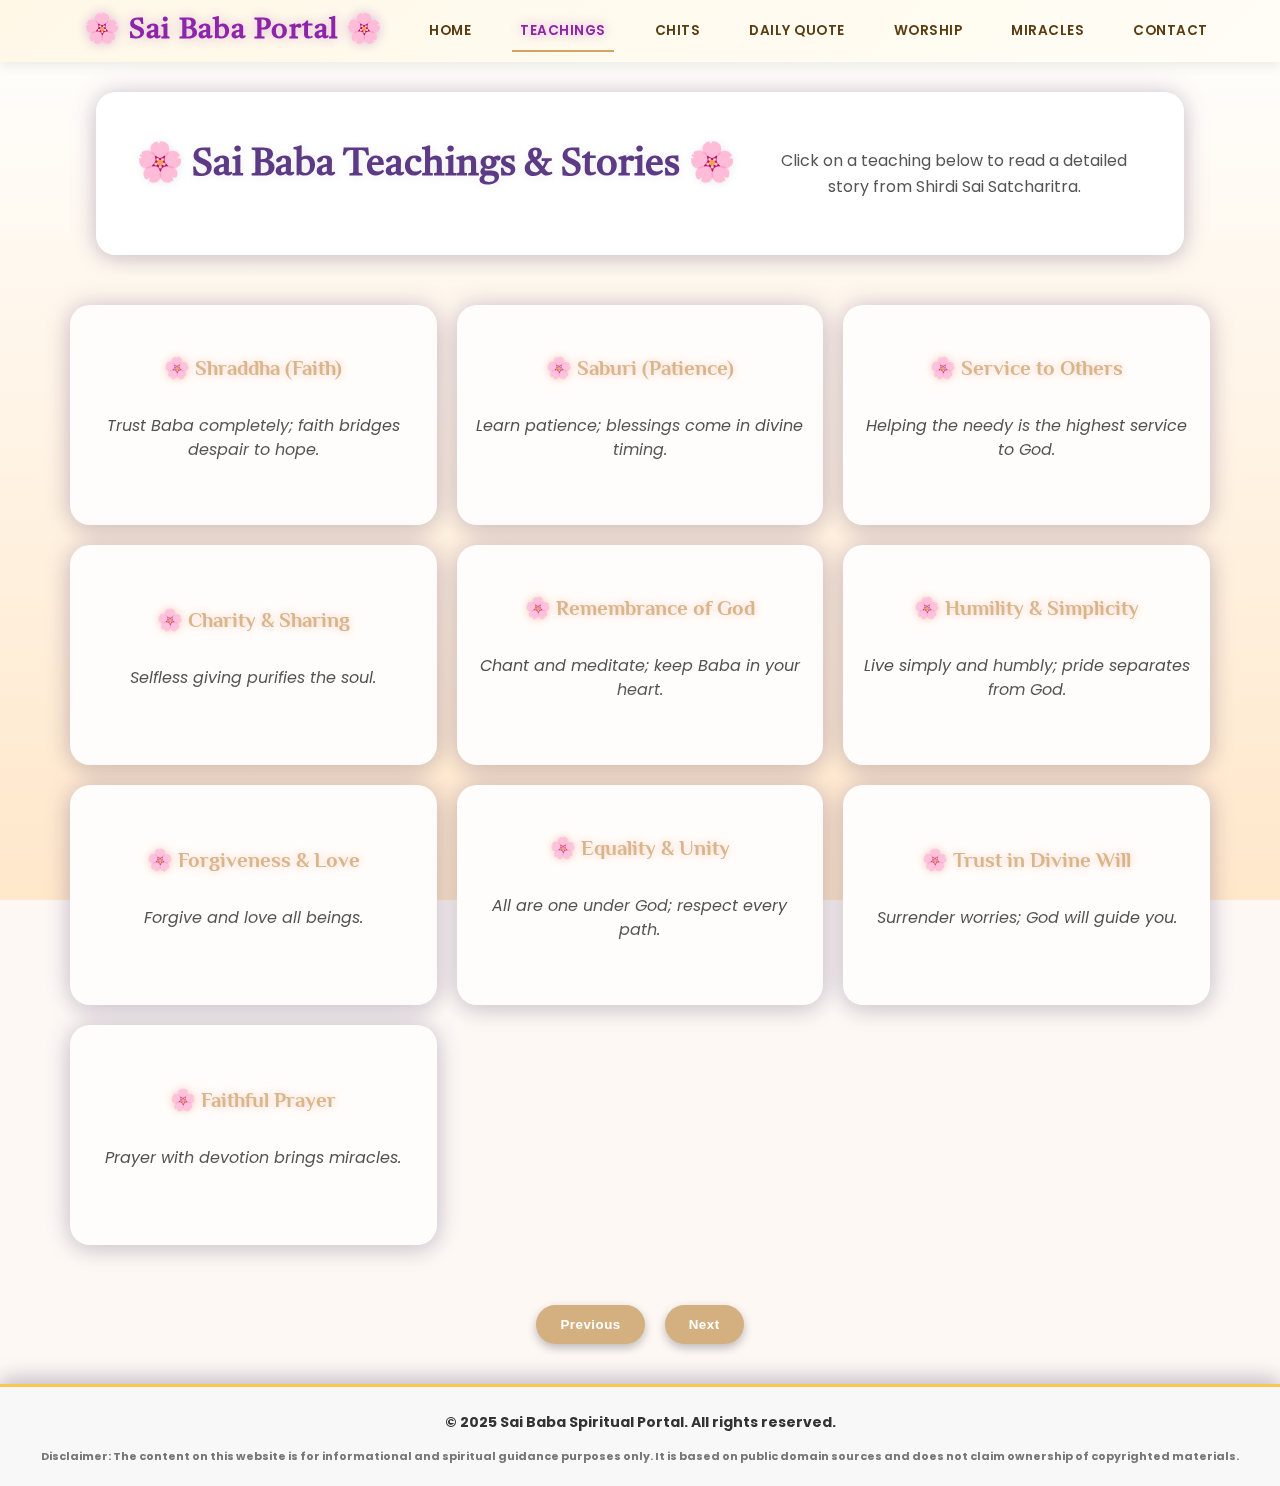
<file: teachings.html>
<!DOCTYPE html>
<html lang="en">
<head>
<meta charset="UTF-8" />

<!-- Page Title -->
<title>Sai Baba Teachings & Moral Stories | Shirdi Spiritual Wisdom</title>

<!-- Mobile -->
<meta name="viewport" content="width=device-width, initial-scale=1.0" />

<!-- SEO Description -->
<meta name="description" content="Discover Sai Baba’s teachings with simple moral stories based on values like Shraddha, Saburi, compassion, forgiveness, humility, and selfless service.">

<!-- Keywords -->
<meta name="keywords" content="Sai Baba teachings, Sai Baba stories, Shirdi moral stories, Sai Satcharitra lessons, Saburi, Shraddha, spiritual growth, miracles, faith lessons">

<!-- Canonical -->
<link rel="canonical" href="https://saibabaspiritualportal.github.io/Sai-Baba-Spiritual-Portal/teachings.html" />

<!-- Open Graph -->
<meta property="og:title" content="Sai Baba Teachings & Moral Stories" />
<meta property="og:description" content="Read simplified moral teachings inspired by Sai Baba and Shirdi Satcharitra." />
<meta property="og:type" content="article" />
<meta property="og:url" content="https://saibabaspiritualportal.github.io/Sai-Baba-Spiritual-Portal/teachings.html" />
<!-- <meta property="og:image" content="ADD_IMAGE_URL"> -->

<!-- Twitter Card -->
<meta name="twitter:card" content="summary_large_image" />
<meta name="twitter:title" content="Sai Baba Teachings | Spiritual Stories" />
<meta name="twitter:description" content="Explore simplified teachings inspired by the Sai Satcharitra." />

<!-- Structured Data -->
<script type="application/ld+json">
{
  "@context":"https://schema.org",
  "@type":"ItemList",
  "name":"Sai Baba Teachings List",
  "description":"A categorized set of teachings and short stories inspired by Shirdi Sai Baba.",
  "url":"https://saibabaspiritualportal.github.io/Sai-Baba-Spiritual-Portal/teachings.html"
}
</script>

<!-- Google Fonts -->
<link href="https://fonts.googleapis.com/css2?family=Poppins:wght@400;600&family=Tiro+Devanagari+Sanskrit&family=Philosopher&display=swap" rel="stylesheet">

<!-- External styles -->
<link rel="stylesheet" href="style.css" />
<style>
/* ============================= */
/* CARDS - EXCLUSIVE LUXURY DESIGN */
/* ============================= */
.features {
  display: grid;
  grid-template-columns: repeat(auto-fit, minmax(300px, 1fr));
  gap: 35px;
  max-width: 1300px;
  margin: 50px auto;
  padding: 0 30px;
  position: relative;
  z-index: 10;
}

.feature-card {
  position: relative;
  background: linear-gradient(135deg, #ffffff 0%, #fffbf5 100%);
  padding: 45px 35px;
  border-radius: 30px;
  cursor: pointer;
  transition: all 0.1s cubic-bezier(0.34, 1.56, 0.64, 1);
  box-shadow: 
    0 15px 40px rgba(0,0,0,0.08),
    0 5px 15px rgba(142, 36, 170, 0.05),
    inset 0 1px 1px rgba(255,255,255,0.8);
  border: 2px solid transparent;
  background-clip: padding-box;
  animation: luxuryCardEntry 0.1s cubic-bezier(0.34, 1.56, 0.64, 1) backwards;
  overflow: hidden;
  min-height: 240px;
  display: flex;
  flex-direction: column;
  justify-content: center;
}

/* Exclusive Border Effect */
.feature-card::before {
  content: '';
  position: absolute;
  top: -2px; left: -2px; right: -2px; bottom: -2px;
  background: linear-gradient(135deg, var(--divine-purple), var(--divine-gold), var(--accent-2));
  border-radius: 30px;
  opacity: 0;
  z-index: -1;
  transition: opacity 0.5s;
}

.feature-card:hover::before {
  opacity: 1;
}

/* Luxury Shine Effect */
.feature-card::after {
  content: '';
  position: absolute;
  top: -50%; left: -50%;
  width: 200%; height: 200%;
  background: linear-gradient(45deg, transparent, rgba(255,255,255,0.1), transparent);
  transform: rotate(45deg);
  transition: all 0.8s;
}

.feature-card:hover::after {
  left: 100%;
}

@keyframes luxuryCardEntry {
  0% { 
    opacity: 0; 
    transform: translateY(40px) rotateX(-15deg) scale(0.9);
    filter: blur(5px);
  }
  100% { 
    opacity: 1; 
    transform: translateY(0) rotateX(0) scale(1);
    filter: blur(0);
  }
}

.feature-card:nth-child(1) { animation-delay: 0.05s; }
.feature-card:nth-child(2) { animation-delay: 0.1s; }
.feature-card:nth-child(3) { animation-delay: 0.15s; }
.feature-card:nth-child(4) { animation-delay: 0.2s; }
.feature-card:nth-child(5) { animation-delay: 0.25s; }
.feature-card:nth-child(6) { animation-delay: 0.3s; }
.feature-card:nth-child(7) { animation-delay: 0.35s; }
.feature-card:nth-child(8) { animation-delay: 0.4s; }
.feature-card:nth-child(9) { animation-delay: 0.45s; }
.feature-card:nth-child(10) { animation-delay: 0.5s; }

.feature-card:hover {
  transform: translateY(-20px) scale(1.05) rotateX(5deg);
  box-shadow: 
    0 35px 70px rgba(142, 36, 170, 0.25),
    0 15px 40px rgba(249, 217, 118, 0.3),
    inset 0 1px 1px rgba(255,255,255,0.9);
}
:root {
  --bg: #fdf8f4;            /* Soft cream background */
  --accent: #5d3a85;        /* Rich deep purple for headings */
  --accent-2: #d4af7f;      /* Premium gold accent for cards/buttons */
  --muted: #555555;          /* Muted text */
  --card: #ffffff;           /* Card background */
  --shadow: 0 6px 20px rgba(0,0,0,0.08);
  --radius: 20px;            /* Rounded corners */
  --glow: 0 0 25px rgba(93,58,133,0.25);
  --modal-bg: rgba(0,0,0,0.65);
  font-family: 'Poppins', sans-serif;
  line-height: 1.7;
  color: var(--muted);
  scroll-behavior: smooth;
  box-sizing: border-box;
  text-align: justify;
  margin: 0; padding: 0;
}

/* Body */
body {
  background: var(--bg);
  font-family: 'Poppins', sans-serif;
  color: #4a148c;
}

/* ============================= */
/* Hero Section */
/* ============================= */
.hero {
  text-align: center;
  margin: 30px auto;
  max-width: 1200px;
  background: rgba(255, 255, 255, 0.95);
  border-radius: var(--radius);
  padding: 40px;
  box-shadow: var(--shadow), var(--glow);
}
.hero h1 {
  font-family: 'Tiro Devanagari Sanskrit', serif;
  font-size: 2.4rem;
  color: var(--accent);
  margin-bottom: 15px;
  text-shadow: 1px 1px 10px rgba(0,0,0,0.08);
}
.hero p {
  font-size: 1rem;
  color: var(--muted);
  text-align: center;
}

/* ============================= */
/* Cards Grid */
/* ============================= */
.features {
  display: grid;
  grid-template-columns: repeat(5, 1fr);
  gap: 20px;
  max-width: 1200px;
  margin: 20px auto;
}
.feature-card {
  background: #fffdfb;
  padding: 20px 15px;
  border-radius: var(--radius);
  box-shadow: 0 8px 25px rgba(0,0,0,0.08), var(--glow);
  cursor: pointer;
  transition: transform 0.4s, box-shadow 0.4s;
  text-align: center;
  display: flex;
  flex-direction: column;
  justify-content: center;
  align-items: center;
  min-height: 220px;
}
.feature-card:hover {
  transform: translateY(-10px);
  box-shadow: 0 20px 50px rgba(0,0,0,0.15), 0 0 40px rgba(93,58,133,0.3);
}
.feature-card h3 {
  color: var(--accent-2);
  margin-top: 0;
  font-size: 1.3rem;
  font-family: 'Philosopher', serif;
}
.feature-card p {
  font-size: 1rem;
  color: #444;
  margin-top: 8px;
  line-height: 1.5;
}

/* ============================= */
/* Pagination Buttons */
/* ============================= */
.pagination {
  display: flex;
  justify-content: center;
  margin: 40px 0;
  gap: 20px;
}
.pagination button {
  padding: 12px 24px;
  border: none;
  border-radius: var(--radius);
  background: var(--accent-2);
  color: #fff;
  font-weight: bold;
  cursor: pointer;
  transition: 0.3s;
}
.pagination button:hover {
  background: var(--accent);
}

/* ============================= */
/* Responsive Grid */
/* ============================= */
@media(max-width: 1400px) { .features { grid-template-columns: repeat(4, 1fr); } }
@media(max-width: 1100px) { .features { grid-template-columns: repeat(3, 1fr); } }
@media(max-width: 800px) { .features { grid-template-columns: repeat(2, 1fr); } }
@media(max-width: 500px) { .features { grid-template-columns: 1fr; } }

/* ============================= */
/* Modal */
/* ============================= */
.modal {
  position: fixed;
  top:0; left:0; width:100%; height:100%;
  background: var(--modal-bg);
  display:none;
  align-items:center;
  justify-content:center;
  z-index:2000;
  padding:20px;
  overflow:auto;
}
.modal-content {
  background: #fffdfb;
  padding: 35px;
  border-radius: var(--radius);
  max-width: 850px;
  width: 100%;
  max-height: 90vh;
  overflow-y: auto;
  box-shadow: var(--shadow), var(--glow);
  font-size: 1.1rem;
  line-height: 1.8;
  color: #4a148c;
  font-family: 'Tiro Devanagari Sanskrit', serif;
  position: relative;
}
.modal-content h2 {
  color: var(--accent);
  margin-top: 0;
  text-align: center;
  font-size: 1.8rem;
}
.close-btn {
  position: absolute;
  top: 15px; right: 20px;
  background: none;
  border: none;
  font-size: 1.5rem;
  cursor: pointer;
  color: var(--accent-2);
}
#modalStory p:first-letter {
  font-size: 1.5rem;
  font-weight: bold;
  color: var(--accent-2);
}


</style>
</head>
<body>

    <!-- Header & Navigation (same as home page) -->
  <header class="site-header">
    <div class="container header-inner">
      <a href="index.html" class="brand">🌸 Sai Baba Portal 🌸</a>
      <nav class="main-nav">
        <a href="index.html">Home</a>
        <a href="teachings.html" class="active">Teachings</a>
        <a href="chits.html">Chits</a>
      <a href="daily-quote.html">Daily Quote</a>
        <a href="worship.html">Worship</a>
        <a href="miracles.html">Miracles</a>
        <a href="contact.html">Contact</a>
      </nav>
    </div>
  </header>

<!-- Hero -->
<section class="hero">
  <h1>🌸 Sai Baba Teachings & Stories 🌸</h1>
  <p>Click on a teaching below to read a detailed story from Shirdi Sai Satcharitra.</p>
</section>

<!-- Cards Container -->
<section class="features" id="cardsContainer"></section>

<!-- Pagination -->
<div class="pagination">
  <button id="prevBtn">Previous</button>
  <button id="nextBtn">Next</button>
</div>

<!-- Modal -->
<div class="modal" id="storyModal">
  <div class="modal-content">
    <button class="close-btn" id="closeModal">&times;</button>
    <h2 id="modalTitle"></h2>
    <div id="modalStory"></div>
  </div>
</div>

<!-- Footer -->
<footer class="site-footer">
  <p>© 2025 Sai Baba Spiritual Portal. All rights reserved.</p>
  <p class="disclaimer">
    Disclaimer: The content on this website is for informational and spiritual guidance purposes only. 
    It is based on public domain sources and does not claim ownership of copyrighted materials.
  </p>
</footer>

<script>
// Card Data
const allCards = [
  {title:"Shraddha (Faith)", text:"Trust Baba completely; faith bridges despair to hope.", story:"Paragraph 1: Faith is the foundation... Paragraph 2: A devotee came to Baba... Paragraph 3: Baba guided him... Paragraph 4: The devotee followed faithfully... Paragraph 5: Baba explained that faith connects the heart... Paragraph 6: Always maintain this steadfast faith."},
  {title:"Saburi (Patience)", text:"Learn patience; blessings come in divine timing.", story:"Paragraph 1: Patience is a virtue... Paragraph 2: A merchant troubled by debts... Paragraph 3: Baba advised him to wait calmly... Paragraph 4: Days later, solutions appeared... Paragraph 5: Baba explained impatience clouds judgment... Paragraph 6: True patience nurtures inner strength."},
  {title:"Service to Others", text:"Helping the needy is the highest service to God.", story:"Paragraph 1: Baba helped poor and sick... Paragraph 2: Village struck by famine... Paragraph 3: Baba arranged food, shelter... Paragraph 4: Devotees learned helping opens heart... Paragraph 5: Baba emphasized no act of service is small... Paragraph 6: Continuous service purifies the soul."},
  {title:"Charity & Sharing", text:"Selfless giving purifies the soul.", story:"Paragraph 1: Baba regarded annadan sacred... Paragraph 2: He instructed devotees to share meals... Paragraph 3: Wealthy merchant followed guidance... Paragraph 4: Baba taught giving purifies ego... Paragraph 5: Selfless sharing cultivates compassion... Paragraph 6: True charity is continuous."},
  {title:"Remembrance of God", text:"Chant and meditate; keep Baba in your heart.", story:"Paragraph 1: Baba emphasized remembering God... Paragraph 2: Devotee distracted by world affairs... Paragraph 3: Baba reminded him constant remembrance keeps mind calm... Paragraph 4: Devotee meditated regularly... Paragraph 5: Baba explained mind aligned with God is free from fear... Paragraph 6: Remembrance transforms life into divine living."},
  {title:"Humility & Simplicity", text:"Live simply and humbly; pride separates from God.", story:"Paragraph 1: Baba lived simply... Paragraph 2: Never showed pride... Paragraph 3: Rich disciple learned humility by serving... Paragraph 4: Baba explained ego separates from grace... Paragraph 5: Simplicity fosters contentment... Paragraph 6: Humility opens heart to wisdom."},
  {title:"Forgiveness & Love", text:"Forgive and love all beings.", story:"Paragraph 1: Baba forgave everyone... Paragraph 2: Devotee wronged by friend came upset... Paragraph 3: Baba encouraged forgiveness... Paragraph 4: Devotee reconciled and felt freedom... Paragraph 5: Baba taught love binds humans and God... Paragraph 6: Forgiveness and love key to spiritual growth."},
  {title:"Equality & Unity", text:"All are one under God; respect every path.", story:"Paragraph 1: Baba taught God is one... Paragraph 2: Hindu, Muslim devotees came... Paragraph 3: Baba explained all religions lead to same Divine... Paragraph 4: Devotees treated equally... Paragraph 5: Unity fosters peace... Paragraph 6: Respect all paths and faiths."},
  {title:"Trust in Divine Will", text:"Surrender worries; God will guide you.", story:"Paragraph 1: Baba advised surrendering ego... Paragraph 2: Devotee anxious about future... Paragraph 3: Baba told trust in divine will... Paragraph 4: Outcomes unfolded magically... Paragraph 5: Trust reduces anxiety... Paragraph 6: Surrender brings inner peace."},
  {title:"Faithful Prayer", text:"Prayer with devotion brings miracles.", story:"Paragraph 1: Baba valued heartfelt prayer... Paragraph 2: Devotee prayed daily... Paragraph 3: Baba responded in unexpected ways... Paragraph 4: Devotee's life transformed... Paragraph 5: Prayer strengthens connection with God... Paragraph 6: Faithful prayer brings guidance and support."},
  {title:"Patience in Trials", text:"Difficult times test devotion.", story:"Paragraph 1: Baba explained life has trials... Paragraph 2: Devotee suffered loss... Paragraph 3: Baba advised patience and trust... Paragraph 4: Relief came in divine timing... Paragraph 5: Patience purifies heart... Paragraph 6: Trials deepen spiritual strength."},
  {title:"Helping Strangers", text:"Serve without expecting return.", story:"Paragraph 1: Baba helped anyone in need... Paragraph 2: Stranger arrived hungry... Paragraph 3: Baba instructed feeding and care... Paragraph 4: Devotees learned selflessness... Paragraph 5: Serving strangers purifies soul... Paragraph 6: Selfless service earns divine blessings."},
  {title:"Moderation & Temperance", text:"Avoid excess; live balanced life.", story:"Paragraph 1: Baba advocated moderation... Paragraph 2: Devotee overindulged and suffered... Paragraph 3: Baba guided balanced lifestyle... Paragraph 4: Health and spirit flourished... Paragraph 5: Excess leads to attachment... Paragraph 6: Moderation cultivates contentment."},
  {title:"Respect Elders & Teachers", text:"Honor elders; follow guidance.", story:"Paragraph 1: Baba taught respect for elders... Paragraph 2: Devotee neglected guidance... Paragraph 3: Baba reminded respect is spiritual duty... Paragraph 4: Devotee learned humility... Paragraph 5: Elders' wisdom nurtures soul... Paragraph 6: Respect strengthens spiritual bonds."},
  {title:"Overcoming Fear", text:"Faith dispels fear.", story:"Paragraph 1: Baba reassured fearful devotee... Paragraph 2: Fear arises from ego and doubt... Paragraph 3: Baba instructed meditation and trust... Paragraph 4: Devotee overcame fear gradually... Paragraph 5: Courage comes from faith... Paragraph 6: Fearless heart embraces divine grace."},
  {title:"Sincerity & Truthfulness", text:"Speak truth and act sincerely.", story:"Paragraph 1: Baba stressed honesty... Paragraph 2: Devotee lied for personal gain... Paragraph 3: Baba corrected gently... Paragraph 4: Truth restored relationships... Paragraph 5: Sincerity strengthens soul... Paragraph 6: True devotion requires honesty."},
  {title:"Gratitude & Contentment", text:"Be grateful; appreciate every blessing.", story:"Paragraph 1: Baba encouraged gratitude... Paragraph 2: Devotee complained about minor issues... Paragraph 3: Baba explained every blessing counts... Paragraph 4: Devotee practiced gratitude daily... Paragraph 5: Contentment increases happiness... Paragraph 6: Gratitude aligns heart with God."},
  {title:"Devotion over Rituals", text:"Heart devotion matters more than form.", story:"Paragraph 1: Baba emphasized inner devotion... Paragraph 2: Devotee focused only on rituals... Paragraph 3: Baba taught love and faith are supreme... Paragraph 4: Rituals without devotion are empty... Paragraph 5: Devotee experienced divine presence through love... Paragraph 6: Heartful devotion is eternal."},
  {title:"Self-Control & Discipline", text:"Control mind and senses.", story:"Paragraph 1: Baba taught self-control... Paragraph 2: Devotee succumbed to impulses... Paragraph 3: Baba advised discipline in daily life... Paragraph 4: Devotee attained mental clarity... Paragraph 5: Self-control strengthens spiritual resolve... Paragraph 6: Discipline aligns life with divine order."},
  {title:"Meditation & Silence", text:"Meditate to connect with God.", story:"Paragraph 1: Baba recommended silent meditation... Paragraph 2: Devotee restless and worried... Paragraph 3: Baba taught daily meditation practice... Paragraph 4: Peace and clarity emerged... Paragraph 5: Meditation deepens divine awareness... Paragraph 6: Silence nurtures spiritual growth."}
];

let currentPage = 1;
const cardsPerPage = 10;
const cardsContainer = document.getElementById('cardsContainer');

// Render Cards Function
function renderCards() {
  cardsContainer.innerHTML = '';
  const start = (currentPage-1)*cardsPerPage;
  const end = start + cardsPerPage;
  const pageCards = allCards.slice(start,end);

  pageCards.forEach(card => {
    const div = document.createElement('div');
    div.classList.add('feature-card');
    div.dataset.title = card.title;
    div.dataset.story = card.story;
    div.innerHTML = `<h3>🌸 ${card.title}</h3><p>${card.text}</p>`;
    cardsContainer.appendChild(div);
  });

  // Click events for modal
  const cards = document.querySelectorAll('.feature-card');
  cards.forEach(card => {
    card.addEventListener('click', () => {
      document.getElementById('modalTitle').textContent = card.dataset.title;

      // Format story into paragraphs with indent & first letter styling
      const formattedStory = card.dataset.story
        .split(/Paragraph \d+: /)
        .filter(p => p.trim()!=='')
        .map(p => `<p style="text-indent:1.2em; margin-bottom:1em;">${p.trim()}</p>`)
        .join('');
      document.getElementById('modalStory').innerHTML = formattedStory;

      document.getElementById('storyModal').style.display = 'flex';
      document.body.style.overflow = 'hidden';
    });
  });
}

// Pagination
document.getElementById('prevBtn').addEventListener('click', ()=>{
  if(currentPage>1) currentPage--;
  renderCards();
});
document.getElementById('nextBtn').addEventListener('click', ()=>{
  if(currentPage<Math.ceil(allCards.length/cardsPerPage)) currentPage++;
  renderCards();
});

// Initial render
renderCards();

// Modal close
const modal = document.getElementById('storyModal');
document.getElementById('closeModal').addEventListener('click', ()=>{
  modal.style.display='none';
  document.body.style.overflow='auto';
});
window.addEventListener('click', e=>{
  if(e.target===modal){
    modal.style.display='none';
    document.body.style.overflow='auto';
  }
});
</script>
</body>
</html>
</file>
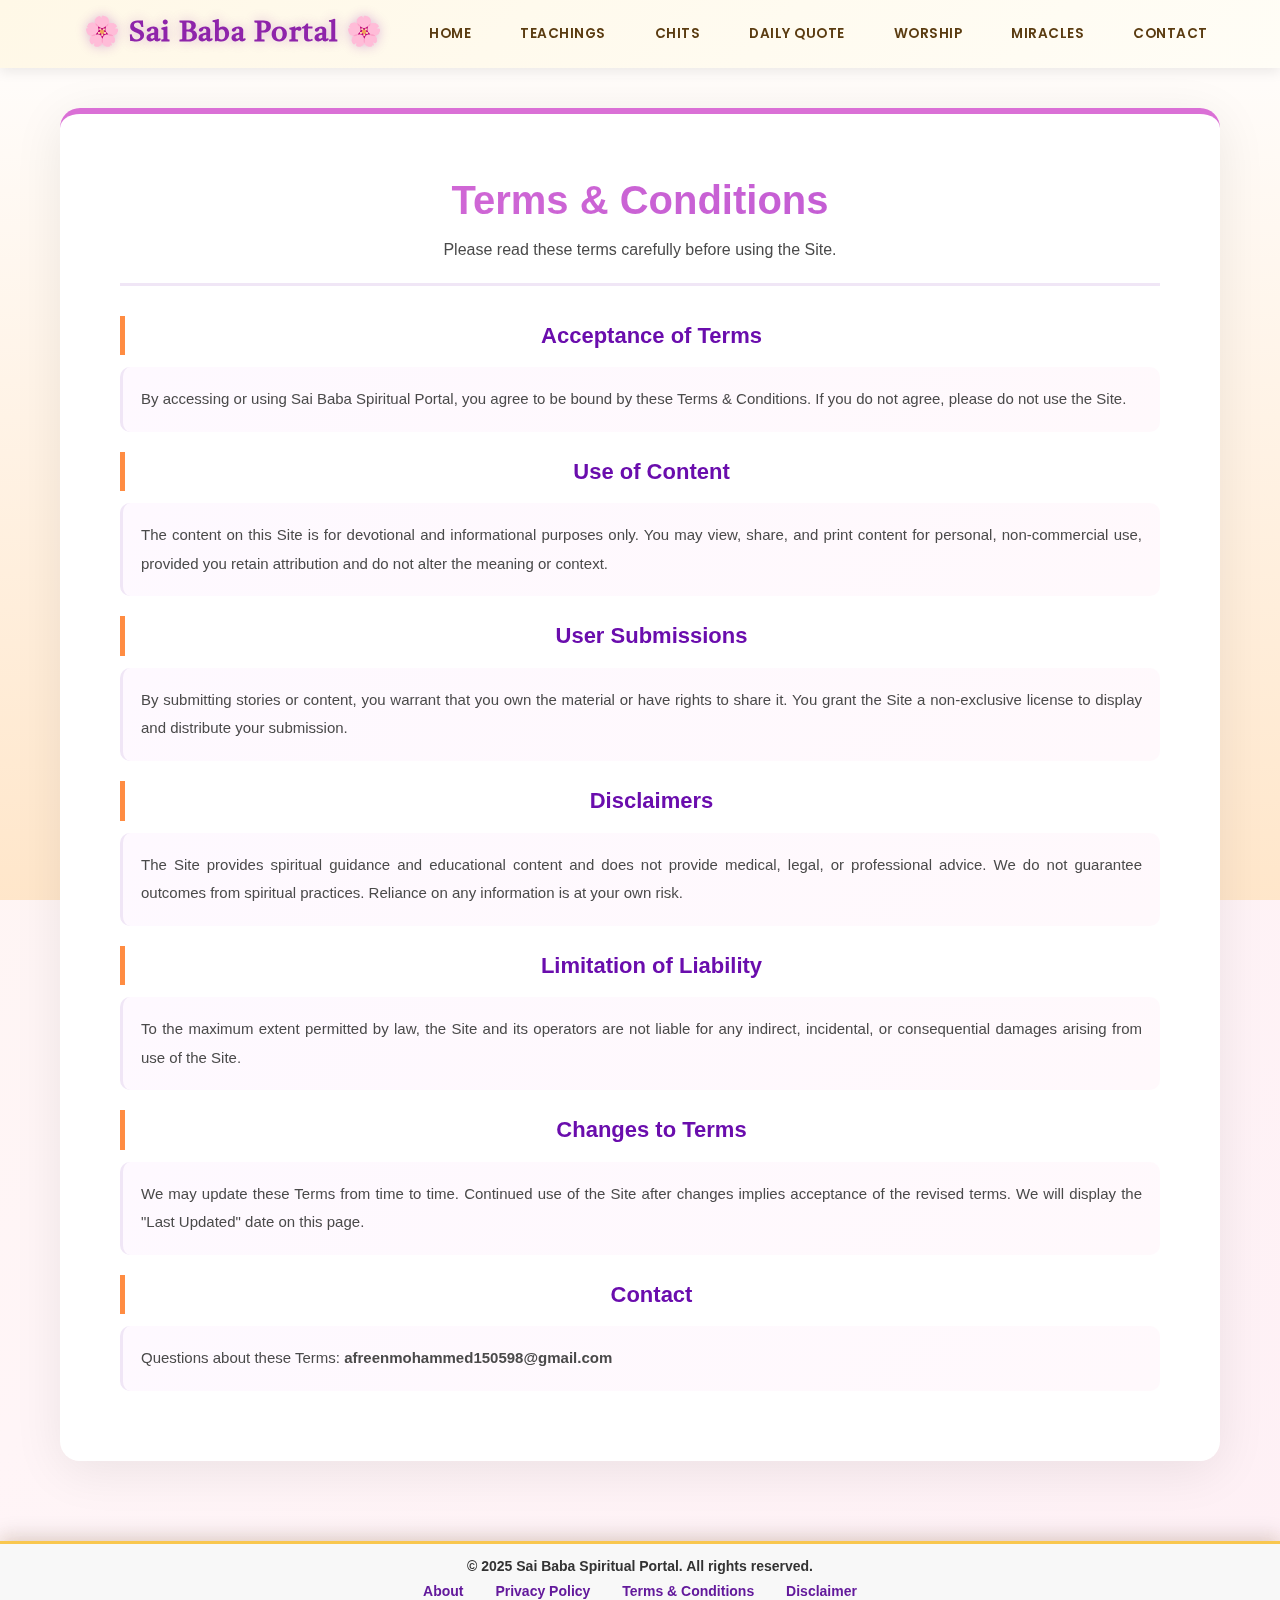
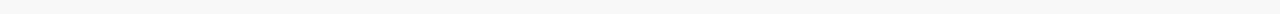
<file: terms.html>
<!DOCTYPE html>
<html lang="en">
<head>
<meta charset="utf-8"/>
<meta name="viewport" content="width=device-width,initial-scale=1"/>
<title>Terms & Conditions | Sai Baba Spiritual Portal</title>

<link href="https://fonts.googleapis.com/css2?family=Poppins:wght@400;600&family=Philosopher&display=swap" rel="stylesheet">
<link rel="stylesheet" href="style.css" />
<style>
/* Same premium styling */
*{margin:0;padding:0;box-sizing:border-box}
body{font-family:'Segoe UI', Tahoma, Geneva, Verdana, sans-serif;background:linear-gradient(135deg,#fef5f0 0%,#fff5f7 50%,#fef0f5 100%);color:#4a4a4a;line-height:1.8;min-height:100vh}
.legal-container{max-width:1200px;margin:0 auto;padding:40px 20px 80px 20px}
.page-content{background:white;padding:50px 60px;border-radius:20px;box-shadow:0 10px 50px rgba(0,0,0,0.08);border-top:6px solid #da70d6}
.page-header{text-align:center;margin-bottom:30px;padding-bottom:18px;border-bottom:3px solid #f0e6f6}
.page-title{font-size:40px;background:linear-gradient(135deg,#da70d6 0%,#ba55d3 100%);-webkit-background-clip:text;-webkit-text-fill-color:transparent}
.section{margin-bottom:20px}
.section-title{font-size:22px;color:#6a0dad;margin-bottom:12px;padding-left:18px;border-left:5px solid #ff8c42;font-weight:600}
.section-content{font-size:15px;text-align:justify;padding:18px;background:linear-gradient(135deg,#fef9ff 0%,#fff9fc 100%);border-radius:10px;border-left:3px solid #f0e6f6;line-height:1.9}
.numbered-list{counter-reset:item;list-style:none;padding-left:0}
.numbered-list li{counter-increment:item;margin-bottom:16px;padding-left:45px;position:relative}
.numbered-list li:before{content:counter(item);position:absolute;left:0;top:0;background:linear-gradient(135deg,#da70d6 0%,#ba55d3 100%);color:white;width:32px;height:32px;border-radius:50%;display:flex;align-items:center;justify-content:center;font-weight:bold}
@media (max-width:768px){.legal-container{padding:20px 15px 60px 15px}.page-content{padding:30px 25px}.page-title{font-size:28px}}
</style>
</head>
<body>

<!-- Header - untouched -->
<header class="site-header">
  <div class="container header-inner">
    <a href="index.html" class="brand">🌸 Sai Baba Portal 🌸</a>
    <nav class="main-nav">
      <a href="index.html">Home</a>
      <a href="teachings.html">Teachings</a>
      <a href="chits.html">Chits</a>
      <a href="daily-quote.html">Daily Quote</a>
      <a href="worship.html">Worship</a>
      <a href="miracles.html">Miracles</a>
      <a href="contact.html">Contact</a>
    </nav>
  </div>
</header>

<div class="legal-container">
  <main class="page-content" role="main" aria-labelledby="terms-title">
    <div class="page-header">
      <h1 id="terms-title" class="page-title">Terms &amp; Conditions</h1>
      <p class="page-subtitle">Please read these terms carefully before using the Site.</p>
    </div>

    <section class="section">
      <h2 class="section-title">Acceptance of Terms</h2>
      <div class="section-content">
        <p>By accessing or using Sai Baba Spiritual Portal, you agree to be bound by these Terms & Conditions. If you do not agree, please do not use the Site.</p>
      </div>
    </section>

    <section class="section">
      <h2 class="section-title">Use of Content</h2>
      <div class="section-content">
        <p>The content on this Site is for devotional and informational purposes only. You may view, share, and print content for personal, non-commercial use, provided you retain attribution and do not alter the meaning or context.</p>
      </div>
    </section>

    <section class="section">
      <h2 class="section-title">User Submissions</h2>
      <div class="section-content">
        <p>By submitting stories or content, you warrant that you own the material or have rights to share it. You grant the Site a non-exclusive license to display and distribute your submission.</p>
      </div>
    </section>

    <section class="section">
      <h2 class="section-title">Disclaimers</h2>
      <div class="section-content">
        <p>The Site provides spiritual guidance and educational content and does not provide medical, legal, or professional advice. We do not guarantee outcomes from spiritual practices. Reliance on any information is at your own risk.</p>
      </div>
    </section>

    <section class="section">
      <h2 class="section-title">Limitation of Liability</h2>
      <div class="section-content">
        <p>To the maximum extent permitted by law, the Site and its operators are not liable for any indirect, incidental, or consequential damages arising from use of the Site.</p>
      </div>
    </section>

    <section class="section">
      <h2 class="section-title">Changes to Terms</h2>
      <div class="section-content">
        <p>We may update these Terms from time to time. Continued use of the Site after changes implies acceptance of the revised terms. We will display the "Last Updated" date on this page.</p>
      </div>
    </section>

    <section class="section">
      <h2 class="section-title">Contact</h2>
      <div class="section-content">
        <p>Questions about these Terms: <strong>afreenmohammed150598@gmail.com</strong></p>
      </div>
    </section>
  </main>
</div>

<!-- Footer - untouched -->
<footer class="site-footer">
  <p>© 2025 Sai Baba Spiritual Portal. All rights reserved.</p>
  <div class="footer-links">
    <a href="about.html">About</a>
    <a href="privacy-policy.html">Privacy Policy</a>
    <a href="terms.html">Terms & Conditions</a>
    <a href="disclaimer.html">Disclaimer</a>
  </div>
</footer>

</body>
</html>
</file>
<file: style.css>
/* ============================= */
/* Google Fonts */
/* ============================= */
@import url('https://fonts.googleapis.com/css2?family=Poppins:wght@400;600&family=Tiro+Devanagari+Sanskrit&family=Philosopher&display=swap');

/* ============================= */
/* Root Variables */
/* ============================= */
:root {
  --bg: #fff9f6;
  --accent: #8e24aa;
  --accent-2: #f39f86;
  --muted: #666;
  --card: #ffffff;
  --shadow: 0 6px 20px rgba(0,0,0,0.08);
  --radius: 20px;
  --glow: 0 0 20px rgba(142, 36, 170, 0.3);
  --divine-gold: #f9d976;
  --divine-purple: #8e24aa;
  --divine-cream: rgba(255, 248, 240, 0.95);
  font-family: 'Poppins', sans-serif;
}

/* ============================= */
/* Body with Lotus Mandala Background */
/* ============================= */
body {
  margin: 0;
  font-family: 'Poppins', sans-serif;
  background: url("https://cdn.pixabay.com/photo/2017/07/24/22/01/lotuses-2536194_1280.jpg") no-repeat center center fixed;
  background-size: cover;
  color: #333;
  min-height: 100vh;
  line-height: 1.6;
  text-align: center;
  display: flex;
  flex-direction: column;
  position: relative;
}

/* Divine Overlay */
body::before {
  content: "";
  position: fixed;
  top: 0; left: 0; width: 100%; height: 100%;
  background: linear-gradient(to bottom, rgba(255,255,255,0.88), rgba(255,228,196,0.88));
  z-index: -1;
  animation: divineShimmer 10s ease-in-out infinite alternate;
}
@keyframes divineShimmer { 0% {opacity:0.88;} 100% {opacity:0.92;} }

/* ============================= */
/* Containers */
/* ============================= */
.container { max-width: 1100px; margin: 0 auto; padding: 20px; }
.game-container {
  max-width: 900px;
  width: 95%;
  margin: 60px auto 50px;
  display: flex;
  flex-direction: column;
  gap: 30px;
  animation: fadeInUp 1.2s ease-out;
}

/* ============================= */
/* Header Styling */
/* ============================= */
.site-header {
  position: sticky;
  top: 10px;
  padding: 8px 0;
  background: linear-gradient(135deg, #fff8e7, #fffdf6);
  backdrop-filter: blur(12px) saturate(180%);
  box-shadow: 0 4px 12px rgba(0,0,0,0.08), var(--glow);
  z-index: 1000;
}
.header-inner {
  display: flex;
  justify-content: space-between;
  align-items: center;
  max-width: 1200px;
  margin: 0 auto;
  padding: 0 20px;
}
.brand {
  font-family: 'Philosopher', serif;
  font-size: 1.8rem;
  font-weight: 600;
  color: #b6863d;
  text-decoration: none;
  text-transform: capitalize;
  letter-spacing: 1px;
  text-shadow: 0 0 10px rgba(142, 36, 170, 0.5);
  animation: gentlePulse 3s ease-in-out infinite;
}
@keyframes gentlePulse { 0%,100%{transform:scale(1);}50%{transform:scale(1.02);} }
.main-nav { display: flex; gap: 18px; }
.main-nav a {
  font-family: 'Poppins', sans-serif;
  font-weight: 600;
  text-decoration: none;
  color: #5b3c11;
  text-transform: uppercase;
  letter-spacing: 0.5px;
  padding: 6px 8px;
  position: relative;
  transition: all 0.3s ease;
}
.main-nav a::after {
  content: '';
  position: absolute;
  width: 0; height: 2px; bottom: -4px; left: 0;
  background-color: #d6a35f;
  transition: width 0.3s ease-in-out;
}
.main-nav a:hover::after, .main-nav a.active::after { width: 100%; }

/* ============================= */
/* Hero Section */
/* ============================= */
.hero {
  display: grid;
  grid-template-columns: 1fr 380px;
  gap: 28px;
  align-items: center;
  margin-top: 10px;
  background: rgba(255,255,255,0.92);
  border-radius: var(--radius);
  box-shadow: var(--shadow), var(--glow);
  padding: 30px;
  animation: fadeInUp 1s ease-out;
}
.hero h1 {
  font-family: 'Tiro Devanagari Sanskrit', serif;
  color: var(--accent);
  margin: 0;
  font-size: 3rem;
  text-shadow: 1px 1px 12px #fff, 0 0 15px rgba(142,36,170,0.6);
}
.hero .lead { color: var(--muted); margin-top:10px; font-size:1.1rem; }
.hero-right img { width:100%; border-radius:var(--radius); animation:float 4s ease-in-out infinite; }
.hero-buttons { display:flex; flex-wrap:wrap; gap:12px; margin-top:18px; justify-content:center;}
.hero-buttons button {
  padding:14px 28px; border-radius:40px; font-size:1.05rem; font-weight:700;
  border:none; cursor:pointer; color:#4a148c;
    background: linear-gradient(135deg,#f9d976,#f39f86);
  box-shadow:0 6px 18px rgba(0,0,0,0.18),var(--glow);
  transition: transform 0.3s, background 0.3s, box-shadow 0.3s;
  position: relative; overflow: hidden;
}
.hero-buttons button::before {
  content:''; position:absolute; top:50%; left:-100%; width:100%; height:100%;
  background: linear-gradient(90deg, transparent, rgba(255,255,255,0.4), transparent);
  transition: left 0.6s; transform:translateY(-50%);
}
.hero-buttons button:hover::before { left:100%; }
.hero-buttons button:hover {
  transform: scale(1.08) translateY(-3px);
  background: linear-gradient(135deg,#f39f86,#f9d976);
  box-shadow: 0 10px 28px rgba(0,0,0,0.28),0 0 30px rgba(142,36,170,0.5);
}
/* Special Share Btn */
#shareBtn {
  background: linear-gradient(135deg,#ff80ab,#f48fb1); color:#fff; font-weight:800;
  box-shadow:0 6px 18px rgba(0,0,0,0.18),0 0 25px rgba(255,128,171,0.6);
}
#shareBtn:hover {
  background: linear-gradient(135deg,#f48fb1,#ff80ab);
  transform: scale(1.1) translateY(-3px);
  box-shadow:0 12px 32px rgba(0,0,0,0.3),0 0 35px rgba(255,128,171,0.7);
}

/* ============================= */
/* Intro Text Section */
/* ============================= */
.intro-text {
  width:100%;
  max-width:850px;
  margin:10px auto;
  padding:25px;
  background: linear-gradient(145deg,#fffdf6,#fff8e7);
  border:1px solid rgba(182,134,61,0.3);
  border-radius:10px;
  box-shadow:0 6px 18px rgba(0,0,0,0.08),0 0 25px rgba(182,134,61,0.25);
  text-align:center;
  font-family: 'Philosopher', serif;
  animation: fadeInUp 1.5s ease;
}
.intro-text h1 { font-size:1.9rem; color:#8f6223; margin-bottom:12px; }
.intro-text p { font-size:1rem; line-height:1.6; color:#444; margin:8px 0; }
.intro-text strong { color:#b6863d; }
.intro-text em { color:var(--divine-purple); font-weight:600; }

/* ============================= */
/* Features / Cards Section */
/* ============================= */
.features, #features {
  display:grid; grid-template-columns:repeat(auto-fit,minmax(220px,1fr));
  gap:20px; margin-top:28px;
}
.card, .feature-card {
  background: rgba(255,255,255,0.95); padding:25px; border-radius:var(--radius);
  box-shadow: 8px 8px 20px rgba(0,0,0,0.08), -8px -8px 20px rgba(255,255,255,0.7), var(--glow);
  transition: transform 0.4s, box-shadow 0.4s;
  animation: fadeInUp 1s ease-out;
}
.card:hover, .feature-card:hover {
  transform: translateY(-12px) rotateX(5deg);
  box-shadow: 0 20px 40px rgba(0,0,0,0.18),0 0 30px rgba(142,36,170,0.4);
}
.card h3, .feature-card h3 { color: var(--accent-2); margin-top:0; text-shadow:0 0 8px rgba(243,159,134,0.6);}
.feature-card p { color:#4a148c; font-style:italic; }

/* ============================= */
/* Chit Section */
/* ============================= */
.chit-input-section, .chit-display-section {
  padding:25px; background: var(--divine-cream);
  border-radius:10px; box-shadow:var(--shadow),var(--glow);
  display:flex; flex-direction:column; gap:20px;
  border:1px solid rgba(182,134,61,0.3);
  transition: box-shadow 0.3s ease, transform 0.3s ease;
}
.chit-input-section:hover, .chit-display-section:hover {
  box-shadow:0 10px 28px rgba(0,0,0,0.18),0 0 35px rgba(182,134,61,0.5);
  transform: translateY(-3px);
}
.chit-input-section h2, .chit-display-section h2 {
  color:var(--divine-purple); text-align:center; font-size:1.9rem;
  margin:0; text-shadow:0 0 12px rgba(142,36,170,0.6); animation: gentlePulse 3s ease-in-out infinite;
}
.instructions { text-align:center; font-size:0.95rem; color:#555; margin:-5px 0 10px; font-style:italic; }
#chitInputs { display:flex; flex-direction:column; gap:15px; }
#chitInputs .chit-box textarea {
  width:90%; padding:14px; border-radius:8px; border:1px solid rgba(182,134,61,0.5);
  font-size:16px; resize:none; transition:all 0.3s; background:rgba(255,255,255,0.9);
  box-shadow: inset 0 2px 6px rgba(0,0,0,0.08);
}
#chitInputs .chit-box textarea:focus {
  border-color: var(--divine-purple);
  box-shadow:0 0 18px rgba(142,36,170,0.4), inset 0 2px 6px rgba(0,0,0,0.08);
  outline:none; transform:scale(1.02);
}

/* Buttons */
.button-container { display:flex; justify-content:center; gap:25px; margin-top:20px; }
button { padding:12px 24px; background: linear-gradient(135deg,#b6863d,#d6a35f); color:#fff;
border:none; font-weight:bold; border-radius:8px; cursor:pointer; transition:all 0.3s ease; box-shadow:0 4px 10px rgba(0,0,0,0.25); letter-spacing:0.5px;}
button:hover { background: linear-gradient(135deg,#d6a35f,#e7c57c); box-shadow:0 6px 14px rgba(0,0,0,0.28); transform:translateY(-2px);}

/* ============================= */
/* Chit Pool Cards - Visible Box Shape */
/* ============================= */
#chitPool {
    display: grid;
    grid-template-columns: repeat(5, 1fr); /* 5 cards per row */
    gap: 20px;
    justify-items: center;
    margin-top: 20px;
  }
  
  .chit-card {
    width: 140px;
    height: 100px;
    background: linear-gradient(135deg, #fff8dc, #fdf5e6); /* visible light box */
    border: 2px solid var(--divine-purple);
    border-radius: 12px;
    box-shadow: 0 6px 16px rgba(0,0,0,0.2), 0 0 12px rgba(142,36,170,0.2);
    display: flex;
    justify-content: center;
    align-items: center;
    font-weight: 600;
    color: #5b3c11;
    text-align: center;
    cursor: pointer;
    transition: transform 0.3s ease, box-shadow 0.3s ease;
    perspective: 1000px;
    margin-top: 1px;
  }
  
  .chit-card:hover {
    transform: scale(1.05);
    box-shadow: 0 12px 28px rgba(0,0,0,0.25), 0 0 25px rgba(142,36,170,0.4);
  }
  
  /* Front/Back flip effect */
  .chit-card.opened {
    background: linear-gradient(135deg, #f9d976, #f39f86);
    color: #4a148c;
    box-shadow: 0 12px 28px rgba(0,0,0,0.25), 0 0 30px rgba(142,36,170,0.5);
    transform: scale(1.05);
  }
  

/* Success message */
.success-message { text-align:center; font-size:1.2rem; color:#4a2a82; font-weight:bold; margin:15px 0; opacity:0; animation:fadeIn 0.8s forwards; }

/* ============================= */
/* Footer Styling */
/* ============================= */
.site-footer, footer {
  width:100%; padding:28px 0; background:linear-gradient(135deg,var(--accent-2,#f8d6cb),#f9d976);
  text-align:center; color:var(--accent,#8e24aa); font-weight:bold;
  box-shadow:0 -6px 20px rgba(0,0,0,0.12), var(--glow);
  margin-top:auto;
}

/* ============================= */
/* Share Experience Popup - Sleek & Devotional */
/* ============================= */
.highlight-popup {
  position: fixed;
  top: 120px; /* moved down from top */
  left: 50%;
  transform: translateX(-50%) scale(0);
  width: 85%;
  max-width: 480px;
  background: linear-gradient(145deg, #fff8e7, #ffe3b3);
  border-radius: 16px;
  box-shadow: 0 8px 25px rgba(0,0,0,0.25), 0 0 20px rgba(255,183,77,0.5);
  text-align: center;
  z-index: 9999;
  opacity: 0;
  transition: transform 0.5s ease, opacity 0.5s ease, box-shadow 0.5s ease;
  border-left: 3px solid #d81b60;
  border-right: 3px solid #d81b60;
  border-top: 4px solid #f1a730;
  border-bottom: 4px solid #f1a730;
  font-family: 'Tiro Devanagari Sanskrit', serif;
}

.highlight-popup.show {
  transform: translateX(-50%) scale(1);
  opacity: 1;
  animation: divineEntrance 0.8s ease-out, pulsePopup 2.2s infinite alternate;
}

@keyframes divineEntrance {
  0% { opacity: 0; transform: translateX(-50%) scale(0) rotateY(0deg); }
  50% { opacity: 0.8; transform: translateX(-50%) scale(0.85) rotateY(180deg); }
  100% { opacity: 1; transform: translateX(-50%) scale(1) rotateY(360deg); }
}

@keyframes pulsePopup {
  0% { transform: translateX(-50%) scale(1); box-shadow: 0 8px 25px rgba(0,0,0,0.25), 0 0 20px rgba(255,183,77,0.4); }
  50% { transform: translateX(-50%) scale(1.03); box-shadow: 0 12px 30px rgba(0,0,0,0.35), 0 0 28px rgba(216,27,96,0.5); }
  100% { transform: translateX(-50%) scale(1); box-shadow: 0 8px 25px rgba(0,0,0,0.25), 0 0 20px rgba(255,183,77,0.4); }
}

.highlight-popup .popup-content h2 {
  color: #d81b60;
  margin: 16px 0 10px;
  font-size: 1.5rem;
  text-shadow: 0 0 10px rgba(216,27,96,0.7);
  letter-spacing: 0.5px;
}

.highlight-popup .popup-content p {
  color: #6a1b9a;
  font-style: italic;
  margin-bottom: 18px;
  font-size: 1rem;
  line-height: 1.5;
}

.highlight-popup .popup-content button.highlight-btn {
  padding: 12px 26px;
  font-size: 1rem;
  font-weight: 600;
  border: none;
  border-radius: 20px;
  cursor: pointer;
  color: #4a148c;
  background: linear-gradient(145deg, #f39f86, #f9d976);
  box-shadow: 0 5px 15px rgba(0,0,0,0.2), 0 0 15px rgba(216,27,96,0.3);
  transition: transform 0.3s, box-shadow 0.3s, background 0.3s;
  margin: 4px 0 10px;
}

.highlight-popup .popup-content button.highlight-btn:hover {
  transform: scale(1.07) translateY(-2px);
  box-shadow: 0 8px 22px rgba(0,0,0,0.3), 0 0 22px rgba(216,27,96,0.5);
  background: linear-gradient(145deg, #f9d976, #f39f86);
}

.highlight-popup .popup-content .close-popup {
  position: absolute;
  top: 12px;
  right: 14px;
  font-size: 22px;
  font-weight: bold;
  color: #d81b60;
  cursor: pointer;
  transition: color 0.3s, transform 0.3s;
}

.highlight-popup .popup-content .close-popup:hover {
  color: #6a1b9a;
  transform: rotate(90deg);
}

/* ============================= */
/* Chit Section Spacing Fix */
/* ============================= */
.chit-display-section {
    padding: 15px 20px; /* reduce overall padding */
  }
  
  .chit-display-section p {
    margin-bottom: 1px; /* reduce space below instruction text */
    line-height: 1.4; 
  }
  
  #chitPool {
    margin-top: 1px; /* reduce gap between text and chit row */
    gap: 15px; /* optional: tighten card spacing */
  }
  
/* ============================= */
/* Slim Hero Buttons + Output Box */
/* ============================= */
.hero-buttons-wrapper {
  display: flex;
  flex-direction: column;
  align-items: flex-start;
  gap: 15px; /* space between buttons and output */
  width: 100%;
}

.hero-buttons {
  display: flex;
  gap: 38px;       /* spacing between buttons */
  flex-wrap: wrap;  /* wrap buttons on smaller screens */
}

.hero-buttons button {
  padding: 14px 20px;         
  font-size: 0.95rem;         
  border-radius: 8px;
  border: 2px solid #f0d9b5;
  background-color: #fff8e7;
  color: #3e2c1c;
  cursor: pointer;
  transition: all 0.2s ease;
  white-space: nowrap;
}

.hero-buttons button:hover {
  background-color: #f0d9b5;
  transform: translateY(-1px);
}

/* ============================= */
/* Flexible & Slim Output Box Styling */
/* ============================= */
.output-box {
  width: 100%;                  
  max-width: 540px;             
  min-width: 120px;             
  padding: 3px 9px;            /* smaller padding for slim look */
  margin-top: 5px;
  background-color: #fff8f0;
  border: 2px solid #e6b800;
  border-radius: 12px;
  font-size: 0.95rem;           /* slightly smaller text */
  color: #3e2c1c;
  line-height: 1.4;
  overflow-y: auto;             /* scroll if too long */
  word-wrap: break-word;        /* wrap long words */
  position: relative;
  display: none;                
  box-shadow: 0 4px 10px rgba(0,0,0,0.1);
  transition: all 0.3s ease;
  max-height: 80px;             /* reduced max height */
  min-height: 25px;             /* smaller min height */
}

/* show class toggled via JS */
.output-box.show {
  display: block;
}

/* Close button */
.output-box .close-output {
  position: absolute;
  top: 4px;
  right: 8px;
  cursor: pointer;
  font-size: 16px;
  color: #b30000;
  font-weight: bold;
}

/* Smooth fade-in */
@keyframes fadeInBox {
  from { opacity: 0; transform: translateY(-6px); }
  to { opacity: 1; transform: translateY(0); }
}
@keyframes popUp {
  0% { transform: scale(0) rotateX(-90deg); opacity: 0; }
  60% { transform: scale(1.1) rotateX(10deg); opacity: 1; }
  100% { transform: scale(1) rotateX(0deg); }
}

/* Chit hover + open color effects */
.chit-card:hover {
  transform: scale(1.08) rotateY(5deg);
  box-shadow: 0 14px 30px rgba(0,0,0,0.25), 0 0 25px rgba(142,36,170,0.6);
}

.chit-card.opened {
  background: linear-gradient(135deg, #f9d976, #f39f86);
  color: #4a148c;
  box-shadow: 0 16px 32px rgba(0,0,0,0.25), 0 0 35px rgba(142,36,170,0.7);
  transform: scale(1.1) rotateY(5deg);
  transition: all 0.5s ease;
}
.button-container {
  display: flex;
  gap: 10px; /* spacing between buttons */
  margin-top: 15px;
}
.button-container button {
  padding: 8px 16px;
  font-size: 16px;
  cursor: pointer;
  border-radius: 6px;
  border: none;
  background-color: #f0c987;
  transition: background 0.3s;
}
.button-container button:hover {
  background-color: #f7d67a;
}

/* ============================= */
/* Body & Typography */
/* ============================= */
body {
  margin: 0;
  padding: 0;
  font-family: 'Poppins', sans-serif;
  background: #fffaf5;
  color: #4a148c;
  line-height: 1.6;
}

.container {
  width: 90%;
  max-width: 1200px;
  margin: 0 auto;
}

/* ============================= */
/* Header */
/* ============================= */
.site-header {
  width: 100%;
  background: rgba(255, 248, 240, 0.95);
  box-shadow: 0 4px 15px rgba(0,0,0,0.08);
  position: sticky;
  top: 0;
  z-index: 999;
}

.header-inner {
  display: flex;
  justify-content: space-between;
  align-items: center;
  padding: 15px 20px;
}

.site-header .brand {
  font-family: 'Tiro Devanagari Sanskrit', serif;
  font-size: 1.8rem;
  color: #8e24aa;
  text-decoration: none;
  text-shadow: 0 0 12px rgba(142,36,170,0.3);
}

.main-nav a {
  margin-left: 18px;
  font-weight: 600;
  color: #5b3c11;
  text-decoration: none;
  transition: color 0.3s, text-shadow 0.3s;
}

.main-nav a:hover,
.main-nav a.active {
  color: #8e24aa;
  text-shadow: 0 0 12px rgba(142,36,170,0.4);
}


/* ============================= */
/* Sai Baba Spiritual Portal - Miracles Page */
/* ============================= */

/* ---- Root Variables ---- */
:root {
  --divine-gold: #f9c74f;
  --divine-purple: #6a1b9a;
  --accent-2: #f39f86;
  --shadow: 0 6px 18px rgba(0,0,0,0.12);
  --glow: 0 0 15px rgba(250, 200, 150, 0.3);
}

/* ---- Body & Base ---- */
body {
  font-family: 'Poppins', sans-serif;
  background: linear-gradient(160deg, #fff0f5, #ffe6f0);
  color: #333;
  margin: 0;
  padding: 0;
  overflow-x: hidden;
  display: flex;
  flex-direction: column;
  min-height: 100vh;
}

/* ---- Container ---- */
.miracle-container {
  display: flex;
  justify-content: center;
  align-items: stretch; /* stretch children to same height */
  gap: 40px;
  padding: 60px 20px; /* responsive padding */
  width: 100%;
  max-width: 1200px;
  margin: 0 auto;
  flex-wrap: wrap;

  /* Animation */
  opacity: 0;
  transform: translateY(20px);
  animation: fadeInUp 1s ease forwards;
}

/* ---- Form Section ---- */
.form-section {
  flex: 1 1 350px; /* narrower base width */
  max-width: 400px; /* optional, to limit max width */
  background: rgba(255,248,240,0.95);
  border: 3px solid var(--divine-gold);
  border-radius: 28px;
  padding: 30px 20px;
  box-shadow: var(--shadow), var(--glow);
  display: flex;
  flex-direction: column;
  opacity: 0;
  transform: translateY(20px);
  animation: fadeInUp 1s ease forwards;
  animation-delay: 0.4s;
  transition: transform 0.3s ease, box-shadow 0.3s ease;

  /* Custom Properties for easy adjustments */
  --form-title-size: 1.9rem;   /* title font size */
  --form-subtext-size: 1rem;   /* subtext font size */
  --form-subtext-gap: 5px;     /* gap between title and subtext */
}

.form-section:hover {
  transform: translateY(0) scale(1.02);
  box-shadow: 0 12px 28px rgba(0,0,0,0.25), var(--glow);
}

.form-section h1 {
  font-family: 'Philosopher', serif;
  font-size: var(--form-title-size);
  color: var(--divine-purple);
  text-align: center;
  margin-top: 0;      
  margin-bottom: var(--form-subtext-gap); 
}

.form-section p {
  font-size: var(--form-subtext-size);
  text-align: center;
  margin-top: 0;
  margin-bottom: 25px;
  color: #5b3c11;
}

/* Inputs, selects, textarea */
.form-section input,
.form-section select,
.form-section textarea {
  width: 100%;
  box-sizing: border-box;
  border-radius: 12px;
  font-size: 1rem;
  padding: 15px 18px;
  margin-bottom: 20px;
  border: 2px solid #f0d9b5;
  background: #fff8e7;
  box-shadow: inset 0 2px 6px rgba(0,0,0,0.08);
  transition: all 0.3s ease;
}

.form-section input:focus,
.form-section select:focus,
.form-section textarea:focus {
  border-color: var(--divine-purple);
  outline: none;
  box-shadow: 0 0 8px rgba(106,27,154,0.4);
}

/* Button */
.form-section button {
  padding: 13px 135px;
  font-weight: 700;
  font-size: 0.75rem;
  border: none;
  cursor: pointer;
  background: linear-gradient(135deg, var(--divine-gold), var(--accent-2));
  color: var(--divine-purple);
  border-radius: 12px;
  box-shadow: var(--shadow), var(--glow);
  transition: all 0.3s ease;
}

.form-section button:hover {
  transform: translateY(-3px) scale(1.03);
  box-shadow: 0 10px 25px rgba(0,0,0,0.25), var(--glow);
}

/* ---- Stories Section ---- */
.stories-section {
  flex: 2 1 600px; /* wider section, takes ~2x space of form */
  background: rgba(255,248,240,0.95);
  border: 3px solid var(--divine-gold);
  border-radius: 28px;
  padding: 30px;
  box-shadow: var(--shadow), var(--glow);
  display: flex;
  flex-direction: column;
  overflow: hidden;
  opacity: 0;
  transform: translateY(20px);
  animation: fadeInUp 1s ease forwards;
  animation-delay: 0.5s;
}

.stories-section:hover {
  transform: translateY(0) scale(1.02);
  box-shadow: 0 12px 28px rgba(0,0,0,0.25), var(--glow);
}

.stories-section h2 {
  font-family: 'Philosopher', serif;
  font-size: 1.8rem;
  color: var(--divine-purple);
  text-align: center;
  margin-bottom: 20px;
}

#storiesContainer {
  flex-grow: 1;
  overflow-y: auto;
  padding: 0 10px;
  scroll-behavior: smooth;
  border-radius: 16px;
  max-height: 420px;
  word-wrap: break-word;
  overflow-wrap: break-word;
}

#storiesContainer::-webkit-scrollbar {
  width: 8px;
}
#storiesContainer::-webkit-scrollbar-track {
  background: #fff8e7;
  border-radius: 10px;
}
#storiesContainer::-webkit-scrollbar-thumb {
  background: linear-gradient(180deg, #f39f86, #d6a35f);
  border-radius: 10px;
}

/* Story Card */
.story-card {
  background: linear-gradient(135deg, #fffdf6, #fff8e7);
  border-left: 5px solid var(--divine-purple);
  border-radius: 16px;
  padding: 16px 18px;
  margin-bottom: 15px;
  box-shadow: inset 0 2px 6px rgba(0,0,0,0.08);
  border: 2px solid #f0d9b5;
}

.story-card h3 {
  font-family: 'Philosopher', serif;
  font-size: 1.1rem;
  font-weight: 600;
  color: var(--divine-purple);
  display: flex;
  justify-content: space-between;
  margin-bottom: 6px;
}

.story-card h3 span {
  font-size: 0.9rem;
  font-weight: 400;
  color: #5b3c11;
}

.story-card p {
  font-size: 0.95rem;
  line-height: 1.5;
  color: #4a148c;
  text-align: justify;
  hyphens: auto;
}

/* ---- Animations ---- */
@keyframes fadeInUp {
  0% { opacity: 0; transform: translateY(20px); }
  100% { opacity: 1; transform: translateY(0); }
}

/* ---- Footer ---- */
.site-footer {
  text-align: center;
  padding: 20px;
  background: rgba(255,248,240,0.95);
  border-top: 3px solid var(--divine-gold);
  font-size: 0.95rem;
  color: #4a148c;
}

/* ---- Responsive ---- */
@media (max-width: 1000px) {
  .miracle-container {
    flex-direction: column;
    gap: 30px;
  }
  #storiesContainer {
    max-height: 360px;
  }
}
@media (max-width: 600px) {
  .form-section, .stories-section {
    padding: 25px 20px;
  }
  .form-section h1, .stories-section h2 {
    font-size: 1.5rem;
  }
}



.story-actions {
  display: flex;
  justify-content: space-around;
  margin-top: 10px;
}

.story-actions button {
  border: none;
  background: #fff3e0;
  color: #6a1b9a;
  padding: 6px 10px;
  border-radius: 8px;
  cursor: pointer;
  font-size: 0.9rem;
  transition: all 0.2s ease;
}

.story-actions button:hover {
  background: #f9c74f;
  color: #fff;
  transform: scale(1.05);
}

.comments-section {
  margin-top: 8px;
  background: #fff8e7;
  border-radius: 10px;
  padding: 8px;
}

.comment-input {
  width: 80%;
  padding: 6px 8px;
  border-radius: 6px;
  border: 1px solid #d6a35f;
}

.comment-submit {
  background: #6a1b9a;
  color: #fff;
  border: none;
  padding: 6px 10px;
  border-radius: 6px;
  margin-left: 6px;
  cursor: pointer;
}

.comment-submit:hover {
  background: #8e24aa;
}
.comment-list p {
  font-size: 0.9rem;
  color: #4a148c;
  margin: 4px 0;
}

/* Make entire feature card clickable */
.feature-card-link {
  text-decoration: none;
  color: inherit;
  display: inline-block;
  transition: transform 0.3s ease;
}

.feature-card-link .feature-card {
  cursor: pointer;
}

.feature-card-link:hover .feature-card {
  transform: translateY(-8px);
  box-shadow: 0 20px 40px rgba(0,0,0,0.18), 0 0 30px rgba(142,36,170,0.4);
}
  .site-footer {
    text-align: center;
    padding: 10px 0; /* Reduced padding to decrease height */
    background-color: #f8f8f8;
    color: #333;
    font-size: 14px;
  }
  .site-footer .disclaimer {
    font-size: 11px; /* Slightly smaller font for compact look */
    color: #777;
    margin-top: 3px;
  }
/* ============================================= */
/* COMPLETE MOBILE RESPONSIVE FIX - ALL PAGES */
/* ============================================= */

/* Prevent horizontal scroll globally */
html, body {
  overflow-x: hidden;
  width: 100%;
  max-width: 100vw;
}

* {
  box-sizing: border-box;
}

/* ========== HEADER & NAVIGATION FIX ========== */
@media (max-width: 1024px) {
  .site-header {
    padding: 10px 0;
  }
  
  .header-inner {
    flex-direction: row;
    justify-content: space-between;
    align-items: center;
    padding: 0 15px;
    gap: 15px;
  }
  
  /* Brand logo - KEEP IN ONE LINE */
  .brand {
    font-size: 1.3rem;
    white-space: nowrap;
    flex-shrink: 0;
  }
  
  /* Navigation */
  .main-nav {
    display: flex;
    flex-wrap: wrap;
    justify-content: flex-end;
    gap: 8px;
    flex: 1;
  }
  
  .main-nav a {
    font-size: 0.8rem;
    padding: 6px 10px;
    white-space: nowrap;
  }
}

@media (max-width: 768px) {
  .header-inner {
    flex-direction: column;
    gap: 12px;
  }
  
  .brand {
    font-size: 1.4rem;
    text-align: center;
    width: 100%;
  }
  
  .main-nav {
    width: 100%;
    justify-content: center;
    gap: 6px;
  }
  
  .main-nav a {
    font-size: 0.75rem;
    padding: 6px 8px;
  }
}

@media (max-width: 480px) {
  .brand {
    font-size: 1.2rem;
  }
  
  .main-nav a {
    font-size: 0.7rem;
    padding: 5px 6px;
  }
}

/* ========== INDEX.HTML - HOME PAGE ========== */
@media (max-width: 768px) {
  .hero {
    grid-template-columns: 1fr !important;
    gap: 20px;
    padding: 20px;
  }
  
  .hero h1 {
    font-size: 1.8rem !important;
  }
  
  .hero .lead {
    font-size: 1rem;
  }
  
  .hero-right {
    order: -1;
    text-align: center;
  }
  
  .hero-right img {
    max-width: 250px;
    margin: 0 auto;
  }
  
  .hero-buttons-wrapper {
    width: 100%;
  }
  
  .hero-buttons {
    flex-direction: column;
    gap: 10px;
    width: 100%;
  }
  
  .hero-buttons button {
    width: 100%;
    padding: 14px;
    font-size: 1rem;
  }
  
  #output {
    width: 100%;
    max-width: 100%;
  }
  
  .output-box {
    width: 100% !important;
    max-width: 100% !important;
    padding: 12px;
    font-size: 0.9rem;
  }
  
  #features {
    grid-template-columns: 1fr !important;
    gap: 15px;
  }
}

/* ========== CHITS.HTML PAGE ========== */
@media (max-width: 768px) {
  .game-container {
    width: 100% !important;
    padding: 15px;
    margin: 20px auto;
  }
  
  .chit-input-section,
  .chit-display-section {
    padding: 20px 15px;
  }
  
  .chit-input-section h2,
  .chit-display-section h2 {
    font-size: 1.5rem;
  }
  
  #chitInputs .chit-box textarea {
    width: 100%;
    font-size: 14px;
  }
  
  .button-container {
    flex-direction: column;
    gap: 10px;
  }
  
  .button-container button {
    width: 100%;
  }
  
  #chitPool {
    grid-template-columns: repeat(2, 1fr) !important;
    gap: 10px;
  }
  
  .chit-card {
    width: 100%;
    height: 80px;
    font-size: 0.85rem;
  }
  
  #bottomReset {
    width: 100%;
    margin-top: 15px;
  }
}

@media (max-width: 480px) {
  #chitPool {
    grid-template-columns: 1fr !important;
  }
}

/* ========== MIRACLES.HTML PAGE ========== */
@media (max-width: 1000px) {
  .miracle-container {
    flex-direction: column !important;
    padding: 30px 15px;
    gap: 25px;
  }
  
  .form-section,
  .stories-section {
    flex: 1 1 100% !important;
    max-width: 100% !important;
  }
}

@media (max-width: 768px) {
  .form-section {
    padding: 25px 15px;
  }
  
  .form-section h1 {
    font-size: 1.6rem;
  }
  
  .form-section input,
  .form-section select,
  .form-section textarea {
    width: 100%;
    font-size: 0.95rem;
  }
  
  .form-section button {
    width: 100%;
    padding: 13px 20px;
  }
  
  .stories-section h2 {
    font-size: 1.5rem;
  }
  
  #storiesContainer {
    max-height: 350px;
  }
}

/* ========== TEACHINGS.HTML PAGE ========== */
@media (max-width: 1400px) {
  .features {
    grid-template-columns: repeat(3, 1fr) !important;
  }
}

@media (max-width: 1100px) {
  .features {
    grid-template-columns: repeat(2, 1fr) !important;
  }
}

@media (max-width: 768px) {
  .hero {
    padding: 20px;
  }
  
  .hero h1 {
    font-size: 1.8rem;
  }
  
  .features {
    grid-template-columns: 1fr !important;
    gap: 15px;
    padding: 10px;
  }
  
  .feature-card {
    min-height: auto;
    padding: 20px 15px;
  }
  
  .feature-card h3 {
    font-size: 1.1rem;
  }
  
  .pagination {
    gap: 10px;
  }
  
  .pagination button {
    padding: 8px 16px;
    font-size: 0.9rem;
  }
}

/* ========== DAILY-QUOTE.HTML PAGE ========== */
@media (max-width: 768px) {
  .daily-quote-hero {
    grid-template-columns: 1fr !important;
    padding: 25px 15px;
    gap: 20px;
  }
  
  .daily-quote-hero h1 {
    font-size: 1.8rem !important;
  }
  
  .daily-quote-hero p {
    font-size: 1rem;
  }
  
  .hero-right {
    order: -1;
  }
  
  .hero-right img {
    max-width: 200px;
    margin: 0 auto;
  }
  
  #newQuoteBtn {
    width: 100%;
    padding: 14px;
    font-size: 1rem;
  }
  
  #quoteOutput {
    width: 100% !important;
    max-width: 100% !important;
    font-size: 1rem;
    padding: 12px;
  }
  
  .quote-cards {
    grid-template-columns: 1fr !important;
    gap: 15px;
  }
}

/* ========== WORSHIP.HTML PAGE ========== */
@media (max-width: 768px) {
  .worship-container {
    max-width: 100% !important;
    padding: 25px 15px;
  }
  
  .worship-container h1 {
    font-size: 1.8rem;
  }
  
  .dual-section {
    flex-direction: column;
    gap: 20px;
  }
  
  .timer,
  .counter {
    flex: 1 1 100% !important;
    min-height: auto;
    width: 100%;
  }
  
  .timer-display,
  .counter-number {
    font-size: 2rem;
  }
  
  .timer-buttons,
  .counter-buttons {
    gap: 8px;
  }
  
  .timer-buttons button,
  .counter-buttons button {
    padding: 8px 12px;
    font-size: 0.9rem;
  }
  
  .section {
    padding: 20px 15px;
    margin-top: 20px;
  }
  
  .section h2 {
    font-size: 1.5rem;
  }
  
  .section h3 {
    font-size: 1.2rem;
  }
}

/* ========== CONTACT.HTML PAGE ========== */
@media (max-width: 768px) {
  .contact-form {
    max-width: 100% !important;
    width: 100%;
    padding: 25px 15px;
    margin: 20px 10px;
  }
  
  .contact-form h2 {
    font-size: 1.7rem;
  }
  
  .contact-form input,
  .contact-form textarea {
    width: 100%;
    padding: 12px;
    font-size: 1rem;
  }
  
  .contact-form button {
    width: 100%;
    padding: 14px;
  }
}

/* ========== FOOTER - ALL PAGES ========== */
@media (max-width: 768px) {
  .site-footer {
    width: 100%;
    padding: 20px 15px;
    font-size: 0.85rem;
  }
  
  .site-footer p {
    margin: 8px 0;
    line-height: 1.5;
  }
  
  .site-footer .disclaimer {
    font-size: 0.75rem;
    padding: 0 10px;
  }
}

@media (max-width: 480px) {
  .site-footer {
    font-size: 0.8rem;
    padding: 15px 10px;
  }
  
  .site-footer .disclaimer {
    font-size: 0.7rem;
  }
}

/* ========== GLOBAL MOBILE UTILITIES ========== */
@media (max-width: 768px) {
  /* Container fixes */
  .container {
    width: 100% !important;
    max-width: 100%;
    padding: 15px;
  }
  
  /* Image responsive */
  img {
    max-width: 100%;
    height: auto;
  }
  
  /* Text overflow fix */
  * {
    word-wrap: break-word;
    overflow-wrap: break-word;
  }
  
  /* Modal fix */
  .modal-content {
    width: 95%;
    max-width: 95%;
    padding: 20px;
    max-height: 80vh;
  }
  
  /* Popup fix */
  .highlight-popup {
    width: 90%;
    max-width: 400px;
  }
  
  .highlight-popup h2 {
    font-size: 1.3rem;
  }
  
  /* Button touch targets */
  button,
  .feature-card,
  .chit-card {
    min-height: 44px;
  }
}

/* ========== VERY SMALL SCREENS ========== */
@media (max-width: 360px) {
  .brand {
    font-size: 1.1rem !important;
  }
  
  .main-nav a {
    font-size: 0.65rem;
    padding: 4px 5px;
  }
  
  h1 {
    font-size: 1.5rem !important;
  }
  
  h2 {
    font-size: 1.3rem !important;
  }
}

/* ============================================= */
/* HEADER & NAVIGATION FIX - KEEP ALL IN ONE LINE */
/* ============================================= */

/* Base header styles */
.site-header {
  position: sticky;
  top: 0;
  padding: 8px 0;
  background: linear-gradient(135deg, #fff8e7, #fffdf6);
  backdrop-filter: blur(12px) saturate(180%);
  box-shadow: 0 4px 12px rgba(0,0,0,0.08);
  z-index: 1000;
  width: 100%;
}

.header-inner {
  display: flex;
  justify-content: space-between;
  align-items: center;
  max-width: 1200px;
  margin: 0 auto;
  padding: 0 20px;
  gap: 20px;
}

/* Brand - Keep in one line */
.brand {
  font-family: 'Philosopher', serif;
  font-size: 1.5rem;
  font-weight: 600;
  color: #b6863d;
  text-decoration: none;
  text-transform: capitalize;
  letter-spacing: 1px;
  text-shadow: 0 0 10px rgba(142, 36, 170, 0.5);
  white-space: nowrap; /* CRITICAL: Prevents text wrapping */
  flex-shrink: 0; /* Prevents brand from shrinking */
}

/* Navigation - Keep all links in one line */
.main-nav {
  display: flex;
  gap: 15px;
  align-items: center;
  flex-wrap: nowrap; /* CRITICAL: Prevents wrapping to next line */
  flex-shrink: 1; /* Allows nav to shrink if needed */
}

.main-nav a {
  font-family: 'Poppins', sans-serif;
  font-weight: 600;
  text-decoration: none;
  color: #5b3c11;
  text-transform: uppercase;
  letter-spacing: 0.5px;
  padding: 6px 8px;
  position: relative;
  transition: all 0.3s ease;
  white-space: nowrap; /* Prevents individual links from wrapping */
  font-size: 0.85rem; /* Slightly smaller to fit better */
}

.main-nav a::after {
  content: '';
  position: absolute;
  width: 0;
  height: 2px;
  bottom: -4px;
  left: 0;
  background-color: #d6a35f;
  transition: width 0.3s ease-in-out;
}

.main-nav a:hover::after,
.main-nav a.active::after {
  width: 100%;
}

/* ========== RESPONSIVE BREAKPOINTS ========== */

/* Large tablets and small desktops (1024px and below) */
@media (max-width: 1024px) {
  .header-inner {
    padding: 0 15px;
    gap: 15px;
  }
  
  .brand {
    font-size: 1.3rem;
  }
  
  .main-nav {
    gap: 10px;
  }
  
  .main-nav a {
    font-size: 0.75rem;
    padding: 6px 6px;
  }
}

/* Tablets (768px and below) - ONLY HERE nav goes to second line */
@media (max-width: 768px) {
  .header-inner {
    flex-direction: column;
    gap: 12px;
    padding: 10px 15px;
  }
  
  .brand {
    font-size: 1.4rem;
    text-align: center;
    width: 100%;
  }
  
  .main-nav {
    width: 100%;
    justify-content: center;
    flex-wrap: wrap; /* Allow wrapping on mobile */
    gap: 8px;
  }
  
  .main-nav a {
    font-size: 0.75rem;
    padding: 6px 8px;
  }
}

/* Small mobile devices (480px and below) */
@media (max-width: 480px) {
  .brand {
    font-size: 1.2rem;
  }
  
  .main-nav {
    gap: 6px;
  }
  
  .main-nav a {
    font-size: 0.7rem;
    padding: 5px 6px;
  }
}

/* Very small devices (360px and below) */
@media (max-width: 360px) {
  .brand {
    font-size: 1.1rem;
  }
  
  .main-nav a {
    font-size: 0.65rem;
    padding: 4px 5px;
  }
}

/* ========== HOVER EFFECTS ========== */
.brand:hover {
  transform: scale(1.02);
  text-shadow: 0 0 15px rgba(142, 36, 170, 0.7);
}

.main-nav a:hover {
  color: #8e24aa;
  transform: translateY(-2px);
}

/* Spacing between footer page names */
.footer-links a {
  margin: 0 14px;            /* ← adds clean space between each link */
  text-decoration: none;
  font-weight: 600;
  color: #631a9c;
}

/* Hover effect */
.footer-links a:hover {
  opacity: 0.7;
}

/* Mobile version spacing */
@media (max-width: 480px) {
  .footer-links a {
    margin: 0 8px;
    font-size: 0.85rem;
  }
}
</file>
